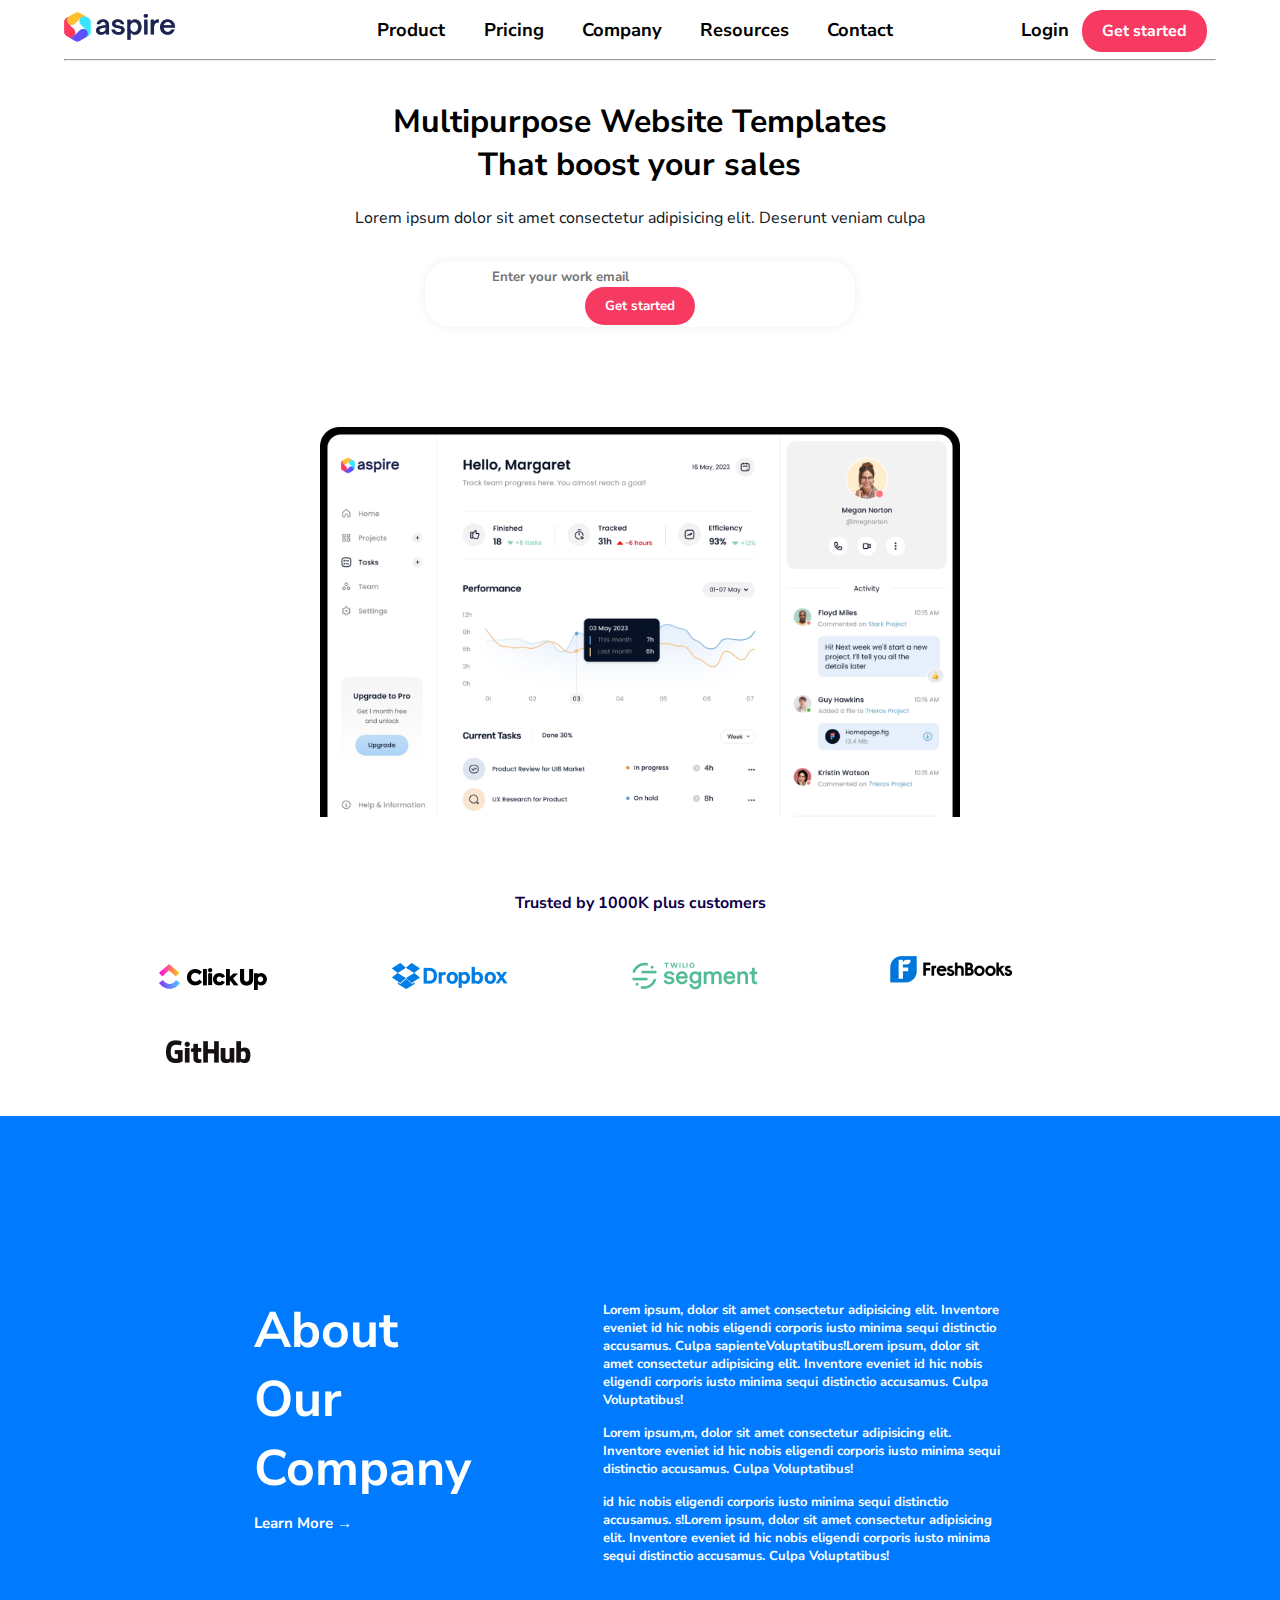
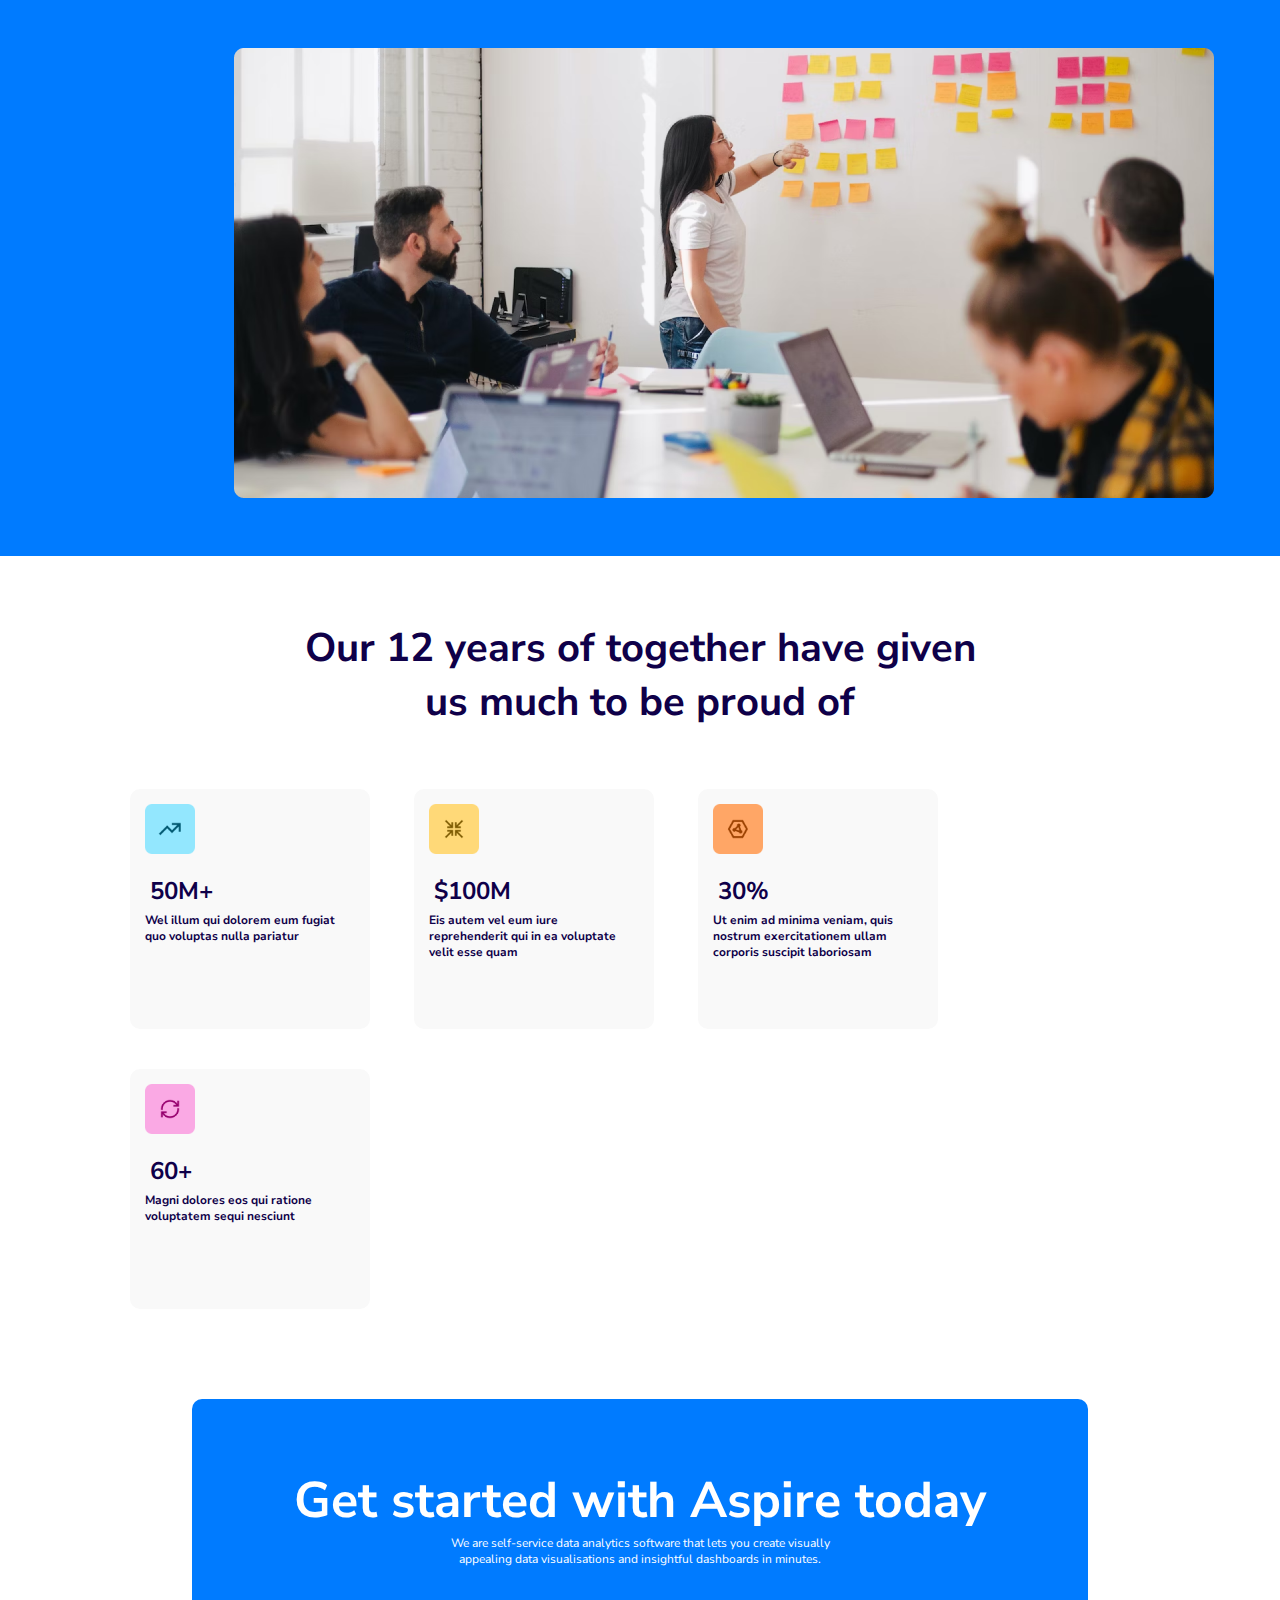
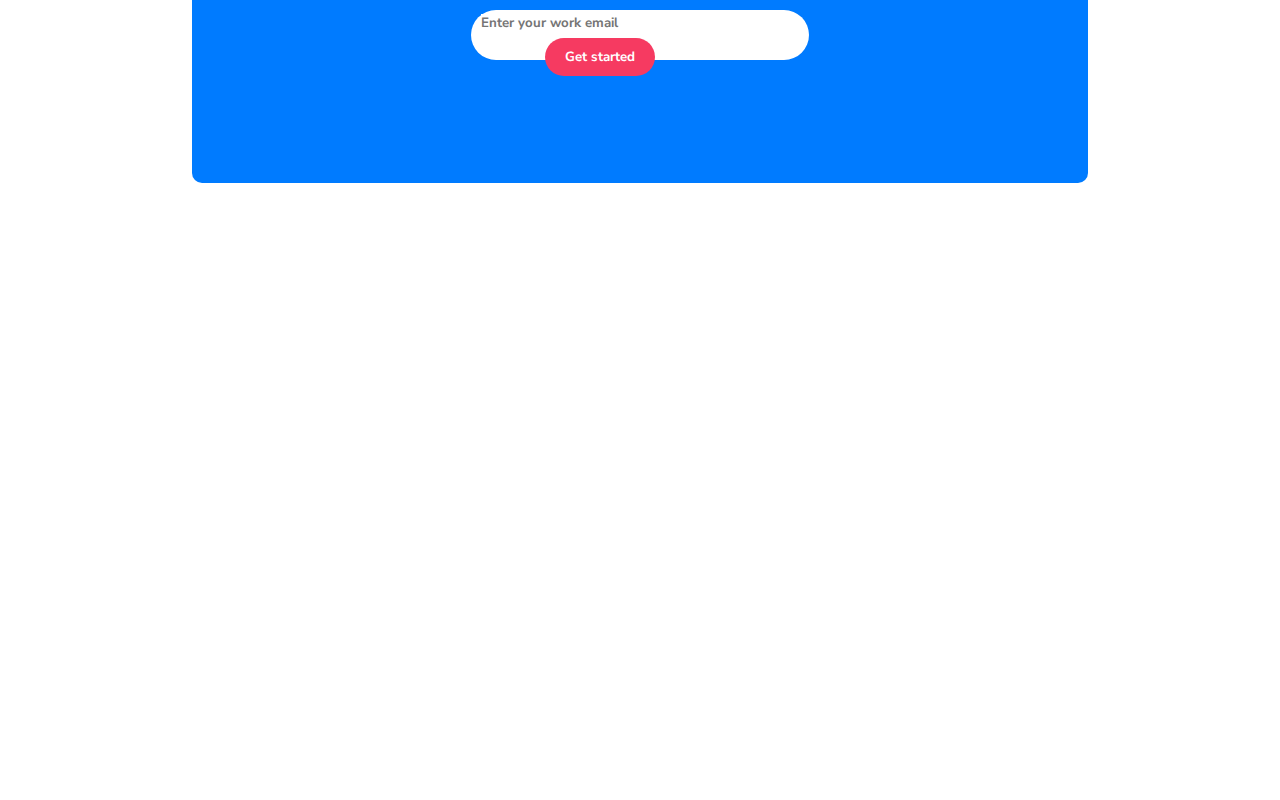
<file: app/index.html>
<!DOCTYPE html>
<html lang="en">
<head>
    <meta charset="UTF-8">
    <meta name="viewport" content="width=device-width, initial-scale=1.0">
    <title>Pro 1</title>
    <link rel="preconnect" href="https://fonts.googleapis.com">
<link rel="preconnect" href="https://fonts.gstatic.com" crossorigin>
<link href="https://fonts.googleapis.com/css2?family=Nunito+Sans:ital,opsz,wght@0,6..12,200..1000;1,6..12,200..1000&display=swap" rel="stylesheet">
    <link rel="stylesheet" href="css/style.css">
</head>
<body>
    <!-- start navbar -->
    <nav class="container">
        <div class="inline-block logo col-25">
            <img src="images/Logo.png">
        </div>
        <ul class="nav-items col-50 text-center">
            <li  class="nav-item px-3 py-3">
                <a href="" class="nav-link text-dark">Product</a>
            </li>

            <li  class="nav-item px-3 py-3">
                <a href="" class="nav-link text-dark">Pricing</a>
            </li>
            <li  class="nav-item px-3 py-3">
                <a href="" class="nav-link text-dark">Company</a>
            </li>
            <li  class="nav-item px-3 py-3">
                <a href="" class="nav-link text-dark">Resources</a>
            </li>
            <li  class="nav-item px-3 py-3">
                <a href="" class="nav-link text-dark">Contact</a>
            </li>

        </ul>
        <div class="inline-block col-25 text-end">
            <a href="#" class="nav-link px-3 text-dark">Login</a>
            <a href="#" class="secondry-bg text-white btn-primary px-3">Get started</a>
        </div>
    <hr>
    </nav>
    <!-- end navbar -->
    <!-- start hero text -->
     <section id="hero-text" class="container px-3 py-3 text-center">
        <h2>Multipurpose Website Templates That boost your sales</h2>
        <p class="text-muted">Lorem ipsum dolor sit amet consectetur adipisicing elit. Deserunt veniam culpa</p>
        <form>
            <div class="inline-block px-3" style="width:75%">
                <input placeholder="Enter your work email" class="no-border container-fluid">
            </div>
            <div class="text-end inline-block">

                <button class="secondry-bg text-white btn-primary px-3 no-border text-end">Get started</button>
            </div>
        </form>
     </section>
    <!--  -->
     <div class="dash-board">
        <img src="images/Product screenshot.png">
     </div>
     <div class="info">
        <p class="main-color text-center">Trusted by 1000K plus customers</p>
        <div class="sites"><img src="images/Group 13.png"></div>
        <div class="sites"><img src="images/Group 14.png"></div>
        <div class="sites"><img src="images/Group 15.png"></div>
        <div class="sites"><img src="images/freshbooks-logo-1 1.png"></div>
        <div class="sites"><img src="images/GitHub_Logo 1.png"></div>
     </div>

     <section class="about-company">
        <div class="container">
            <div class="div1">
                <h1>About Our Company</h1>
                 <a href="#" class="learn-more">Learn More <span>&#8594;</span></a>
            </div>
            <div class="div2"><p>Lorem ipsum, dolor sit amet consectetur adipisicing elit. Inventore eveniet id hic nobis eligendi corporis iusto minima sequi distinctio accusamus. 
                Culpa sapienteVoluptatibus!Lorem ipsum, dolor sit amet consectetur adipisicing elit. Inventore eveniet id hic nobis eligendi corporis iusto minima sequi distinctio accusamus. 
                Culpa  Voluptatibus!</p> <p>Lorem ipsum,m, dolor sit amet consectetur adipisicing elit. Inventore eveniet id hic nobis eligendi corporis iusto minima sequi distinctio accusamus. 
                    Culpa  Voluptatibus!</p> <p>id hic nobis eligendi corporis iusto minima sequi distinctio accusamus. 
                        s!Lorem ipsum, dolor sit amet consectetur adipisicing elit. Inventore eveniet id hic nobis eligendi corporis iusto minima sequi distinctio accusamus. 
                        Culpa  Voluptatibus!</p> </div>     
        </div>
        <div class="image">
            <img src="images/Rectangle 21.png" alt="Meeting" class="team-image">
         </div>
     </section>
     <section class="achievements">
        <div class="container">
            <h2 class="main-color">Our 12 years of together have given<br>us much to be proud of</h2>
            <div class="stats">
                <div class="stat main-color">
                    <img src="images/Icon.png" alt="">
                    <h3>50M+</h3>
                    <p>Wel illum qui dolorem eum fugiat quo voluptas nulla pariatur</p>
                </div>
                <div class="stat main-color">
                    <img src="images/Icon (1).png" alt="">
                    <h3>$100M</h3>
                    <p>Eis autem vel eum iure reprehenderit qui in ea voluptate velit esse quam</p>
                </div>
                <div class="stat main-color">
                    <img src="images/Icon (2).png" alt="">
                    <h3>30%</h3>
                    <p>Ut enim ad minima veniam, quis nostrum exercitationem ullam corporis suscipit laboriosam</p>
                </div>
                <div class="stat main-color">
                    <img src="images/Group 16.png" alt="">
                    <h3>60+</h3>
                    <p>Magni dolores eos qui ratione voluptatem sequi nesciunt</p>
                </div>
            </div>
        </div>
    </section>
    <section class="started">
        <div class="container">
            <div class="description">
                <h2>Get started with Aspire today</h2>
                <p>We are self-service data analytics software that lets you create visually appealing data 
                    visualisations and insightful dashboards in minutes.
                </p>
            </div>
            <div class="form text-center">
                <div class="inline-block px-3">
                    <input placeholder="Enter your work email" class="no-border container-fluid">
                </div>
                <div class="text-end inline-block button">
                    <button class="secondry-bg text-white btn-primary no-border text-end">Get started</button>
                </div>
            </form>


            </div>
            <form>
                
        

            
        </div>

    </section>

</body>
</html>
</file>
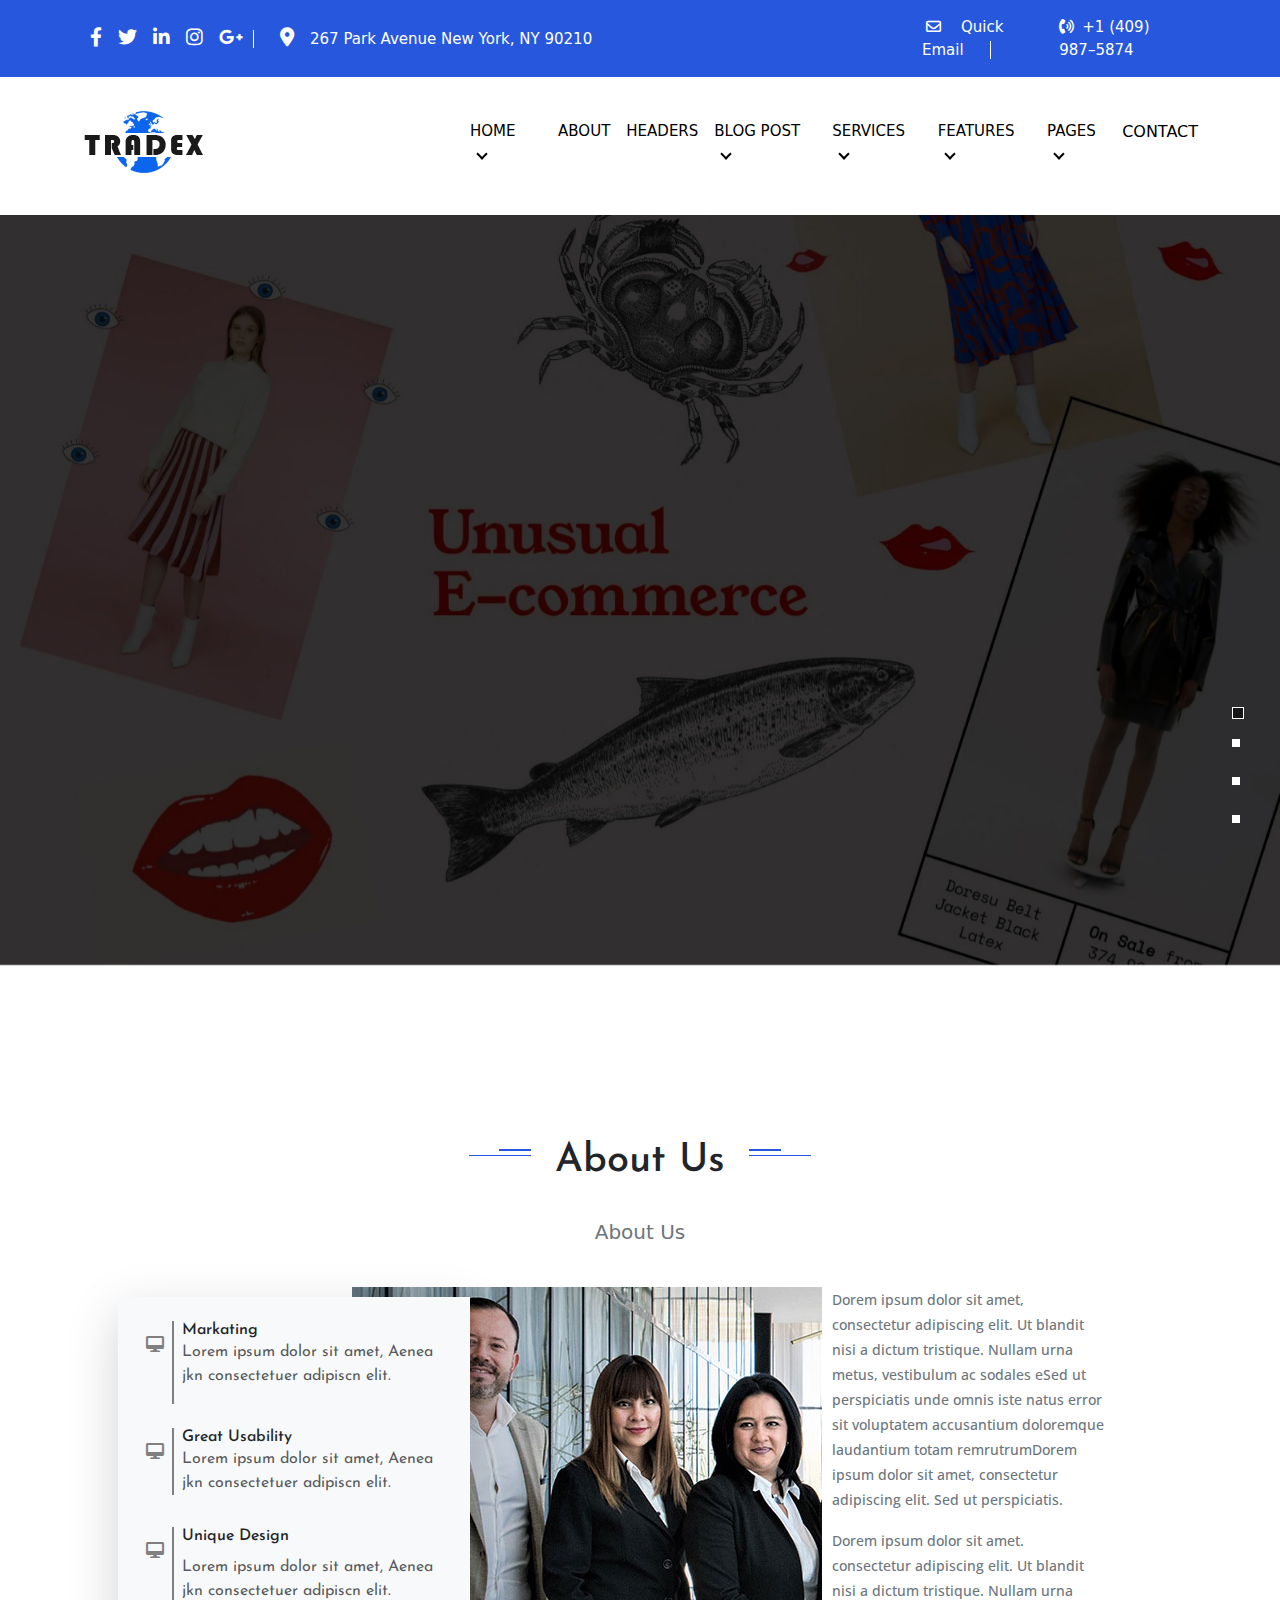
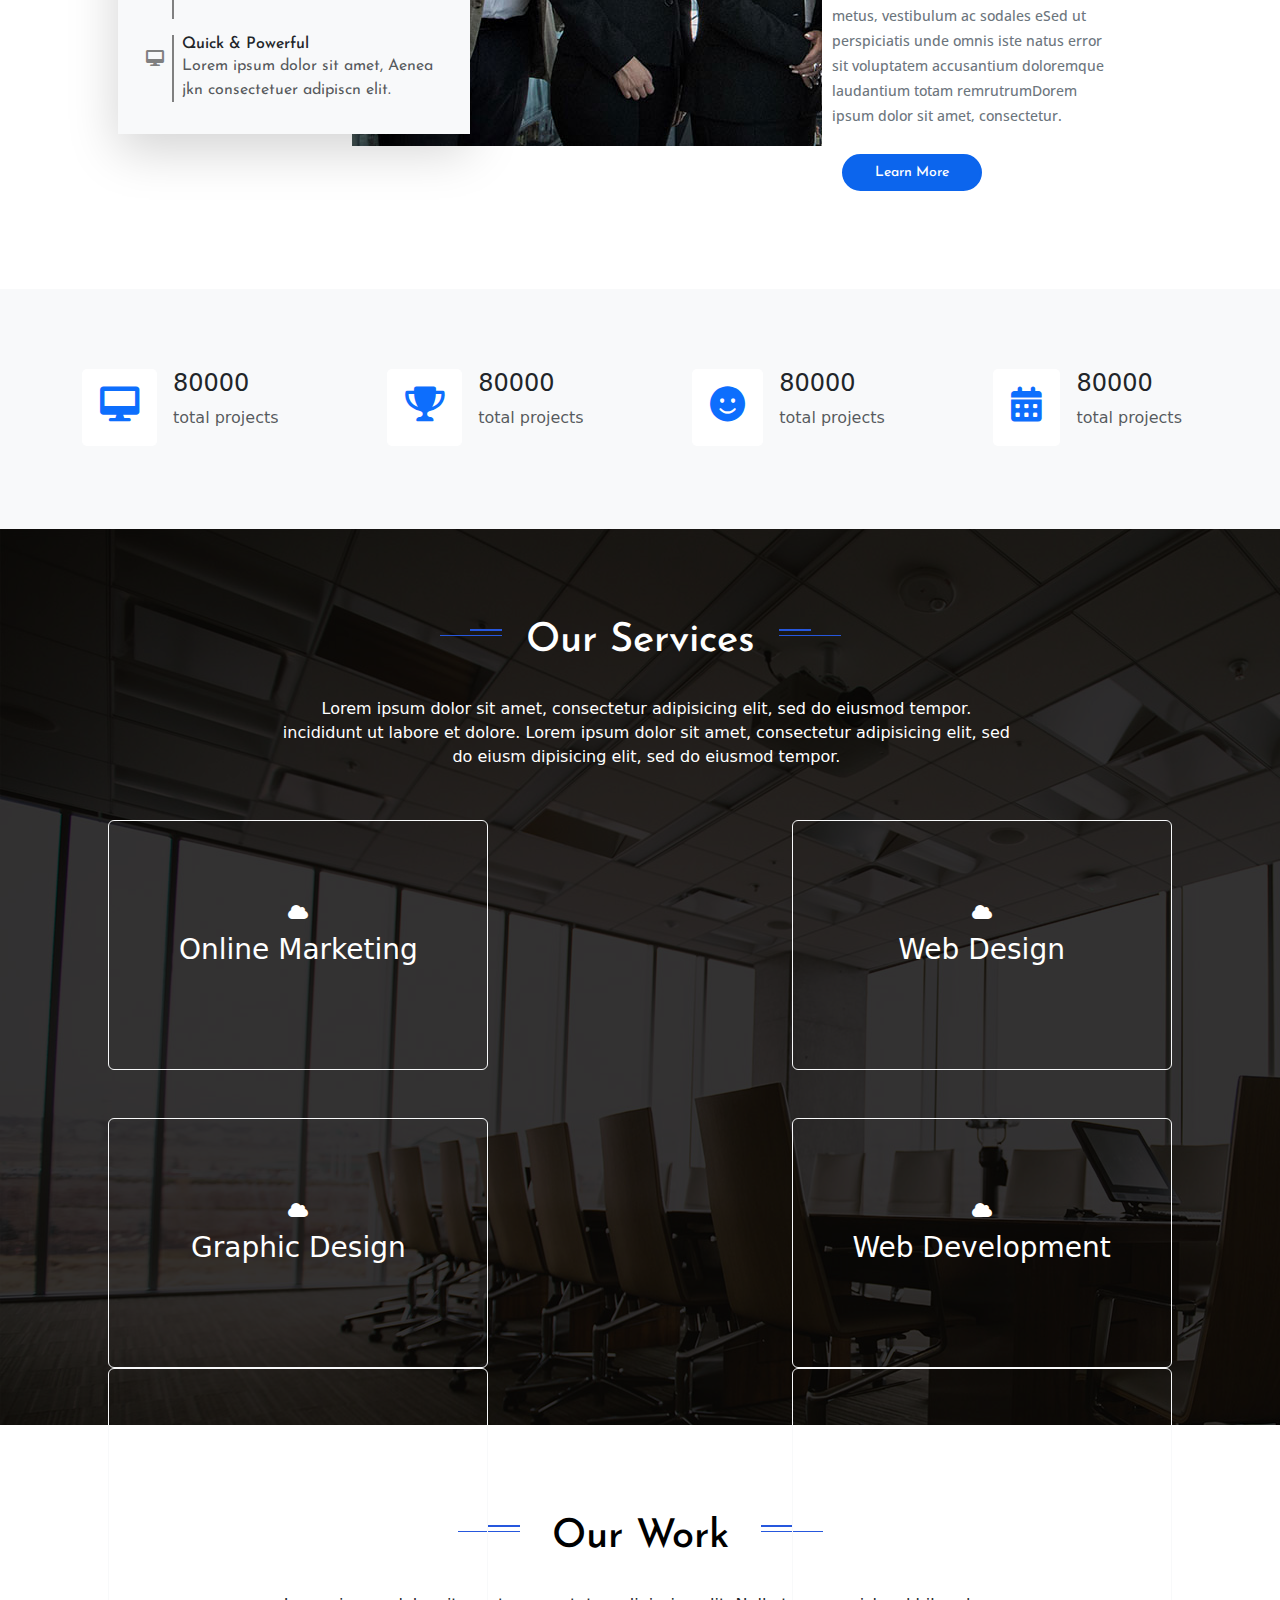
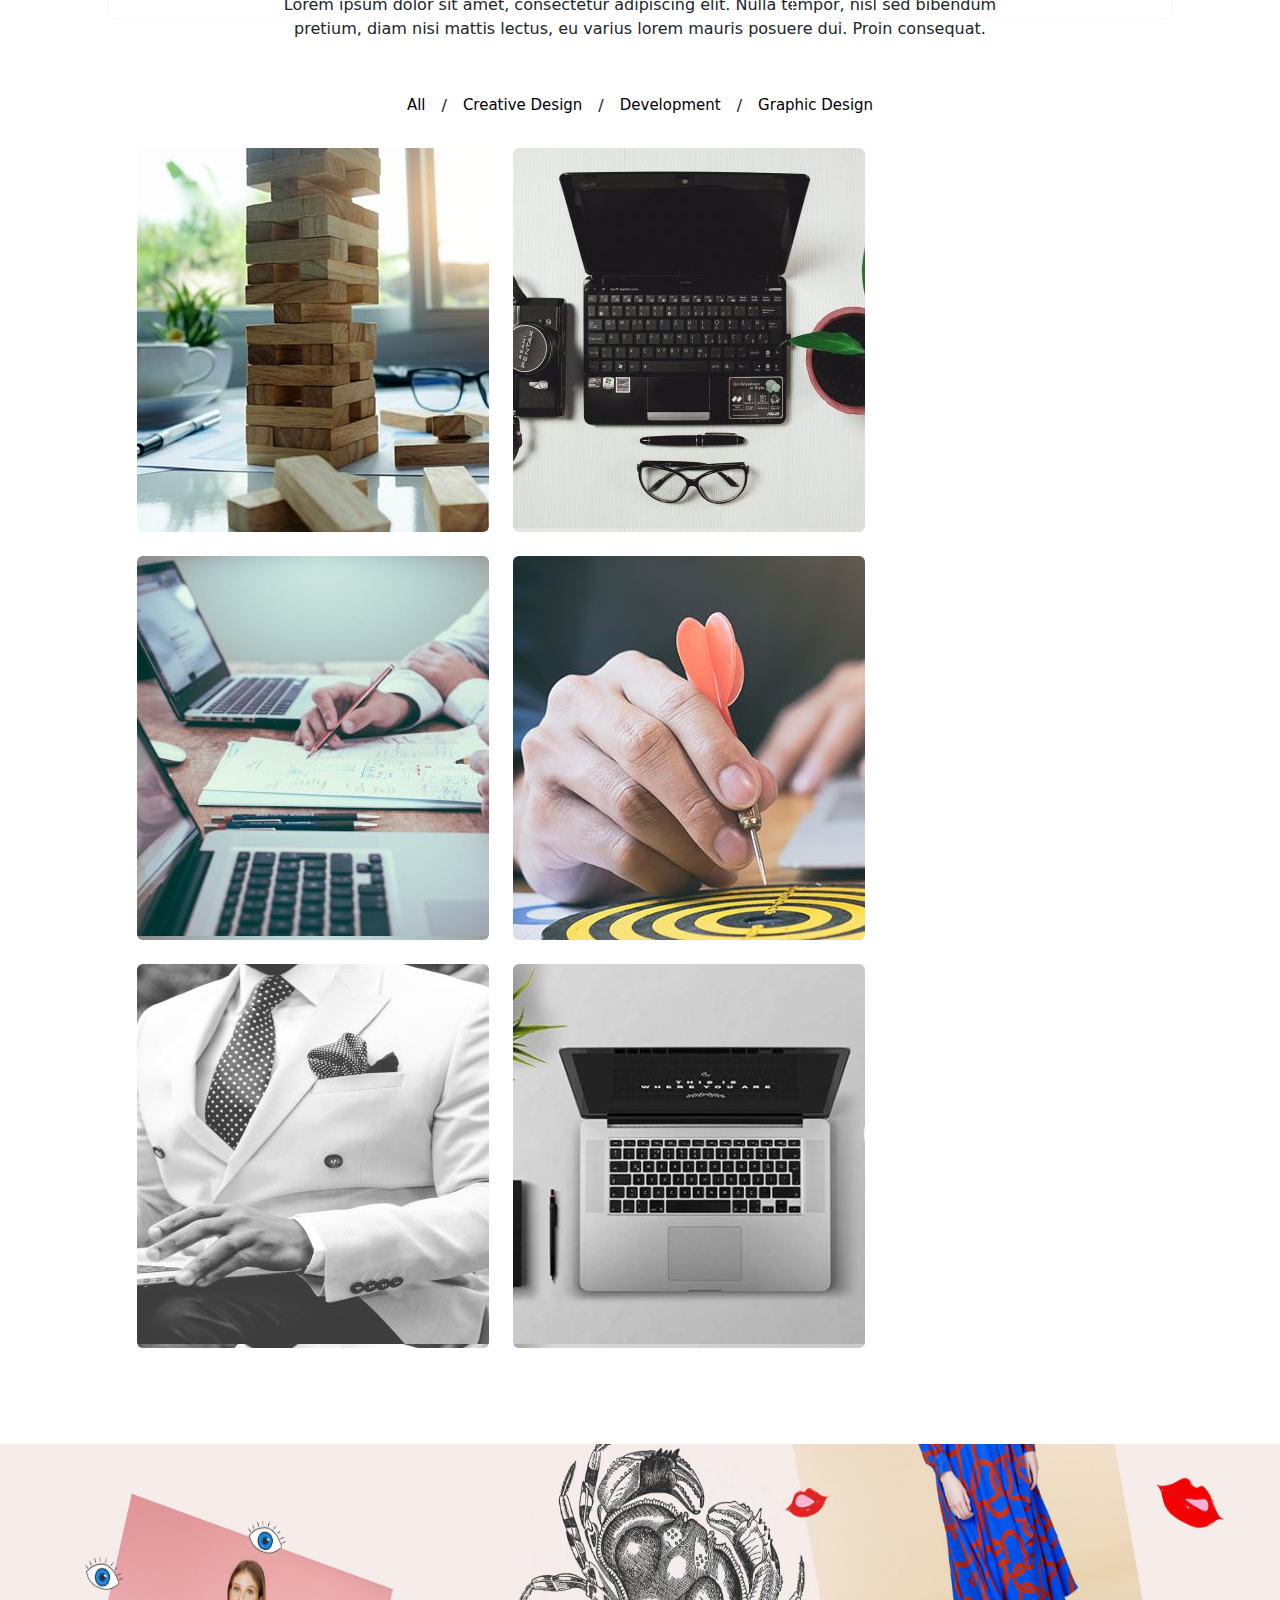
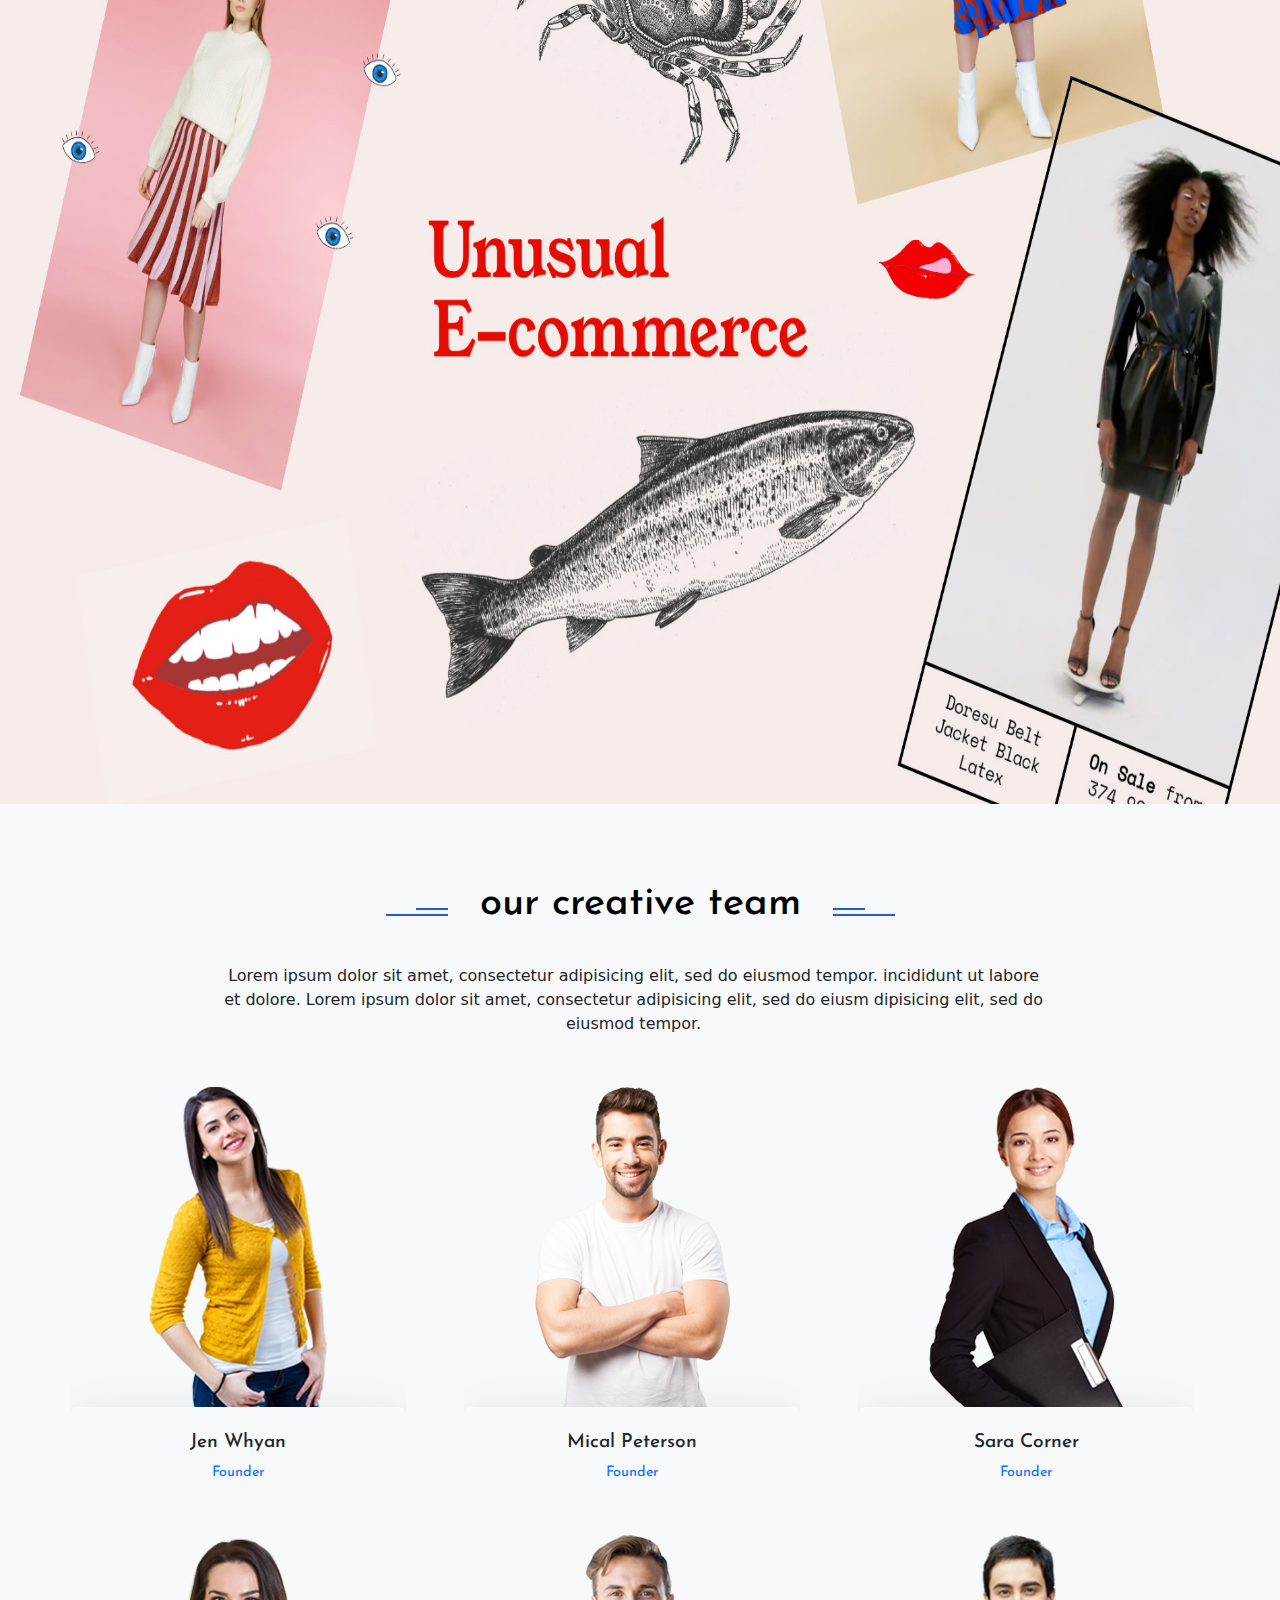
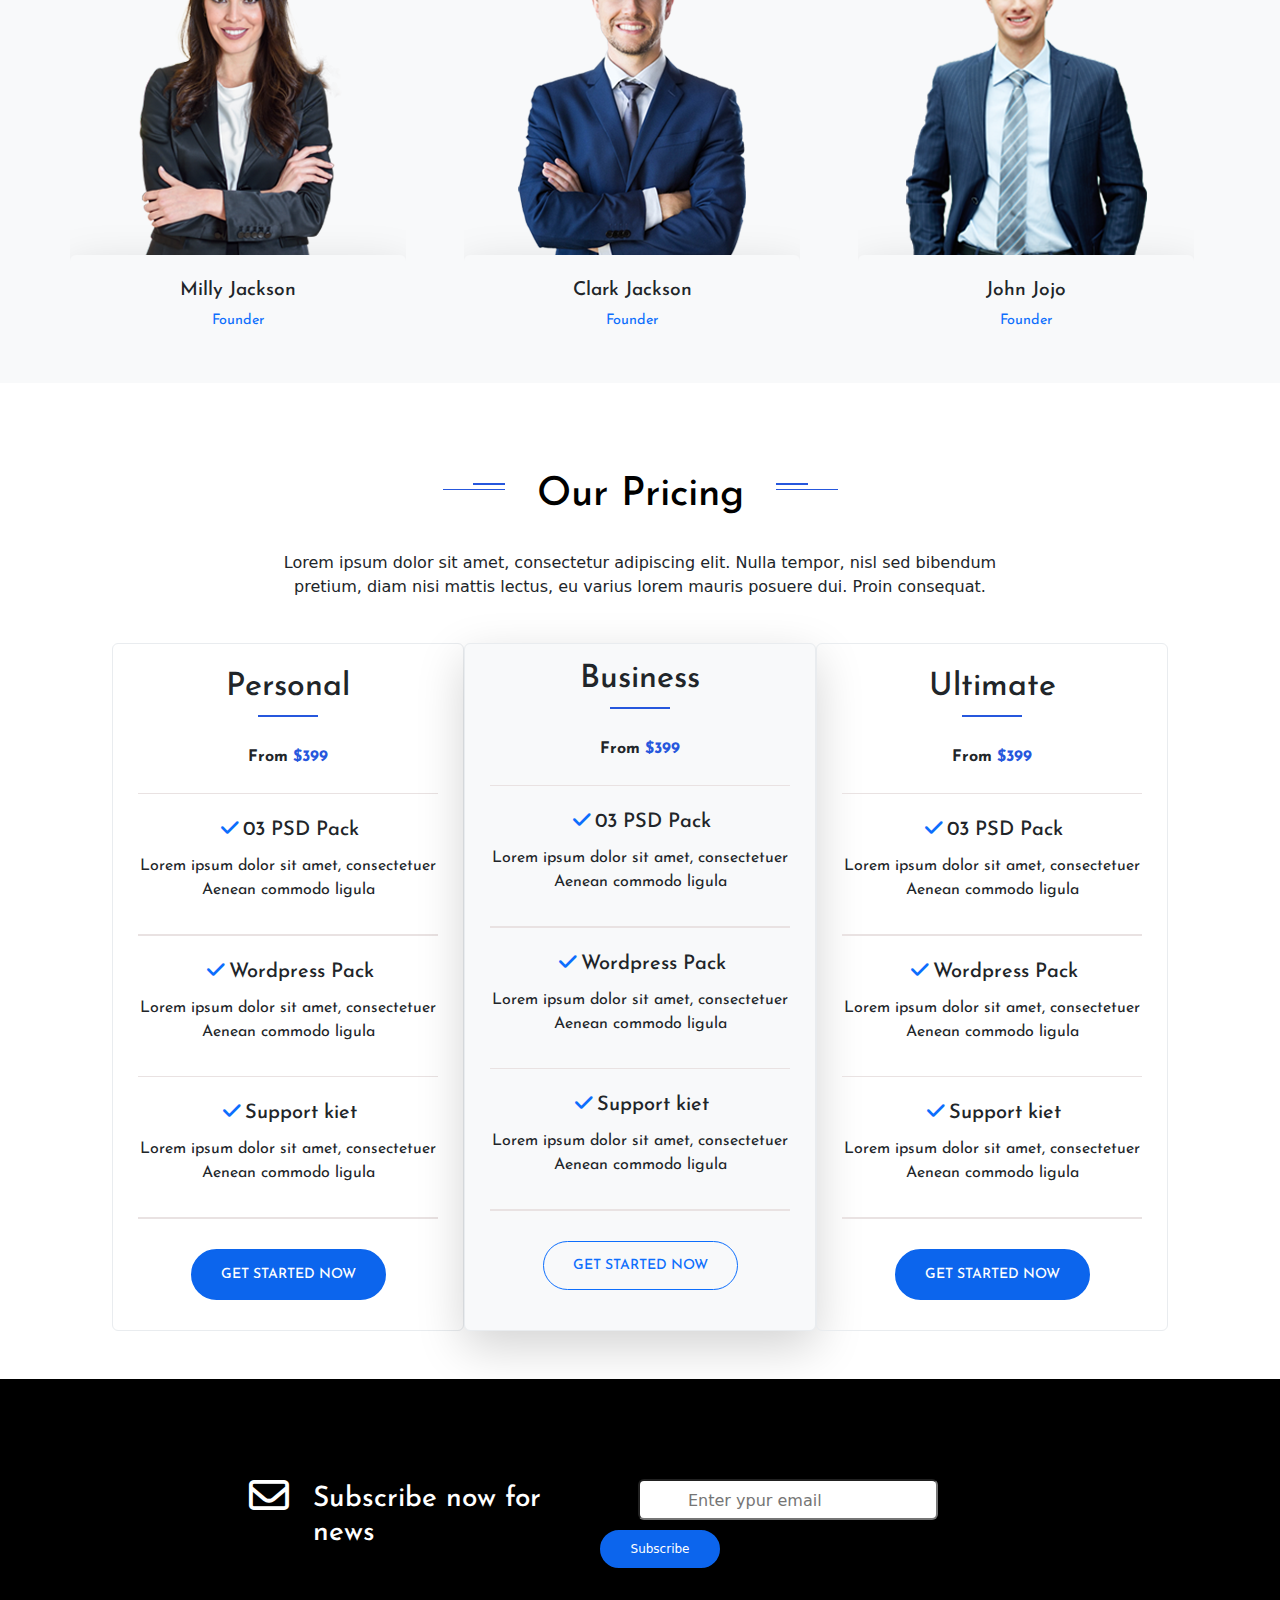
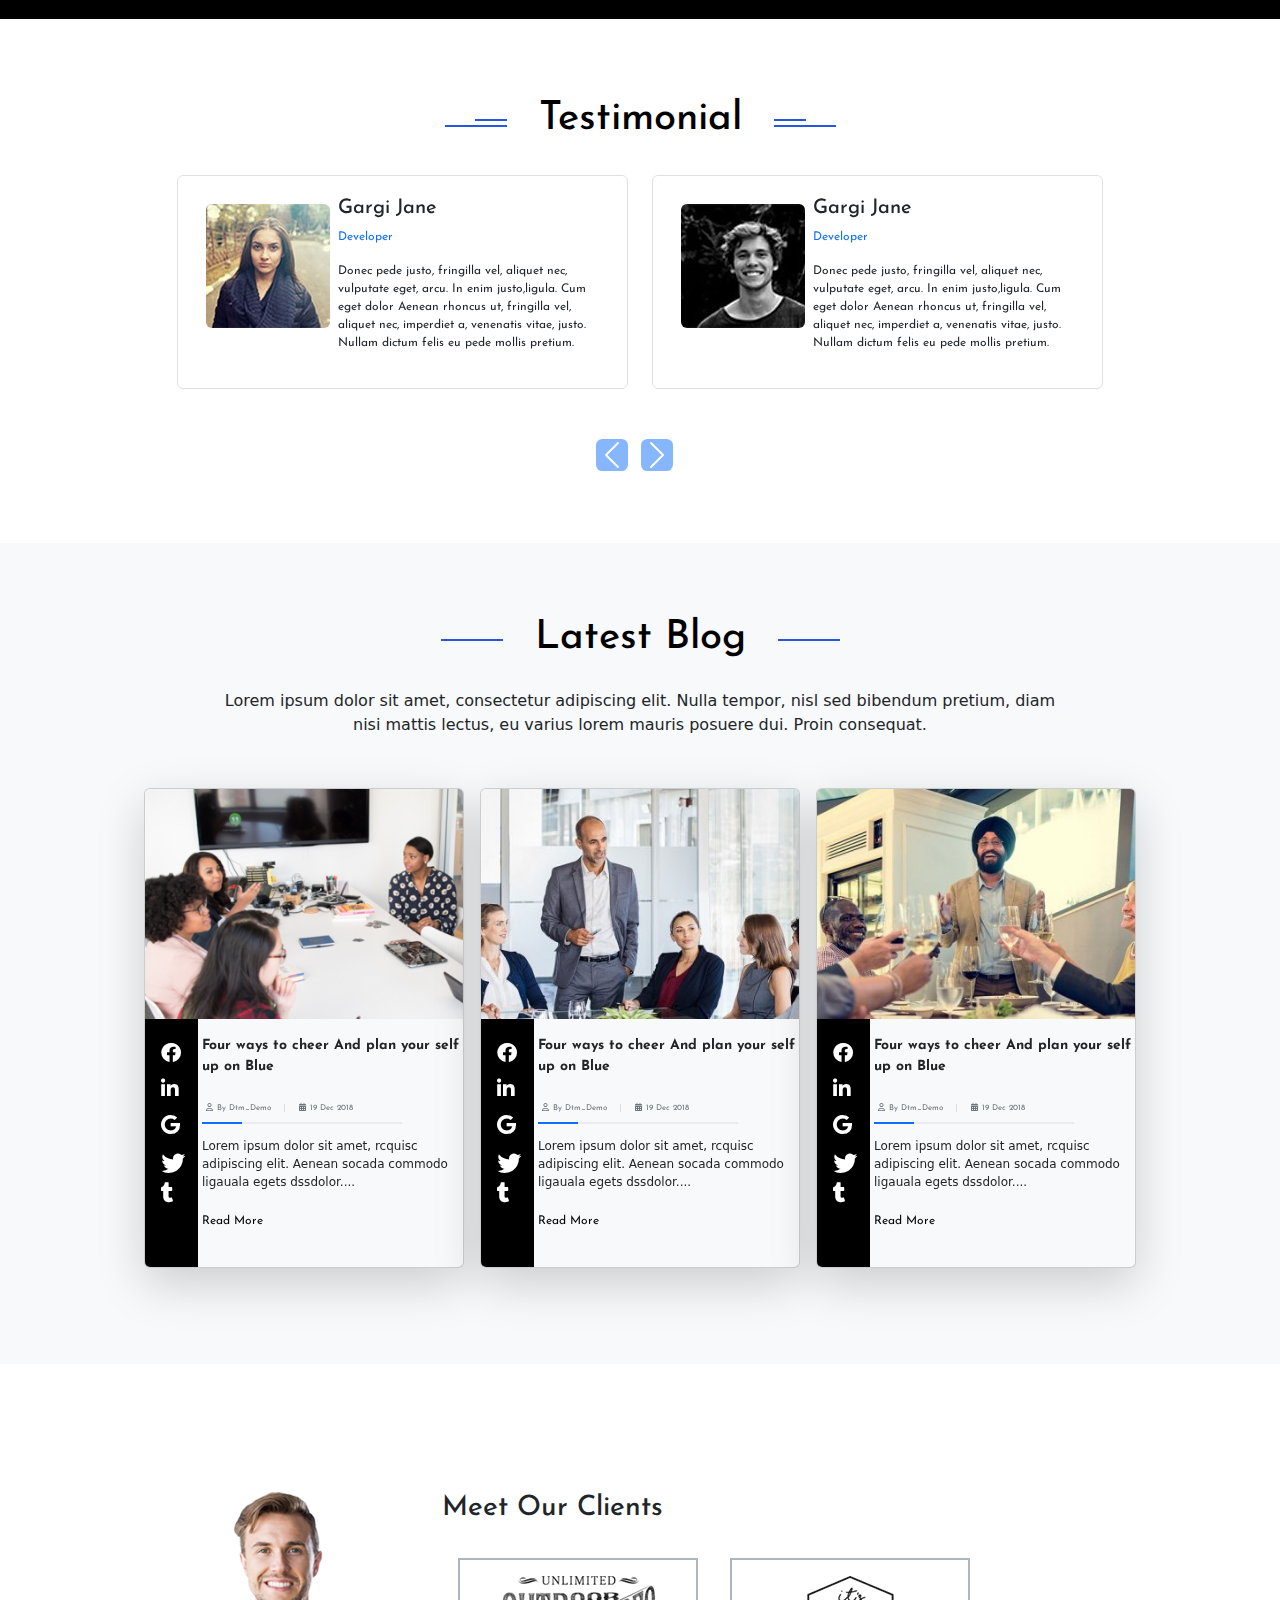
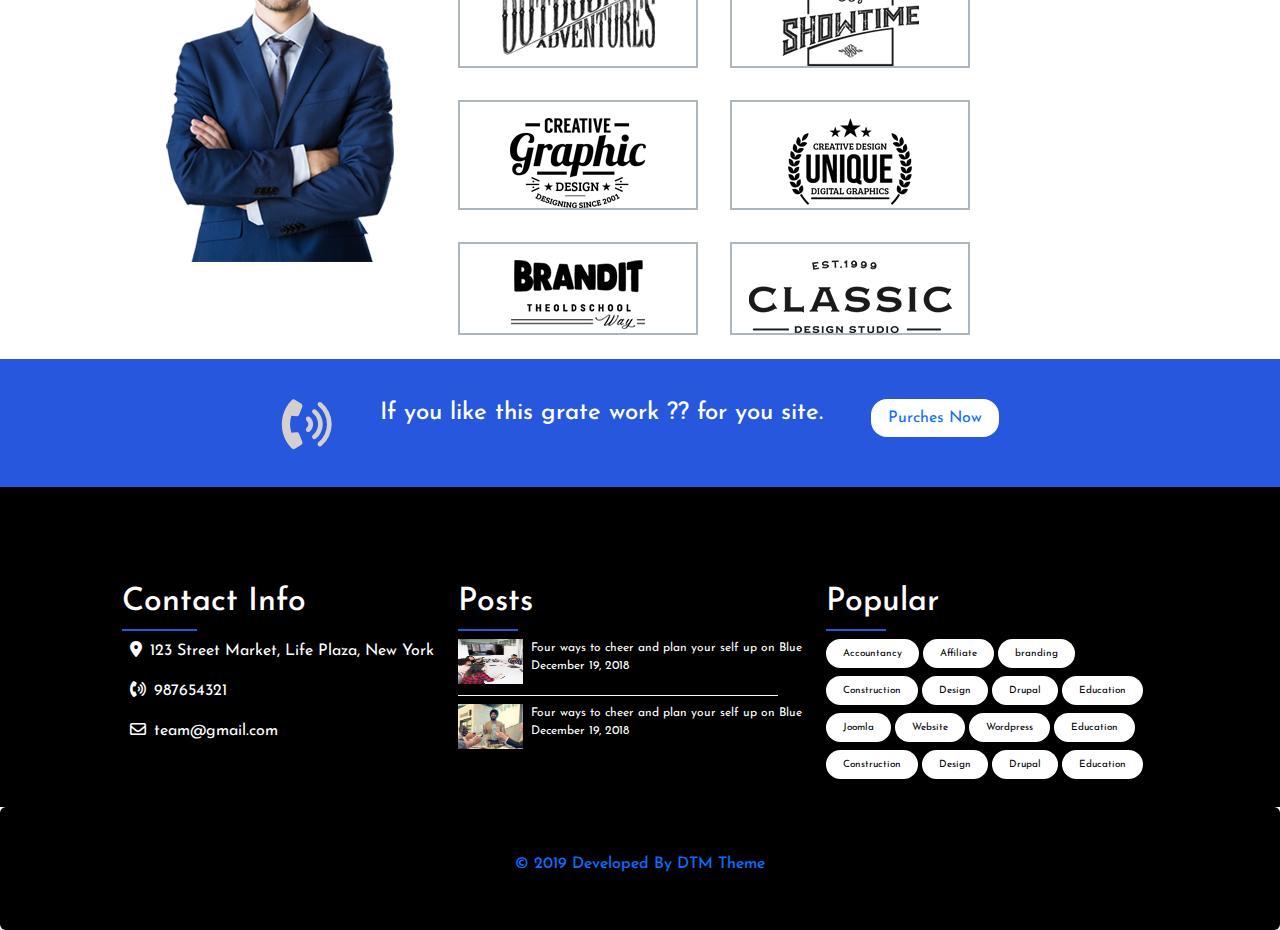
<file: final-project/index.html>
<!DOCTYPE html>
<html lang="en">
<head>
    <meta charset="UTF-8">
    <meta name="viewport" content="width=device-width, initial-scale=1.0">
    <link rel="stylesheet" href="css/bootstrap.min.css">
    <link rel="preconnect" href="https://fonts.googleapis.com">
    <link rel="preconnect" href="https://fonts.gstatic.com" crossorigin>
    <link href="https://fonts.googleapis.com/css2?family=Josefin+Sans:ital,wght@0,100..700;1,100..700&family=Raleway:ital,wght@0,100..900;1,100..900&family=Roboto+Serif:ital,opsz,wght@0,8..144,100..900;1,8..144,100..900&display=swap" rel="stylesheet">
    <link href="https://cdnjs.cloudflare.com/ajax/libs/font-awesome/6.0.0-beta3/css/all.min.css" rel="stylesheet">
    <link rel="stylesheet" href="https://cdnjs.cloudflare.com/ajax/libs/animate.css/4.1.1/animate.min.css"/>
    <link rel="preconnect" href="https://fonts.googleapis.com">
    <link rel="preconnect" href="https://fonts.gstatic.com" crossorigin>
    <link href="https://fonts.googleapis.com/css2?family=Josefin+Sans:ital,wght@0,100..700;1,100..700&family=Open+Sans:ital,wght@0,300..800;1,300..800&family=Raleway:ital,wght@0,100..900;1,100..900&family=Roboto+Serif:ital,opsz,wght@0,8..144,100..900;1,8..144,100..900&display=swap" rel="stylesheet">
    <link rel="stylesheet" href="style.css">
    <title>Document</title>
</head>
<body>
    <nav class="navbar navbar-expand-lg" style=" background-color:  #2657dd !important;">
        <div class="container">
          <div class="collapse navbar-collapse" id="navbarText">
            <ul class="navbar-nav mb-2 mb-lg-0 col-8">
              <li class="nav-item">
                <a class="nav-link px-2" aria-current="page" href="#"><i class="fa-brands fa-facebook-f text-white" style="font-size: 19px;"></i></a>
            </li>
            <li class="nav-item ">
                <a class="nav-link px-2 " aria-current="page" href="#"><i class="fa-brands fa-twitter text-white" style="font-size: 19px;"></i></a>
            </li>
            <li class="nav-item">
                <a class="nav-link px-2" aria-current="page" href="#"><i class="fa-brands fa-linkedin-in text-white" style="font-size: 19px;"></i></a>
            </li>
            <li class="nav-item">
                <a class="nav-link px-2" aria-current="page" href="#"><i class="fa-brands fa-instagram text-white" style="font-size: 19px;"></i></a>
            </li>
            <li class="nav-item">
                <a class="nav-link px-2" aria-current="page" href="#"><i class="fa-brands fa-google-plus-g text-white" style="font-size: 19px;"></i> <span class="divider"></span></a>
            </li>
            <li class="nav-item">
                <a class="nav-link" aria-current="page" href="#">
                <i class="fa-solid fa-location-dot text-white" style="font-size: 19px;"></i><span class="text-white px-3">267 Park Avenue New York, NY 90210</span></a>
            </li>
            </ul>
            <ul class="navbar-nav me-auto" style="margin-left: 5.5rem;">
                <li class="nav-item">
                  <a class="nav-link " aria-current="page" href="#"><i class="fa-regular fa-envelope text-white px-1"></i><span class="text-white px-3">Quick Email</span> </i> <span class="divider"></span></a>
              </li>
              <li class="nav-item">
                  <a class="nav-link" aria-current="page" href="#">
                    <i class="fa-solid fa-phone-volume text-white"></i><span class="text-white px-2">+1 (409) 987–5874</span></a>
              </li>
              </ul>
          </div>
        </div>
      </nav>
    <section class="container d-flex py-3 mb-2">
        <div class="py-3 col-4 justify-content-start">
            <img src="images/Trade-X-Logo.png">
        </div>
        <nav class="navbar navbar-expand-lg col-8 ms-auto justify-content-end">
          <button class="navbar-toggler" type="button" data-bs-toggle="collapse" data-bs-target="#navbarText" aria-controls="navbarText" aria-expanded="false" aria-label="Toggle navigation">
            <span class="navbar-toggler-icon"></span>
          </button>
          <div class="collapse navbar-collapse" id="navbarText">
            <ul class="navbar-nav fw-medium text-black ms-auto">
              <li class="nav-item px-2">
                <a class="nav-link " href="#">HOME<span class="px-2 py-2"><i class="arrow down"></i></span></a>
              </li>
              <li class="nav-item">
                <a class="nav-link px-2" href="#">ABOUT</a>
              </li>
              <li class="nav-item">
                <a class="nav-link px-2" href="#">HEADERS</a>
              </li>
              <li class="nav-item">
                <a class="nav-link px-2" href="#">BLOG POST<span class="px-2 py-2"><i class="arrow down"></i></span></a>
              </li>
              <li class="nav-item">
                <a class="nav-link px-2" href="#">SERVICES<span class="px-2 py-2"><i class="arrow down"></i></span></a>
              </li>
              <li class="nav-item">
                <a class="nav-link px-2" href="#">FEATURES<span class="px-2 py-2"><i class="arrow down"></i></span></a>
              </li>
              <li class="nav-item">
                <a class="nav-link px-2" href="#">PAGES<span class="px-2 py-2"><i class="arrow down"></i></span></a>
              </li>
              <li class="nav-item pt-2">
                <a class="text-black " href="contact.html" target="_self">CONTACT</a>
              </li>
            </ul>
          </div>
        </nav>        
        </div>
      </section>
      <div id="carouselExampleIndicators" class="carousel slide">
        <div class="carousel-indicators">
          <button type="button" data-bs-target="#carouselExampleIndicators" data-bs-slide-to="0" class="active" aria-current="true" aria-label="Slide 1"></button>
          <button type="button" data-bs-target="#carouselExampleIndicators" data-bs-slide-to="1" aria-label="Slide 2"></button>
          <button type="button" data-bs-target="#carouselExampleIndicators" data-bs-slide-to="2" aria-label="Slide 3"></button>
          <button type="button" data-bs-target="#carouselExampleIndicators" data-bs-slide-to="3" aria-label="Slide 4"></button>

        </div>
        <div class="carousel-inner">
          <div class="carousel-item active">
            <img src="images/WhatsApp Image 2024-10-21 at 9.51.30 PM (1).jpeg" class="d-block w-100" alt="...">
          </div>
          <div class="carousel-item" style="background-image: url('images/WhatsApp Image 2024-10-21 at 9.51.30 PM.jpeg');" >
            <div class="container slide-content">
              <div class="s1 text-white text-center" style="margin-top: 15%;">
                <h2 class="animate__animated animate__zoomInLeft fw-bold font-jose">What You Do Today For Peoples3</h2>
                <p class="animate__animated animate__zoomInRight text-center mx-auto font-open py-4">
                  Lorem ipsum dolor sit amet, consectetuer adipiscing elit uiooenean commodo ligula. adipiscing elit uiooenean commodo ligula.
              </p>
              <div class="animate__animated animate__slideInUp">
                <a href="#" class="btn btn-custom font-jose active">get start now </a>
               <a href="#" class="btn btn-custom font-jose"  > contact us </a>
              </div>
             </div>
            </div>
          </div>
          <div class="carousel-item" style="background-image: url('images/WhatsApp Image 2024-10-21 at 9.51.31 PM.jpeg');">
            <div class="container slide-content">
              <div class="s1 text-white text-center" style="margin-top: 15%;">
                <h2 class="animate__animated animate__zoomInRight fw-bold font-jose">What You Do Today For Peoples2</h2>
                <p class="animate__animated animate__zoomInRight text-center mx-auto font-open py-4">
                  Lorem ipsum dolor sit amet, consectetuer adipiscing elit uiooenean commodo ligula. adipiscing elit uiooenean commodo ligula.
              </p>
              <div class="animate__animated animate__slideInUp">
                <a href="#" class="btn btn-custom font-jose active">get start now </a>
               <a href="#" class="btn btn-custom font-jose"  > contact us </a>
              </div>
             </div>
            </div>
          </div>
          <div class="carousel-item" style="background-image: url(images/slider1.jpg);">
            <div class="overlay"></div>
            <div class="container slide-content" style="position: absolute; top: 0; left: 0; right: 0; bottom: 0; display: flex; justify-content: center; align-items: center;">
              <div class="s1 text-white text-center" style="margin-top: 15%;">
                <h2 class="animate__animated animate__zoomInRight fw-bold font-jose">What You Do Today For Peoples1</h2>
                <p class="animate__animated animate__zoomInRight text-center mx-auto font-open py-4">
                  Lorem ipsum dolor sit amet, consectetuer adipiscing elit uiooenean commodo ligula eget dolorenean massa cum.
              </p>
              <div class="animate__animated animate__slideInUp">
                <a href="#" class="btn btn-custom font-jose active">get start now </a>
               <a href="#" class="btn btn-custom font-jose"  > contact us </a>
              </div>
             </div>
            </div>
          </div>
        </div>
      </div>
      </div>
    <section class="container about-us pt-5 position-relative">
      <div class="title d-flex justify-content-center pt-4">
        <div class="py-5">
          <div class="my-1 ms-auto" style="width: 32px; height: 1.9px; background-color: #2657dd; "></div>
          <div style="width: 62px; height: 1.5px; background-color: #2657dd;"></div>
        </div>  
        <div class="px-4 align-self-center pt-3"><h3 class="h1 font-jose py-4">About Us</h3></div>
        <div class="py-5">
          <div class="my-1" style="width: 32px; height: 1.9px; background-color: #2657dd; "></div>
          <div style="width: 62px; height: 1.5px; background-color: #2657dd;"></div>
        </div>  
      </div>
      <p class="fs-5 text-secondary text-center">About Us<p>
      <div class="d-flex justify-content-center py-4">
        <div class="col-5">
          <div class="about-details"></div>
          <div class="ms-5" style="margin-left: 38% !important;"> <img src="images/abt-3.jpg" alt=""></div>
        </div>
        <div class="col-5 abt-p font-open">
          <p class="text-secondary">Dorem ipsum dolor sit amet, consectetur adipiscing elit. Ut blandit nisi a dictum tristique. Nullam urna metus, vestibulum ac sodales eSed ut perspiciatis unde omnis iste natus error sit voluptatem accusantium doloremque laudantium totam remrutrumDorem ipsum dolor sit amet, consectetur adipiscing elit. Sed ut perspiciatis.</p>
          <p class="text-secondary">Dorem ipsum dolor sit amet. consectetur adipiscing elit. Ut blandit nisi a dictum tristique. Nullam urna metus, vestibulum ac sodales eSed ut perspiciatis unde omnis iste natus error sit voluptatem accusantium doloremque laudantium totam remrutrumDorem ipsum dolor sit amet, consectetur.</p>
          <a href="#" class="btn btn-custom  active font-jose" style="padding: 6px 6px;min-width: 140px;  font-size: 14px;" >Learn more</a>
        </div>
      </div>  
      <div class="about-details shadow-lg p-3 mb-5 bg-body-tertiary ">
        <div class="d-flex py-2">
          <div class="icon">
            <i class="fa-solid fa-desktop"></i>
          </div>
          <div class="font-jose ps-2">
            <h6 class="m-0 p-0">Markating</h6>
            <p class="f-7 text-body-secondary">Lorem ipsum dolor sit amet, Aenea jkn consectetuer adipiscn elit.</p>
          </div>
        </div>
        <div class="d-flex py-3">
          <div class="icon">
            <i class="fa-solid fa-desktop"></i>
          </div>
          <div class="font-jose ps-2">
            <h6 class="m-0 p-0">Great Usability</h6>
            <p class="f-7 text-body-secondary m-0 p-0">Lorem ipsum dolor sit amet, Aenea jkn consectetuer adipiscn elit.</p>
          </div>
        </div>
        <div class="d-flex py-3">
          <div class="icon">
            <i class="fa-solid fa-desktop"></i>
          </div>
          <div class="font-jose ps-2">
            <h6>Unique Design</h6>
            <p class="f-6 text-body-secondary">Lorem ipsum dolor sit amet, Aenea jkn consectetuer adipiscn elit.</p>
          </div>
        </div>
        <div class="d-flex">
          <div class="icon">
            <i class="fa-solid fa-desktop"></i>
          </div>
          <div class="font-jose ps-2">
            <h6 class="m-0 p-0">Quick &amp; Powerful</h6>
            <p class="f-7 text-body-secondary m-0 p-0">Lorem ipsum dolor sit amet, Aenea jkn consectetuer adipiscn elit.</p>
          </div>
        </div>
      </div>
    </section>
    <section class="counter bg-body-tertiary">
      <div class="container d-flex justify-content-between">
        <div class="d-flex">
          <div class="counters bg-body">
            <i class="fa-solid fa-desktop text-primary"></i>
          </div>
          <div class="px-3"><h4>80000</h4>
            <p class="text-body-secondary">total projects</p></div>
        </div>
        <div class="d-flex">
          <div class="counters bg-body">
            <i class="fa-solid fa-trophy text-primary"></i>
          </div>
          <div class="px-3"><h4>80000</h4>
            <p class="text-body-secondary">total projects</p></div>
        </div>
        <div class="d-flex">
          <div class="counters bg-body">
            <i class="fa-solid fa-face-smile text-primary"></i>
          </div>
          <div class="px-3"><h4>80000</h4>
            <p class="text-body-secondary">total projects</p></div>
        </div>
        <div class="d-flex">
          <div class="counters bg-body">
            <i class="fa-solid fa-calendar-days text-primary"></i>
          </div>
          <div class="px-3"><h4>80000</h4>
            <p class="text-body-secondary">total projects</p></div>
        </div>
      </div>
    </section>
    <section class="services container-fluide">
      <div class="overlay">
        <div class="title d-flex justify-content-center pt-5 text-white">
          <div class="py-5">
            <div class="my-1 ms-auto" style="width: 32px; height: 1.9px; background-color: #2657dd; "></div>
            <div style="width: 62px; height: 1.5px; background-color: #2657dd;"></div>
          </div>  
          <div class="px-4 align-self-center pt-3"><h3 class="h1 font-jose py-4">Our Services</h3></div>
          <div class="py-5">
            <div class="my-1" style="width: 32px; height: 1.9px; background-color: #2657dd; "></div>
            <div style="width: 62px; height: 1.5px; background-color: #2657dd;"></div>
          </div>  
        </div>
        <div class="text-center text-white" style="width: 57%; margin-left: 22%; margin-bottom: 4%;">
          <p>Lorem ipsum dolor sit amet, consectetur adipisicing elit, sed do eiusmod tempor. incididunt ut labore et dolore. Lorem ipsum dolor sit amet, consectetur adipisicing elit, sed do eiusm dipisicing elit, sed do eiusmod tempor.</p>
        </div>
        <section class="d-flex justify-content-center container justify-content-between flex-wrap" style="padding-left: 3%; padding-right: 3%;">
          <div class="div1 border border-light position-relative rounded mb-5">
            <div class="content-div text-center"style="padding-top: 5rem;">
              <i class="fa-solid fa-cloud text-white"></i>
              <h3 class="text-white py-2">Online Marketing</h3>
            </div>
            <div class="div2 position-absolute bg-body text-black text-center justify-content-center rounded">
              <p class="h5 font-jose py-1">Online Marketing</p>
              <p>Lorem ipsum dolor sit amet, consectetur adipisicing elit, sed do eiusmod tempor. Incididunt ut labore et dolore. Lorem ipsum dolor sit amet.</p>
              <a href="#" class="btn btn-custom active" style="font-size: 16px; padding: 4px 10px;">Read More</a>
            </div>
          </div>
          <div class="div1 border border-light position-relative rounded">
            <div class="content-div text-center "style="padding-top: 5rem;">
              <i class="fa-solid fa-cloud text-white"></i>
              <h3 class="text-white py-2">Web Design</h3>
            </div>
            <div class="div2 position-absolute bg-body text-black text-center justify-content-center rounded">
              <p class="h5 font-jose py-1">Web Design</p>
              <p>Lorem ipsum dolor sit amet, consectetur adipisicing elit, sed do eiusmod tempor. Incididunt ut labore et dolore. Lorem ipsum dolor sit amet.</p>
              <a href="#" class="btn btn-custom active" style="font-size: 16px; padding: 4px 10px;">Read More</a>
            </div>
          </div>
          <div class="div1 border border-light position-relative rounded">
            <div class="content-div text-center"style="padding-top: 5rem;">
              <i class="fa-solid fa-cloud text-white"></i>
              <h3 class="text-white py-2">Graphic Design</h3>
            </div>
            <div class="div2 position-absolute bg-body text-black text-center justify-content-center rounded">
              <p class="h5 font-jose py-1">Graphic Design</p>
              <p>Lorem ipsum dolor sit amet, consectetur adipisicing elit, sed do eiusmod tempor. Incididunt ut labore et dolore. Lorem ipsum dolor sit amet.</p>
              <a href="#" class="btn btn-custom active" style="font-size: 16px; padding: 4px 10px;">Read More</a>
            </div>
          </div>
          <div class="div1 border border-light position-relative rounded">
            <div class="content-div text-center"style="padding-top: 5rem;">
              <i class="fa-solid fa-cloud text-white"></i>
              <h3 class="text-white py-2">Web Development</h3>
            </div>
            <div class="div2 position-absolute bg-body text-black text-center justify-content-center rounded">
              <p class="h5 font-jose py-1">Web Development</p>
              <p>Lorem ipsum dolor sit amet, consectetur adipisicing elit, sed do eiusmod tempor. Incididunt ut labore et dolore. Lorem ipsum dolor sit amet.</p>
              <a href="#" class="btn btn-custom active" style="font-size: 16px; padding: 4px 10px;">Read More</a>
            </div>
          </div>
          <div class="div1 border border-light position-relative rounded">
            <div class="content-div text-center"style="padding-top: 5rem;">
              <i class="fa-solid fa-cloud text-white"></i>
              <h3 class="text-white py-2">Networking</h3>
            </div>
            <div class="div2 position-absolute bg-body text-black text-center justify-content-center rounded">
              <p class="h5 font-jose py-1">Networking</p>
              <p>Lorem ipsum dolor sit amet, consectetur adipisicing elit, sed do eiusmod tempor. Incididunt ut labore et dolore. Lorem ipsum dolor sit amet.</p>
              <a href="#" class="btn btn-custom active" style="font-size: 16px; padding: 4px 10px;">Read More</a>
            </div>
          </div>
          <div class="div1 border border-light position-relative rounded">
            <div class="content-div text-center" style="padding-top: 5rem;">
              <i class="fa-solid fa-cloud text-white"></i>
              <h3 class="text-white py-2">Wordpress Theme</h3>
            </div>
            <div class="div2 position-absolute bg-body text-black text-center justify-content-center rounded">
              <p class="h5 font-jose py-1">Wordpress Theme</p>
              <p>Lorem ipsum dolor sit amet, consectetur adipisicing elit, sed do eiusmod tempor. Incididunt ut labore et dolore. Lorem ipsum dolor sit amet.</p>
              <a href="#" class="btn btn-custom active" style="font-size: 16px; padding: 4px 10px;">Read More</a>
            </div>
          </div>
        </section>
      </div>
    </section>
    <section class="our-work container pb-4" >
      <div class="title d-flex justify-content-center pt-5 text-white">
        <div class="py-5">
          <div class="my-1 ms-auto" style="width: 32px; height: 1.9px; background-color: #2657dd; "></div>
          <div style="width: 62px; height: 1.5px; background-color: #2657dd;"></div>
        </div>  
        <div class="px-4 align-self-center pt-3"><h3 class="h1 font-jose py-4 text-black px-2">Our Work</h3></div>
        <div class="py-5">
          <div class="my-1" style="width: 32px; height: 1.9px; background-color: #2657dd; "></div>
          <div style="width: 62px; height: 1.5px; background-color: #2657dd;"></div>
        </div>  
      </div>
      <div class="text-center" style="width: 66%; margin-left: 17%; margin-bottom: 4%;">
        <p>Lorem ipsum dolor sit amet, consectetur adipiscing elit. Nulla tempor, nisl sed bibendum pretium, diam nisi mattis lectus, eu varius lorem mauris posuere dui. Proin consequat.</p>
      </div>
      <div class="container mt-4">
        <nav class="nav body-nav justify-content-center mb-4">
            <a class="nav-link active" href="#" data-filter="all">All</a>
            <span class="nav-slash pt-2">/</span>
            <a class="nav-link" href="#" data-filter="creative-design">Creative Design</a>
            <span class="nav-slash pt-2">/</span>
            <a class="nav-link" href="#" data-filter="development">Development</a>
            <span class="nav-slash pt-2">/</span>
            <a class="nav-link" href="#" data-filter="graphic-design">Graphic Design</a>
        </nav>
    </div>
    <div class="">
      <div class="row container"style="padding-left: 6%; padding-right: 6%;" >
        <div class="card-item position-relative rounded-2 mb-4 me-4" data-category="development,graphic-design" style="background-image: url(images/port2-370x390.jpg)">
          <div class="overlay-img position-absolute d-flex rounded">
            <div class="overlay-content font-jose p-3 text-white">
              <h4>Developement, Graphic Design</h4>
              <h5>Project Title01</h5>
          </div>
          <i class="fa-solid fa-plus text-end text-white position-absolute" style="right: 20px; top: 25px; "></i>
          </div>
        </div>
        <div class="card-item position-relative rounded-2 mb-4 me-4" data-category="development,graphic-design" style="background-image: url(images/computer-472016_1920-360x380.jpg)">
          <div class="overlay-img position-absolute d-flex rounded">
            <div class="overlay-content font-jose p-3 text-white">
              <h4>Developement, Graphic Design</h4>
              <h5>Project Title01</h5>
          </div>
          <i class="fa-solid fa-plus text-end text-white position-absolute" style="right: 20px; top: 25px; "></i>
          </div>
        </div>
        <div class="card-item position-relative rounded-2 mb-4 me-4" data-category="creative-design,development,graphic-design" style="background-image: url(images/office-1209640_1920-1-360x380.jpg)">
          <div class="overlay-img position-absolute d-flex rounded">
            <div class="overlay-content font-jose p-3 text-white">
              <h4>Developement, Graphic Design</h4>
              <h5>Project Title01</h5>
          </div>
          <i class="fa-solid fa-plus text-end text-white position-absolute" style="right: 20px; top: 25px; "></i>
          </div>
        </div>
        <div class="card-item position-relative rounded-2 mb-4 me-4" data-category="creative-design" style="background-image: url(images/port7-370x390.jpg)">
          <div class="overlay-img position-absolute d-flex rounded">
            <div class="overlay-content font-jose p-3 text-white">
              <h4>Developement, Graphic Design</h4>
              <h5>Project Title01</h5>
          </div>
          <i class="fa-solid fa-plus text-end text-white position-absolute" style="right: 20px; top: 25px; "></i>
          </div>
        </div>
        <div class="card-item position-relative rounded-2 mb-4 me-4" data-category="development" style="background-image: url(images/suit-869380_1920-360x380.jpg)">
          <div class="overlay-img position-absolute d-flex rounded">
            <div class="overlay-content font-jose p-3 text-white">
              <h4>Developement, Graphic Design</h4>
              <h5>Project Title01</h5>
          </div>
          <i class="fa-solid fa-plus text-end text-white position-absolute" style="right: 20px; top: 25px; "></i>
          </div>
        </div>
        <div class="card-item position-relative rounded-2 mb-4" data-category="graphic-design" style="background-image: url(images/port2-5-360x380.jpg)">
          <div class="overlay-img position-absolute d-flex rounded">
            <div class="overlay-content font-jose p-3 text-white">
              <h4>Developement, Graphic Design</h4>
              <h5>Project Title01</h5>
          </div>
          <i class="fa-solid fa-plus text-end text-white position-absolute" style="right: 20px; top: 25px; "></i>
          </div>
        </div>
      </div>
    </div>
    </section>
    <section class="container-fluide mt-5" style="height: 60rem;">
      <img src="images/ecommerce-cover-2.jpg" height="100%" width="100%">
    </section>
    <section class="our-work container-fluide pb-5 bg-body-tertiary " >
      <div class="title d-flex justify-content-center pt-5 text-white">
        <div class="py-5 mt-1">
          <div class="my-1 ms-auto" style="width: 32px; height: 1.9px; background-color: #2657dd; "></div>
          <div style="width: 62px; height: 1.5px; background-color: #2657dd;"></div>
        </div>  
        <div class="px-4 align-self-center "><h3 class="h1 font-jose text-black px-2">our creative team</h3></div>
        <div class="py-5 mt-1">
          <div class="my-1" style="width: 32px; height: 1.9px; background-color: #2657dd; "></div>
          <div style="width: 62px; height: 1.5px; background-color: #2657dd;"></div>
        </div>  
      </div>
      <div class="text-center" style="width: 65%; margin-left: 17%; margin-bottom: 4%;">
        <p>Lorem ipsum dolor sit amet, consectetur adipisicing elit, sed do eiusmod tempor. incididunt ut labore et dolore. Lorem ipsum dolor sit amet, consectetur adipisicing elit, sed do eiusm dipisicing elit, sed do eiusmod tempor.</p>
      </div>
      <div class="container">
        <div class="row justify-content-between">
          <div class="team-member position-relative overflow-hidden text-center me-3">
            <img src="images/team1.png" alt="Team Member">
            <div class="team-info position-absolute bg-white text-center shadow-lg p-4 mb-5 bg-body-tertiary rounded">
                <h5 class="font-jose">Jen Whyan</h5>
                <p class="text-primary font-jose">Founder</p>
                <p>Nam pretium turpis et arcu. Duis arcu tortor, suscipit eget, imperdiet nec, imperdiet iaculis, ipsum. Sed aliquam ultrices mauris....</p>
                <div class="social-icons bg-primary rounded" style="width: 80%; margin-left: 2rem;">
                  <a href="#" class="text-white" ><i class="fa-brands fa-facebook"></i></a>
                  <a href="#" class="text-white "><i class="fa-brands fa-linkedin-in"></i></a>
                  <a href="#" class="text-white "><i class="fa-brands fa-google"></i></a>
                  <a href="#" class="text-white "><i class="fa-brands fa-twitter"></i></a>
                  <a href="#" class="text-white "><i class="fa-brands fa-tumblr"></i></a>
              </div>
            </div>
        </div>
        <div class="team-member position-relative overflow-hidden text-center me-3 mb-5">
          <img src="images/team2.png" alt="Team Member">
          <div class="team-info position-absolute bg-white text-center shadow-lg p-4 mb-5 bg-body-tertiary rounded">
              <h5 class="font-jose">Mical Peterson</h5>
              <p class="text-primary font-jose">Founder</p>
              <p>Nam pretium turpis et arcu. Duis arcu tortor, suscipit eget, imperdiet nec, imperdiet iaculis, ipsum. Sed aliquam ultrices mauris....</p>
              <div class="social-icons bg-primary rounded" style="width: 80%; margin-left: 2rem;">
                <a href="#" class="text-white" ><i class="fa-brands fa-facebook"></i></a>
                <a href="#" class="text-white "><i class="fa-brands fa-linkedin-in"></i></a>
                <a href="#" class="text-white "><i class="fa-brands fa-google"></i></a>
                <a href="#" class="text-white "><i class="fa-brands fa-twitter"></i></a>
                <a href="#" class="text-white "><i class="fa-brands fa-tumblr"></i></a>
            </div>
          </div>
      </div>
      <div class="team-member position-relative overflow-hidden text-center me-3">
        <img src="images/team3.png" alt="Team Member">
        <div class="team-info position-absolute bg-white text-center shadow-lg p-4 mb-5 bg-body-tertiary rounded">
            <h5 class="font-jose">Sara Corner</h5>
            <p class="text-primary font-jose">Founder</p>
            <p>Nam pretium turpis et arcu. Duis arcu tortor, suscipit eget, imperdiet nec, imperdiet iaculis, ipsum. Sed aliquam ultrices mauris....</p>
            <div class="social-icons bg-primary rounded" style="width: 80%; margin-left: 2rem;">
              <a href="#" class="text-white" ><i class="fa-brands fa-facebook"></i></a>
              <a href="#" class="text-white "><i class="fa-brands fa-linkedin-in"></i></a>
              <a href="#" class="text-white "><i class="fa-brands fa-google"></i></a>
              <a href="#" class="text-white "><i class="fa-brands fa-twitter"></i></a>
              <a href="#" class="text-white "><i class="fa-brands fa-tumblr"></i></a>
          </div>
        </div>
    </div>
    <div class="team-member position-relative overflow-hidden text-center me-3">
      <img src="images/team4.png" alt="Team Member">
      <div class="team-info position-absolute bg-white text-center shadow-lg p-4 mb-5 bg-body-tertiary rounded">
          <h5 class="font-jose">Milly Jackson</h5>
          <p class="text-primary font-jose">Founder</p>
          <p>Nam pretium turpis et arcu. Duis arcu tortor, suscipit eget, imperdiet nec, imperdiet iaculis, ipsum. Sed aliquam ultrices mauris....</p>
          <div class="social-icons bg-primary rounded" style="width: 80%; margin-left: 2rem;">
            <a href="#" class="text-white" ><i class="fa-brands fa-facebook"></i></a>
            <a href="#" class="text-white "><i class="fa-brands fa-linkedin-in"></i></a>
            <a href="#" class="text-white "><i class="fa-brands fa-google"></i></a>
            <a href="#" class="text-white "><i class="fa-brands fa-twitter"></i></a>
            <a href="#" class="text-white "><i class="fa-brands fa-tumblr"></i></a>
        </div>
      </div>
  </div>
  <div class="team-member position-relative overflow-hidden text-center me-3">
    <img src="images/team5.png" alt="Team Member">
    <div class="team-info position-absolute bg-white text-center shadow-lg p-4 mb-5 bg-body-tertiary rounded">
        <h5 class="font-jose">Clark Jackson</h5>
        <p class="text-primary font-jose">Founder</p>
        <p>Nam pretium turpis et arcu. Duis arcu tortor, suscipit eget, imperdiet nec, imperdiet iaculis, ipsum. Sed aliquam ultrices mauris....</p>
        <div class="social-icons bg-primary rounded" style="width: 80%; margin-left: 2rem;">
          <a href="#" class="text-white" ><i class="fa-brands fa-facebook"></i></a>
          <a href="#" class="text-white "><i class="fa-brands fa-linkedin-in"></i></a>
          <a href="#" class="text-white "><i class="fa-brands fa-google"></i></a>
          <a href="#" class="text-white "><i class="fa-brands fa-twitter"></i></a>
          <a href="#" class="text-white "><i class="fa-brands fa-tumblr"></i></a>
      </div>
    </div>
</div>
<div class="team-member position-relative overflow-hidden text-center me-3">
  <img src="images/team6.png" alt="Team Member">
  <div class="team-info position-absolute bg-white text-center shadow-lg p-4 mb-5 bg-body-tertiary rounded">
      <h5 class="font-jose">John Jojo</h5>
      <p class="text-primary font-jose">Founder</p>
      <p>Nam pretium turpis et arcu. Duis arcu tortor, suscipit eget, imperdiet nec, imperdiet iaculis, ipsum. Sed aliquam ultrices mauris....</p>
      <div class="social-icons bg-primary rounded" style="width: 80%; margin-left: 2rem;">
        <a href="#" class="text-white" ><i class="fa-brands fa-facebook"></i></a>
        <a href="#" class="text-white "><i class="fa-brands fa-linkedin-in"></i></a>
        <a href="#" class="text-white "><i class="fa-brands fa-google"></i></a>
        <a href="#" class="text-white "><i class="fa-brands fa-twitter"></i></a>
        <a href="#" class="text-white "><i class="fa-brands fa-tumblr"></i></a>
    </div>
  </div>
</div>      
        </div>
      </div>
    </section>
    <section class=" pricing container">
      <div class="title d-flex justify-content-center pt-5 text-white">
        <div class="py-5">
          <div class="my-1 ms-auto" style="width: 32px; height: 1.9px; background-color: #2657dd; "></div>
          <div style="width: 62px; height: 1.5px; background-color: #2657dd;"></div>
        </div>  
        <div class="px-4 align-self-center pt-3"><h3 class="h1 font-jose py-4 text-black px-2">Our Pricing</h3></div>
        <div class="py-5">
          <div class="my-1" style="width: 32px; height: 1.9px; background-color: #2657dd; "></div>
          <div style="width: 62px; height: 1.5px; background-color: #2657dd;"></div>
        </div>  
      </div>
      <div class="text-center" style="width: 66%; margin-left: 17%; margin-bottom: 4%;">
        <p>Lorem ipsum dolor sit amet, consectetur adipiscing elit. Nulla tempor, nisl sed bibendum pretium, diam nisi mattis lectus, eu varius lorem mauris posuere dui. Proin consequat.</p>
      </div>
      <div class="d-flex justify-content-center">
        <div class="p-card border border-light-subtle text-center align-items-center font-jose rounded">
          <div><h2>Personal</h2></div>
          <div style="width: 60px; height: 2px; background-color: #2657dd; margin: 0 auto 20px;"></div>
          <p class="fw-bold py-2">From <span style="color:#2657dd;">$399</span></p>
          <div style="width: 300px; height: 1.5px; margin: 0 auto 20px; background-color: rgb(233, 226, 226);"></div>
          <div class="d-flex justify-content-center p-1"></i><h5><i class="fa-solid fa-check  text-primary px-1"></i>03 PSD Pack</h5> </div>
          <div class="pb-3"> <p>Lorem ipsum dolor sit amet, consectetuer Aenean commodo ligula</p></div>
          <div class="" style="width: 300px; height: 1.5px; margin: 0 auto 20px; background-color: rgb(233, 226, 226);"></div>
          <div class="d-flex justify-content-center p-1"></i><h5><i class="fa-solid fa-check  text-primary px-1"></i>Wordpress Pack</h5> </div>
          <div class="pb-3"> <p>Lorem ipsum dolor sit amet, consectetuer Aenean commodo ligula</p></div>
          <div class="" style="width: 300px; height: 1.5px; margin: 0 auto 20px; background-color: rgb(233, 226, 226);"></div>
          <div class="d-flex justify-content-center p-1"></i><h5><i class="fa-solid fa-check  text-primary px-1"></i>Support kiet</h5> </div>
          <div class="pb-3"> <p>Lorem ipsum dolor sit amet, consectetuer Aenean commodo ligula</p></div>
          <div class="" style="width: 300px; height: 1.5px; margin: 0 auto 20px; background-color: rgb(233, 226, 226);"></div>
          <button class="btn btn-custom active" style="padding: 5; font-size: 14px;">GET STARTED NOW</button>
        </div>
        <div class="p-card border border-light-subtle text-center align-items-center font-jose shadow-lg p-3 mb-5 bg-body-tertiary rounded">
          <div><h2>Business</h2></div>
          <div style="width: 60px; height: 2px; background-color: #2657dd; margin: 0 auto 20px;"></div>
          <p class="fw-bold py-2">From <span style="color:#2657dd;">$399</span></p>
          <div style="width: 300px; height: 1.5px; margin: 0 auto 20px; background-color: rgb(233, 226, 226);"></div>
          <div class="d-flex justify-content-center p-1"></i><h5><i class="fa-solid fa-check  text-primary px-1"></i>03 PSD Pack</h5> </div>
          <div class="pb-3"> <p>Lorem ipsum dolor sit amet, consectetuer Aenean commodo ligula</p></div>
          <div class="" style="width: 300px; height: 1.5px; margin: 0 auto 20px; background-color: rgb(233, 226, 226);"></div>
          <div class="d-flex justify-content-center p-1"></i><h5><i class="fa-solid fa-check  text-primary px-1"></i>Wordpress Pack</h5> </div>
          <div class="pb-3"> <p>Lorem ipsum dolor sit amet, consectetuer Aenean commodo ligula</p></div>
          <div class="" style="width: 300px; height: 1.5px; margin: 0 auto 20px; background-color: rgb(233, 226, 226);"></div>
          <div class="d-flex justify-content-center p-1"></i><h5><i class="fa-solid fa-check  text-primary px-1"></i>Support kiet</h5> </div>
          <div class="pb-3"> <p>Lorem ipsum dolor sit amet, consectetuer Aenean commodo ligula</p></div>
          <div class="" style="width: 300px; height: 1.5px; margin: 0 auto 20px; background-color: rgb(233, 226, 226);"></div>
          <button class="btn btn-custom text-primary border border-primary" style="padding: 5; font-size: 14px;">GET STARTED NOW</button>
        </div>
        <div class="p-card border border-light-subtle text-center align-items-center font-jose rounded">
          <div><h2>Ultimate</h2></div>
          <div style="width: 60px; height: 2px; background-color: #2657dd; margin: 0 auto 20px;"></div>
          <p class="fw-bold py-2">From <span style="color:#2657dd;">$399</span></p>
          <div style="width: 300px; height: 1.5px; margin: 0 auto 20px; background-color: rgb(233, 226, 226);"></div>
          <div class="d-flex justify-content-center p-1"></i><h5><i class="fa-solid fa-check  text-primary px-1"></i>03 PSD Pack</h5> </div>
          <div class="pb-3"> <p>Lorem ipsum dolor sit amet, consectetuer Aenean commodo ligula</p></div>
          <div class="" style="width: 300px; height: 1.5px; margin: 0 auto 20px; background-color: rgb(233, 226, 226);"></div>
          <div class="d-flex justify-content-center p-1"></i><h5><i class="fa-solid fa-check  text-primary px-1"></i>Wordpress Pack</h5> </div>
          <div class="pb-3"> <p>Lorem ipsum dolor sit amet, consectetuer Aenean commodo ligula</p></div>
          <div class="" style="width: 300px; height: 1.5px; margin: 0 auto 20px; background-color: rgb(233, 226, 226);"></div>
          <div class="d-flex justify-content-center p-1"></i><h5><i class="fa-solid fa-check  text-primary px-1"></i>Support kiet</h5> </div>
          <div class="pb-3"> <p>Lorem ipsum dolor sit amet, consectetuer Aenean commodo ligula</p></div>
          <div class="" style="width: 300px; height: 1.5px; margin: 0 auto 20px; background-color: rgb(233, 226, 226);"></div>
          <button class="btn btn-custom active" style="padding: 5; font-size: 14px;">GET STARTED NOW</button>
        </div>
      </div>
    </section>
    <div class="subscribe container-fluide bg-black  justify-content-center pt-5">
      <div class="container d-flex  pt-5 col-8">
        <div class="text-white d-flex font-jose"><i class="fa-regular fa-envelope fs-1 px-4" ></i> <h3 class="pt-2">Subscribe now for news</h3></div>
      <div class="pt-1 ">
        <input class="bg-body rounded pt-2 ms-5 " placeholder="Enter ypur email" style="padding: 5px 3rem;">
        <button class="btn btn-custom active" style="padding: 8px; font-size: 12px; width: 1rem; min-width: 120px; ">Subscribe</button>
      </div>
    </div>
      </div>
    <section class="container">
      <div class="title d-flex justify-content-center pt-5 text-white">
        <div class="py-5">
          <div class="my-1 ms-auto" style="width: 32px; height: 1.9px; background-color: #2657dd; "></div>
          <div style="width: 62px; height: 1.5px; background-color: #2657dd;"></div>
        </div>  
        <div class="px-4 align-self-center pt-1"><h3 class="h1 font-jose py-4 text-black px-2">Testimonial</h3></div>
        <div class="py-5">
          <div class="my-1" style="width: 32px; height: 1.9px; background-color: #2657dd; "></div>
          <div style="width: 62px; height: 1.5px; background-color: #2657dd;"></div>
        </div>  
      </div>
      <div id="testimonialCarousel" class="carousel slide" data-bs-ride="carousel" style="height: 23rem !important;">
        <div class="carousel-inner" style="height: 35rem !important;">
          <div class="carousel-item active">
            <div class="row justify-content-center">
              <div class="col-md-5">
                <div class="testimonial-card d-flex font-jose rounded">
                  <div class="p-2"><img src="images/testi-avtar-5.jpg" class="rounded mb-3" alt="Gargi Jane"></div>
                  <div><h5>Gargi Jane</h5>
                    <p class="text-primary" style="font-size: 12px;">Developer</p>
                    <p style="font-size: 12px;" >Donec pede justo, fringilla vel, aliquet nec, vulputate eget, arcu. In enim justo,ligula. Cum eget dolor Aenean rhoncus ut, fringilla vel, aliquet nec, imperdiet a, venenatis vitae, justo. Nullam dictum felis eu pede mollis pretium.</p>
                  </div>
                </div>
              </div>
              <div class="col-md-5">
                <div class="testimonial-card d-flex font-jose rounded">
                  <div class="p-2"><img src="images/testi-avtar-4.jpg" class="rounded mb-3" alt="Gargi Jane"></div>
                  <div><h5>Gargi Jane</h5>
                    <p class="text-primary" style="font-size: 12px;">Developer</p>
                    <p style="font-size: 12px;" >Donec pede justo, fringilla vel, aliquet nec, vulputate eget, arcu. In enim justo,ligula. Cum eget dolor Aenean rhoncus ut, fringilla vel, aliquet nec, imperdiet a, venenatis vitae, justo. Nullam dictum felis eu pede mollis pretium.</p>
                  </div>
                </div>
              </div>
           </div>
          </div>
          <div class="carousel-item">
            <div class="row justify-content-center">
              <div class="col-md-5">
                <div class="testimonial-card d-flex font-jose rounded">
                  <div class="p-2"><img src="images/testi-avtar-3.jpg" class="rounded mb-3" alt="Gargi Jane"></div>
                  <div><h5>Gargi Jane</h5>
                    <p class="text-primary" style="font-size: 12px;">Developer</p>
                    <p style="font-size: 12px;" >Donec pede justo, fringilla vel, aliquet nec, vulputate eget, arcu. In enim justo,ligula. Cum eget dolor Aenean rhoncus ut, fringilla vel, aliquet nec, imperdiet a, venenatis vitae, justo. Nullam dictum felis eu pede mollis pretium.</p>
                  </div>
                </div>
              </div>
              <div class="col-md-5">
                <div class="testimonial-card d-flex font-jose rounded">
                  <div class="p-2"><img src="images/testi-avtar-2.jpg" class="rounded mb-3" alt="Gargi Jane"></div>
                  <div><h5>Gargi Jane</h5>
                    <p class="text-primary" style="font-size: 12px;">Developer</p>
                    <p style="font-size: 12px;" >Donec pede justo, fringilla vel, aliquet nec, vulputate eget, arcu. In enim justo,ligula. Cum eget dolor Aenean rhoncus ut, fringilla vel, aliquet nec, imperdiet a, venenatis vitae, justo. Nullam dictum felis eu pede mollis pretium.</p>
                  </div>
                </div>
              </div>
           </div>
          </div>
          <div class="carousel-item">
            <div class="row justify-content-center">
              <div class="col-md-5">
                <div class="testimonial-card d-flex font-jose rounded">
                  <div class="p-2"><img src="images/testi-avtar-5.jpg" class="rounded mb-3" alt="Gargi Jane"></div>
                  <div><h5>Gargi Jane</h5>
                    <p class="text-primary" style="font-size: 12px;">Developer</p>
                    <p style="font-size: 12px;" >Donec pede justo, fringilla vel, aliquet nec, vulputate eget, arcu. In enim justo,ligula. Cum eget dolor Aenean rhoncus ut, fringilla vel, aliquet nec, imperdiet a, venenatis vitae, justo. Nullam dictum felis eu pede mollis pretium.</p>
                  </div>
                </div>
              </div>
              <div class="col-md-5">
                <div class="testimonial-card d-flex font-jose rounded">
                  <div class="p-2"><img src="images/testi-avtar-1.jpg" class="rounded mb-3" alt="Gargi Jane"></div>
                  <div><h5>Gargi Jane</h5>
                    <p class="text-primary" style="font-size: 12px;">Developer</p>
                    <p style="font-size: 12px;" >Donec pede justo, fringilla vel, aliquet nec, vulputate eget, arcu. In enim justo,ligula. Cum eget dolor Aenean rhoncus ut, fringilla vel, aliquet nec, imperdiet a, venenatis vitae, justo. Nullam dictum felis eu pede mollis pretium.</p>
                  </div>
                </div>
              </div>
           </div>
          </div>
        <div class="" ><a class="carousel-control-prev " href="#testimonialCarousel" role="button" data-bs-slide="prev" style="margin-left: 40% !important;">
          <span class="carousel-control-prev-icon bg-primary" aria-hidden="true" ></span>
        </a>
        <a class="carousel-control-next " href="#testimonialCarousel" role="button" data-bs-slide="next" style="margin-right: 41% !important;">
          <span class="carousel-control-next-icon bg-primary" aria-hidden="true"></span>
        </a></div>
      </div>
    </section>  
    <section class="latest-blog container-fluide bg-body-tertiary pb-5">
      <div class="title d-flex justify-content-center pt-5 text-white">
        <div class="py-5">
          <div style="width: 62px; height: 1.5px; background-color: #2657dd;"></div>
        </div>  
        <div class="px-4 align-self-center pt-1"><h3 class="h1 font-jose  text-black px-2">Latest Blog</h3></div>
        <div class="py-5">
          <div style="width: 62px; height: 1.5px; background-color: #2657dd;"></div>
        </div>  
      </div>
      <div class="text-center" style="width: 66%; margin-left: 17%; margin-bottom: 4%;">
        <p>Lorem ipsum dolor sit amet, consectetur adipiscing elit. Nulla tempor, nisl sed bibendum pretium, diam nisi mattis lectus, eu varius lorem mauris posuere dui. Proin consequat.</p>
      </div>
      <div class="d-flex justify-content-center pb-5">
        <div class="card bg-body shadow-lg  bg-body-tertiary rounded">
          <div><img src="images/gallery2-1-360x260.png" style="width: 100%;"></div>
          <div class="d-flex ">
            <div class="social col-2 bg-black text-white p-3 me-1" style="height: 15.6rem;">
              <a href="#" class="text-white" ><i class="fa-brands fa-facebook fs-5 py-2"></i></a>
              <a href="#" class="text-white "><i class="fa-brands fa-linkedin-in fs-5 py-2"></i></a>
              <a href="#" class="text-white "><i class="fa-brands fa-google fs-5 py-2"></i></a>
              <a href="#" class="text-white "><i class="fa-brands fa-twitter fs-4 py-2"></i></a>
              <a href="#" class="text-white "><i class="fa-brands fa-tumblr fs-5"></i></a>
            </div>
            <div>
              <p class="fw-bold font-jose pt-3  " style="font-size: 14px;">Four ways to cheer And plan your self up on Blue</p>
              <div class="">
                <a href="#" class="text-secondary font-jose" style="font-size: 8px !important; text-decoration: none;"><i class="fa-regular fa-user px-1"></i>By Dtm_Demo <span class="divider" style="border-left: 1.5px solid #e1dcdc"></span></a>
                <a href="#" class="text-secondary font-jose" style="font-size: 8px !important; text-decoration: none;"><i class="fa-solid fa-calendar-days px-1"></i>19 Dec 2018</a>
               </div>
               <div class="con position-relative ms-0 " >
                <div class="bottom-div bg-body-secondary position-relative">
               </div>
              <div class="top-div position-absolute bg-primary">
              </div>
               </div>
               <p class="pt-2" style="font-size: 12px;" >Lorem ipsum dolor sit amet, rcquisc adipiscing elit. Aenean socada commodo ligauala egets dssdolor....</p>
               <a href="#" class="text-black font-jose" style="font-size: 12px;">Read More </a>
            </div>
            
          </div>
        </div>
        <div class="card bg-body shadow-lg  bg-body-tertiary rounded mx-3">
          <div><img src="images/bg3-360x260.jpg" style="width: 100%;"></div>
          <div class="d-flex ">
            <div class="social col-2 bg-black text-white p-3 me-1" style="height: 15.6rem;">
              <a href="#" class="text-white" ><i class="fa-brands fa-facebook fs-5 py-2"></i></a>
              <a href="#" class="text-white "><i class="fa-brands fa-linkedin-in fs-5 py-2"></i></a>
              <a href="#" class="text-white "><i class="fa-brands fa-google fs-5 py-2"></i></a>
              <a href="#" class="text-white "><i class="fa-brands fa-twitter fs-4 py-2"></i></a>
              <a href="#" class="text-white "><i class="fa-brands fa-tumblr fs-5"></i></a>
            </div>
            <div>
              <p class="fw-bold font-jose pt-3  " style="font-size: 14px;">Four ways to cheer And plan your self up on Blue</p>
              <div class="">
                <a href="#" class="text-secondary font-jose" style="font-size: 8px !important; text-decoration: none;"><i class="fa-regular fa-user px-1"></i>By Dtm_Demo <span class="divider" style="border-left: 1.5px solid #e1dcdc"></span></a>
                <a href="#" class="text-secondary font-jose" style="font-size: 8px !important; text-decoration: none;"><i class="fa-solid fa-calendar-days px-1"></i>19 Dec 2018</a>
               </div>
               <div class="con position-relative ms-0 " >
                <div class="bottom-div bg-body-secondary position-relative">
               </div>
              <div class="top-div position-absolute bg-primary">
              </div>
               </div>
               <p class="pt-2" style="font-size: 12px;" >Lorem ipsum dolor sit amet, rcquisc adipiscing elit. Aenean socada commodo ligauala egets dssdolor....</p>
               <a href="#" class="text-black font-jose" style="font-size: 12px;">Read More </a>
            </div>
            
          </div>
        </div>
        <div class="card bg-body shadow-lg  bg-body-tertiary rounded">
          <div><img src="images/bg1-360x260.jpg" style="width: 100%;"></div>
          <div class="d-flex ">
            <div class="social col-2 bg-black text-white p-3 me-1" style="height: 15.6rem;">
              <a href="#" class="text-white" ><i class="fa-brands fa-facebook fs-5 py-2"></i></a>
              <a href="#" class="text-white "><i class="fa-brands fa-linkedin-in fs-5 py-2"></i></a>
              <a href="#" class="text-white "><i class="fa-brands fa-google fs-5 py-2"></i></a>
              <a href="#" class="text-white "><i class="fa-brands fa-twitter fs-4 py-2"></i></a>
              <a href="#" class="text-white "><i class="fa-brands fa-tumblr fs-5"></i></a>
            </div>
            <div>
              <p class="fw-bold font-jose pt-3  " style="font-size: 14px;">Four ways to cheer And plan your self up on Blue</p>
              <div class="">
                <a href="#" class="text-secondary font-jose" style="font-size: 8px !important; text-decoration: none;"><i class="fa-regular fa-user px-1"></i>By Dtm_Demo <span class="divider" style="border-left: 1.5px solid #e1dcdc"></span></a>
                <a href="#" class="text-secondary font-jose" style="font-size: 8px !important; text-decoration: none;"><i class="fa-solid fa-calendar-days px-1"></i>19 Dec 2018</a>
               </div>
               <div class="con position-relative ms-0 " >
                <div class="bottom-div bg-body-secondary position-relative">
               </div>
              <div class="top-div position-absolute bg-primary">
              </div>
               </div>
               <p class="pt-2" style="font-size: 12px;" >Lorem ipsum dolor sit amet, rcquisc adipiscing elit. Aenean socada commodo ligauala egets dssdolor....</p>
               <a href="#" class="text-black font-jose" style="font-size: 12px;">Read More </a>
            </div>
            
          </div>
        </div>
      </div>
    </section>
    <section class="clients container d-flex justify-content-center px-5" style="padding-top: 8rem;">
      <div class="px-5  ">
        <img src="images/team5.png">
      </div>
      <div class="font-jose"><h3>Meet Our Clients</h3>
        <div class="d-flex flex-wrap py-2">
          <div class="c-img border border-2 border-dark-subtle text-center pt-3 mx-3 my-3" ><img src="images/partner-g1.png"></div>
          <div class="c-img border border-2 border-dark-subtle text-center pt-3 mx-3 my-3"><img src="images/partner-g2.png"></div>
          <div class="c-img border border-2 border-dark-subtle text-center pt-3  mx-3 my-3"><img src="images/partner-g3.png"></div>
          <div class="c-img border border-2 border-dark-subtle text-center pt-3 mx-3 my-3"><img src="images/partner-g4.png"></div>
          <div class="c-img border border-2 border-dark-subtle text-center pt-3 mx-3 my-3"><img src="images/partner-g5.png"></div>
          <div class="c-img border border-2 border-dark-subtle text-center pt-3 mx-3 my-3"><img src="images/partner2.png"></div>
        </div>
      </div>
    </section>
    <section class="talk-us container-fluide font-jose">
     <div class="d-flex justify-content-center container" style="padding-top: 2.5rem;">
        <div class="px-5"><i class="fa-solid fa-phone-volume"  style="color: rgb(212, 208, 208); font-size: 50px;"></i></div>
        <div class="text-white"><h4>If you like this grate work ?? for you site.</h4></div>
        <div class="px-5"><button type="button" class="btn text-primary bg-body rounded-4 px-3">Purches Now</button></div>
     </div>
    </section>
    <section class="footer container-fluide bg-black pt-5">
      <div class="container d-flex justify-content-center pt-5">
      <div class="text-white font-jose me-4">
        <h2>Contact Info</h2>
        <div style="width: 75px; height: 1.5px; background-color: #2657dd;"></div>
        <p class="pt-2"><i class="fa-solid fa-location-dot px-2"></i>123 Street Market, Life Plaza, New York</p>
        <p><i class="fa-solid fa-phone-volume px-2"></i>987654321</p>
        <p><i class="fa-regular fa-envelope px-2"></i>team@gmail.com</p>
      </div>
      <div class="text-white font-jose">
        <h2>Posts</h2>
        <div style="width: 60px; height: 1.5px; background-color: #2657dd;"></div>
        <div class="d-flex pt-2">
          <div style="width: 65px; height: 45px;"><img src="images/gallery2-1.png" height="100%" width="100%"></div>
          <div class="px-2 pb-1" style="font-size: 12px;"><p class="m-0 p-0">Four ways to cheer and plan your self up on Blue</p>
            <p >December 19, 2018</p>
          </div>
        </div>
        <div style="width: 20rem;height: 1px;" class="bg-body-tertiary"></div>
        <div class="d-flex pt-2">
          <div style="width: 65px; height: 45px;"><img src="images/bg1-360x260.jpg" height="100%" width="100%"></div>
          <div class="px-2 pb-1" style="font-size: 12px;"><p class="m-0 p-0">Four ways to cheer and plan your self up on Blue</p>
            <p >December 19, 2018</p>
          </div>
        </div>
      </div>
      <div class="text-white font-jose px-3">
        <h2>Popular</h2>
        <div style="width: 60px; height: 1.5px; background-color: #2657dd;"></div>
        <div class="d-flex pt-2">
          <button type="button" class="btn text-black bg-body rounded-4 px-3 me-1"  style="font-size: 10px;">Accountancy</button>
          <button type="button" class="btn text-black bg-body rounded-4 px-3 me-1"  style="font-size: 10px;">Affiliate</button>
          <button type="button" class="btn text-black bg-body rounded-4 px-3"  style="font-size: 10px;">branding</button>
        </div>
        <div class="d-flex pt-2">
          <button type="button" class="btn text-black bg-body rounded-4 px-3 me-1"  style="font-size: 10px;">Construction</button>
          <button type="button" class="btn text-black bg-body rounded-4 px-3 me-1"  style="font-size: 10px;">Design</button>
          <button type="button" class="btn text-black bg-body rounded-4 px-3 me-1"  style="font-size: 10px;">Drupal</button>
          <button type="button" class="btn text-black bg-body rounded-4 px-3"  style="font-size: 10px;">Education</button>
        </div>
        <div class="d-flex pt-2">
          <button type="button" class="btn text-black bg-body rounded-4 px-3 me-1"  style="font-size: 10px;">Joomla</button>
          <button type="button" class="btn text-black bg-body rounded-4 px-3 me-1"  style="font-size: 10px;">Website</button>
          <button type="button" class="btn text-black bg-body rounded-4 px-3 me-1"  style="font-size: 10px;">Wordpress</button>
          <button type="button" class="btn text-black bg-body rounded-4 px-3"  style="font-size: 10px;">Education</button>

        </div>
        <div class="d-flex pt-2">
          <button type="button" class="btn text-black bg-body rounded-4 px-3 me-1"  style="font-size: 10px;">Construction</button>
          <button type="button" class="btn text-black bg-body rounded-4 px-3 me-1"  style="font-size: 10px;">Design</button>
          <button type="button" class="btn text-black bg-body rounded-4 px-3 me-1"  style="font-size: 10px;">Drupal</button>
          <button type="button" class="btn text-black bg-body rounded-4 px-3"  style="font-size: 10px;">Education</button>
        </div>
      </div>
      </div>
    </section>
    <section class="container-fluide bg-black rounded text-primary text-center py-5 font-jose shadow-lg"><h6>© 2019 Developed By DTM Theme</h6> </section>
    <script src="js/bootstrap.min.js"></script>
    <script src="custom.js"></script>
    <script src="https://code.jquery.com/jquery-3.6.0.min.js"></script>
</body>
</html>
</file>
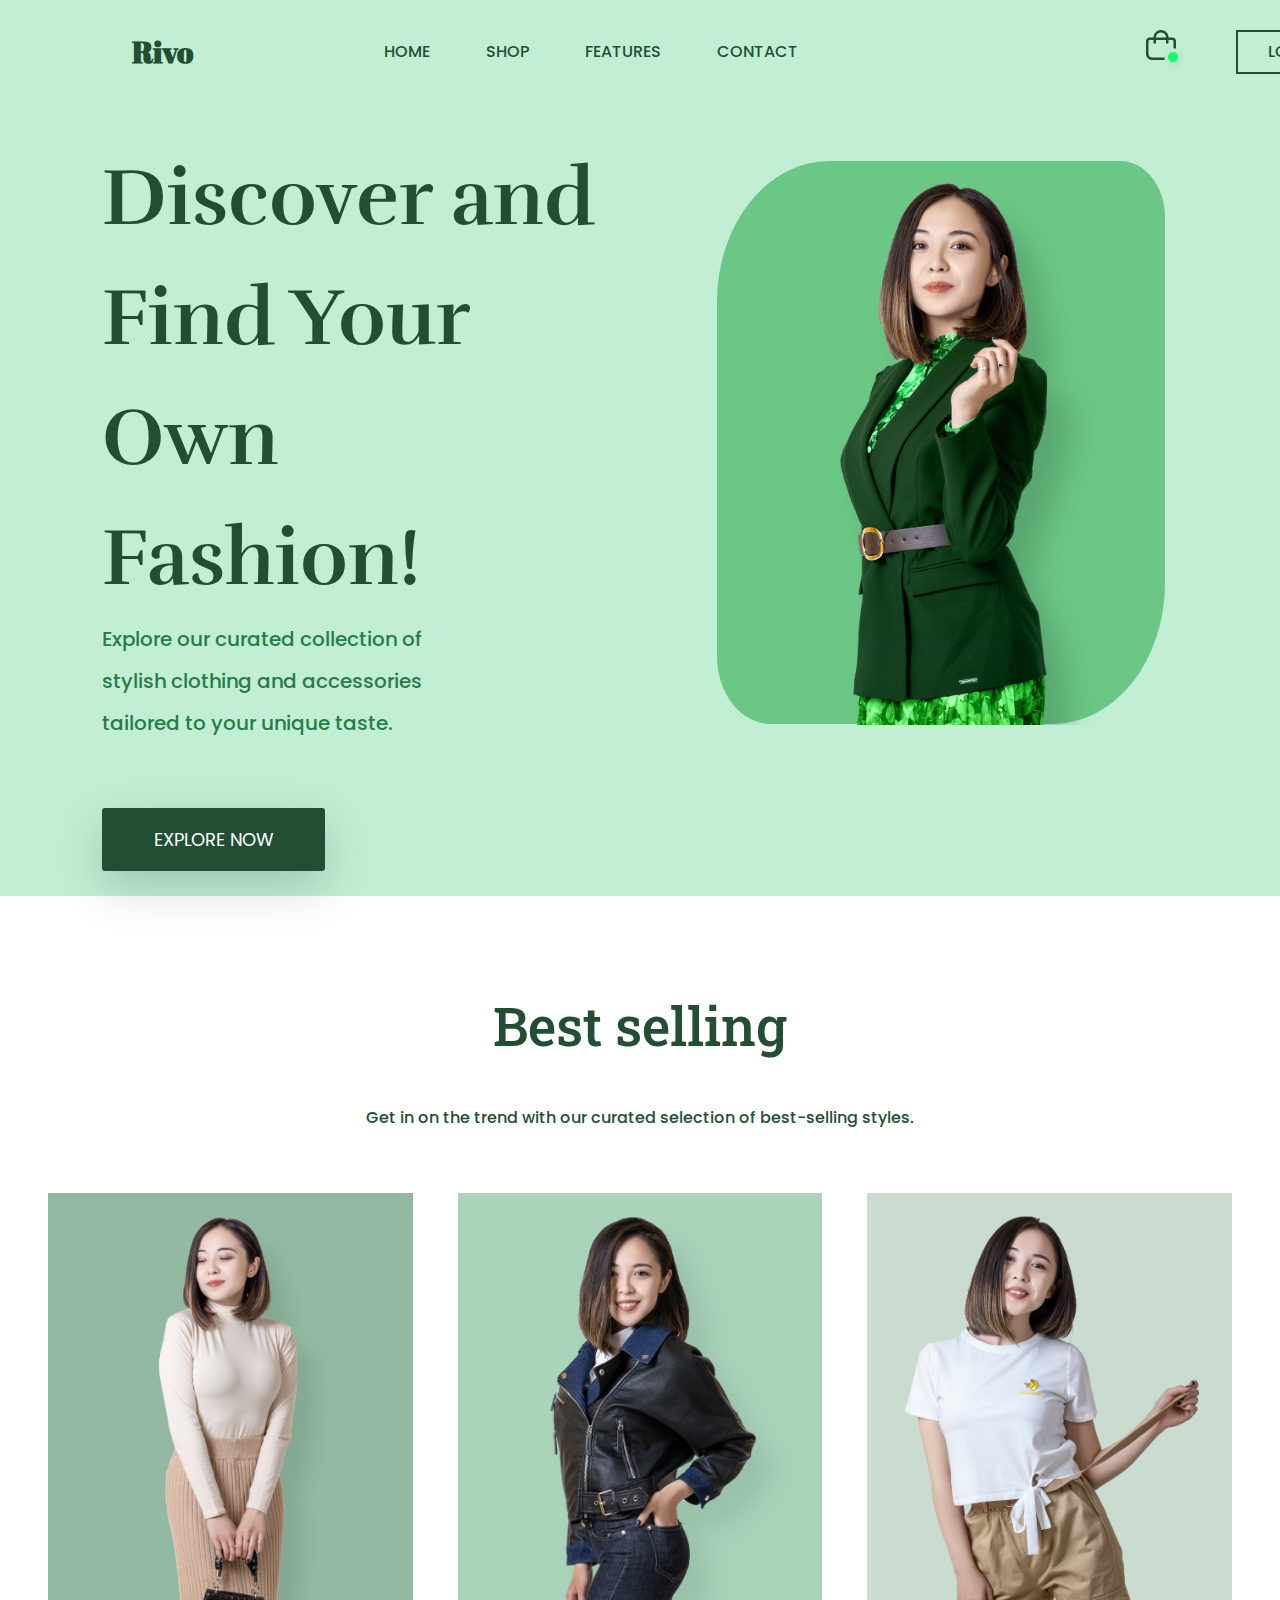
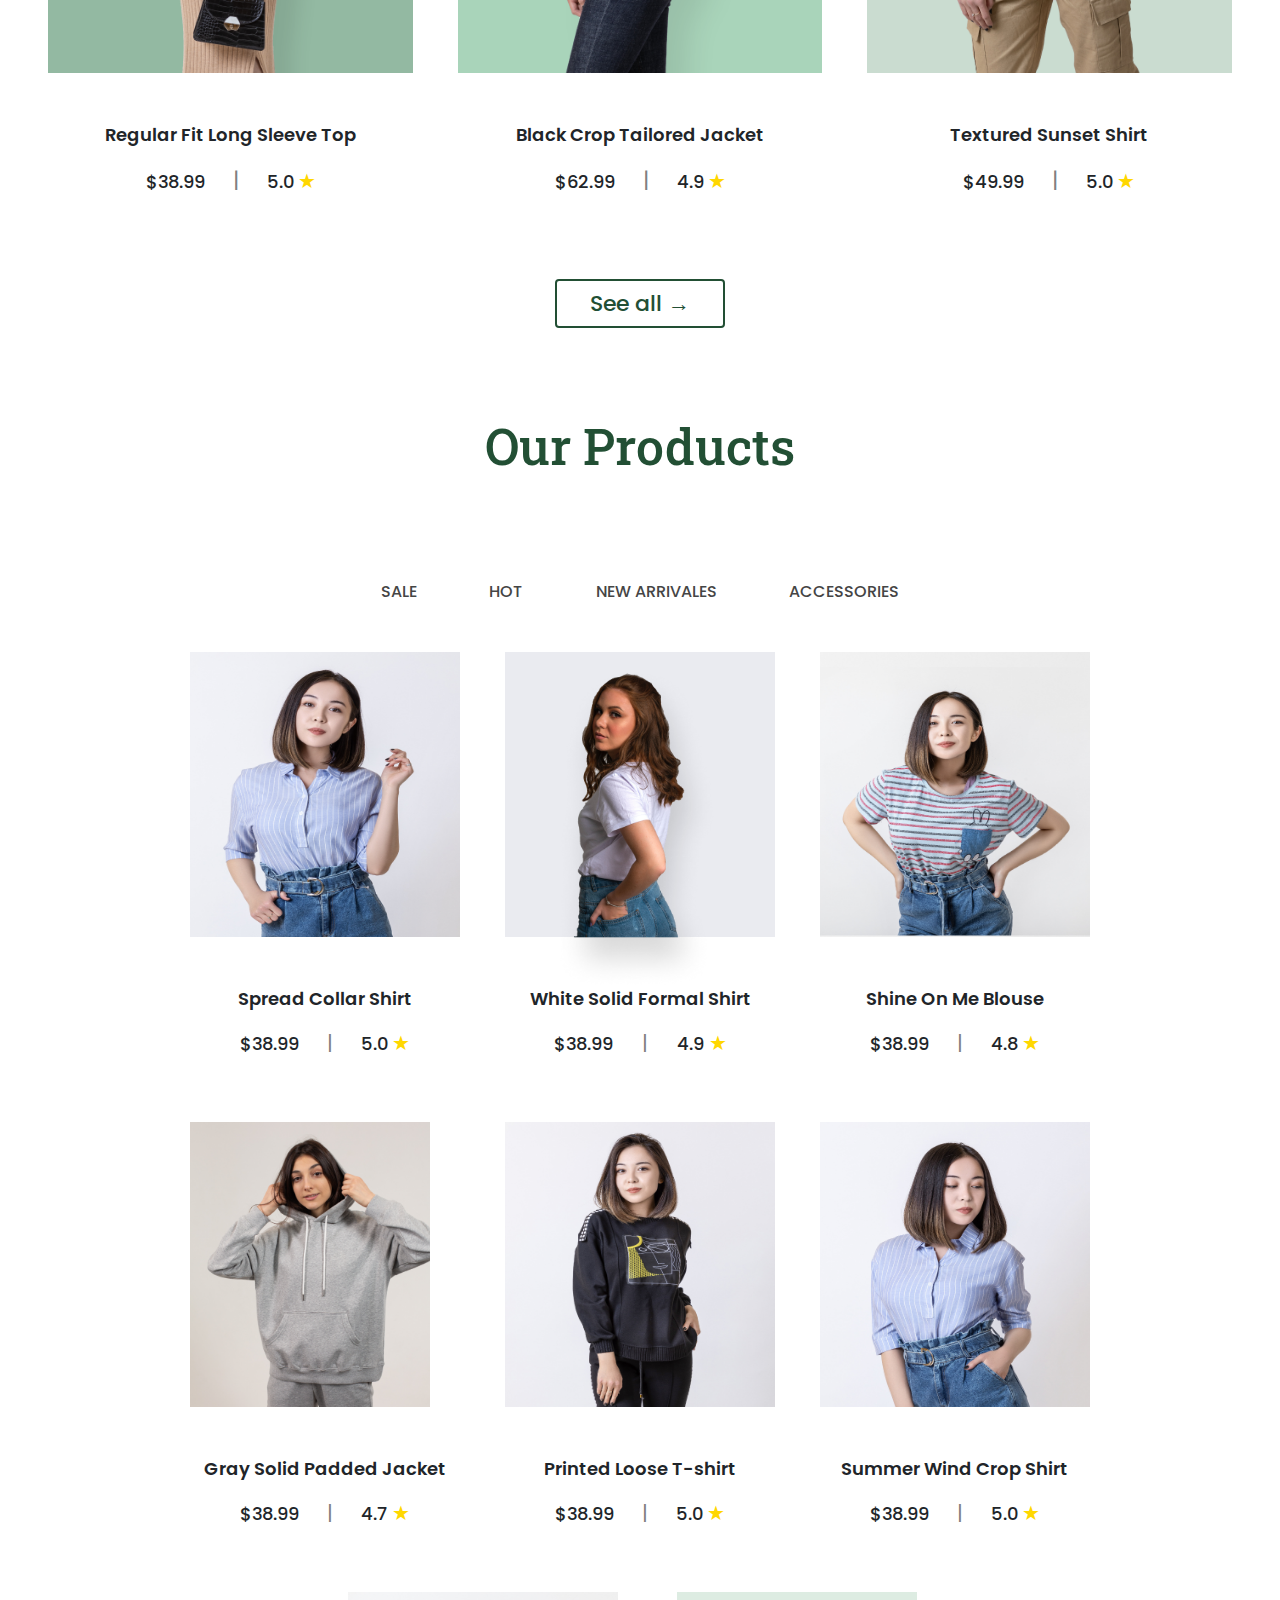
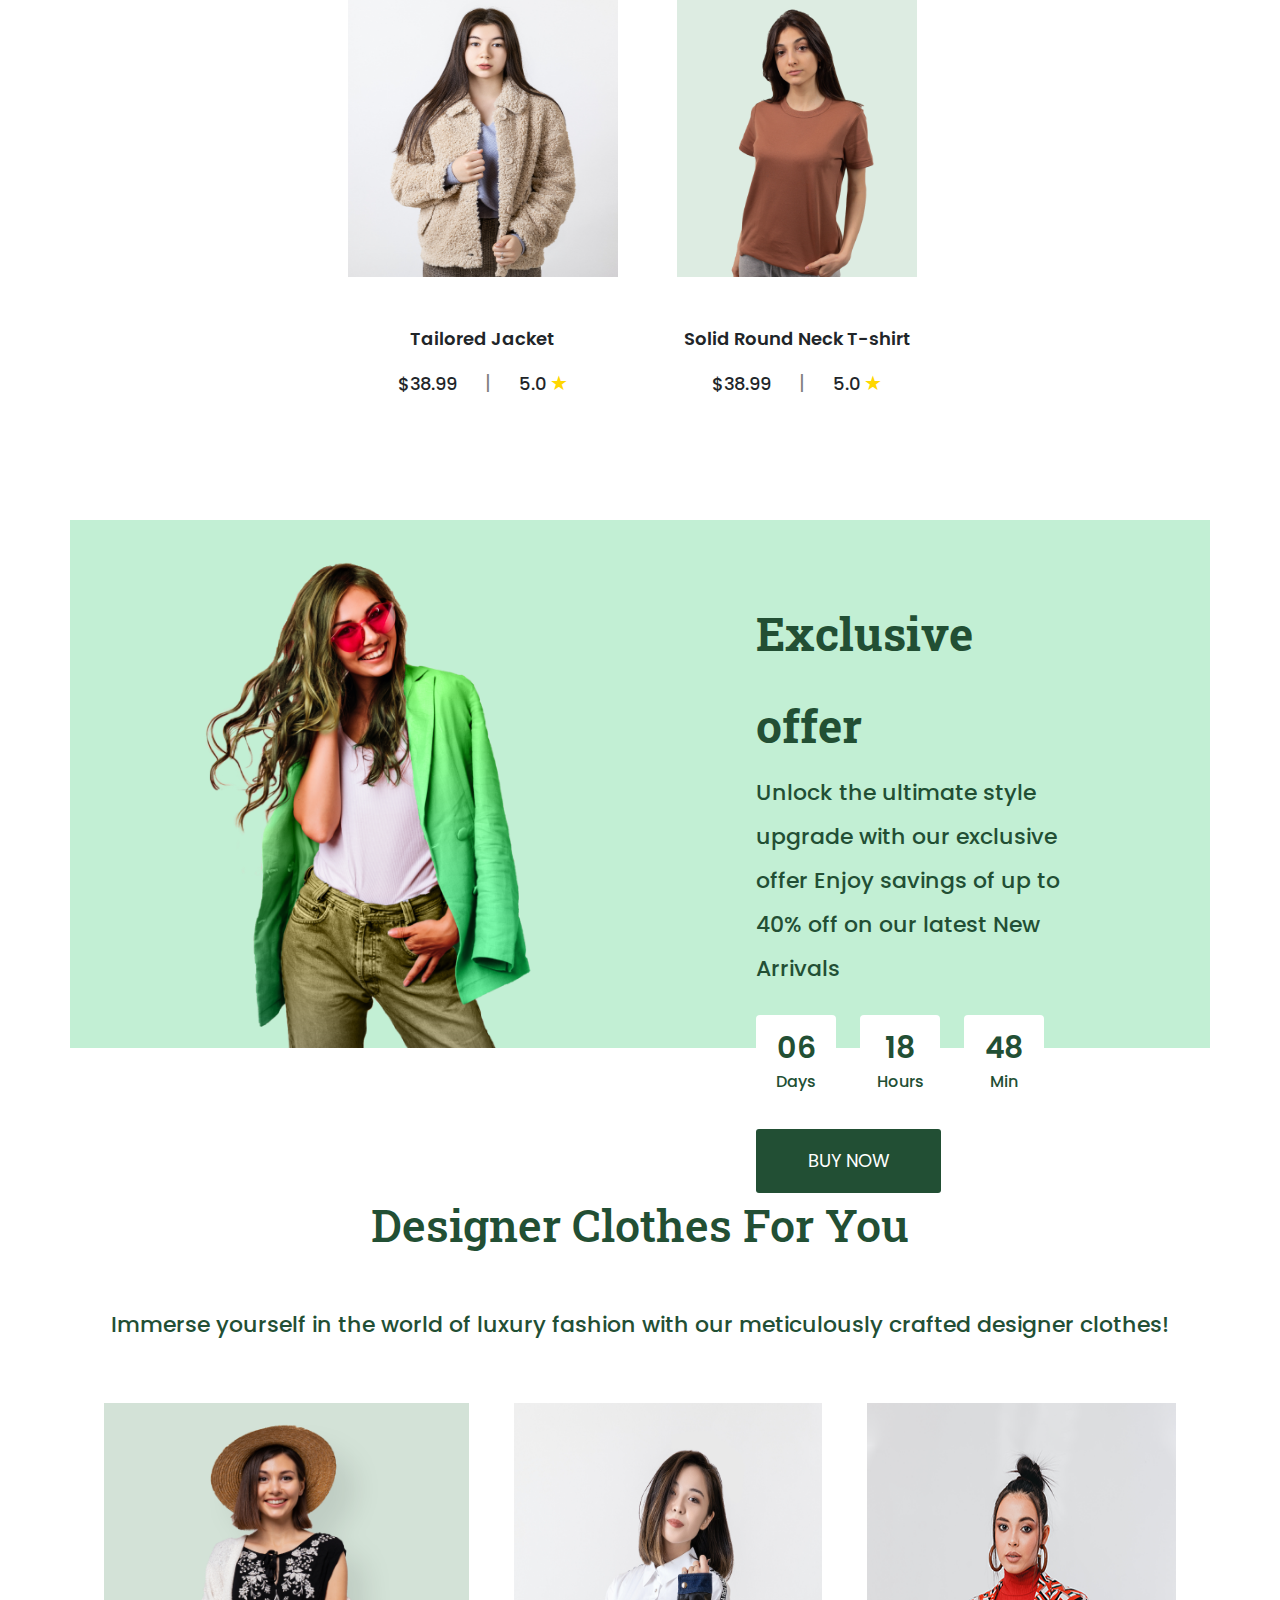
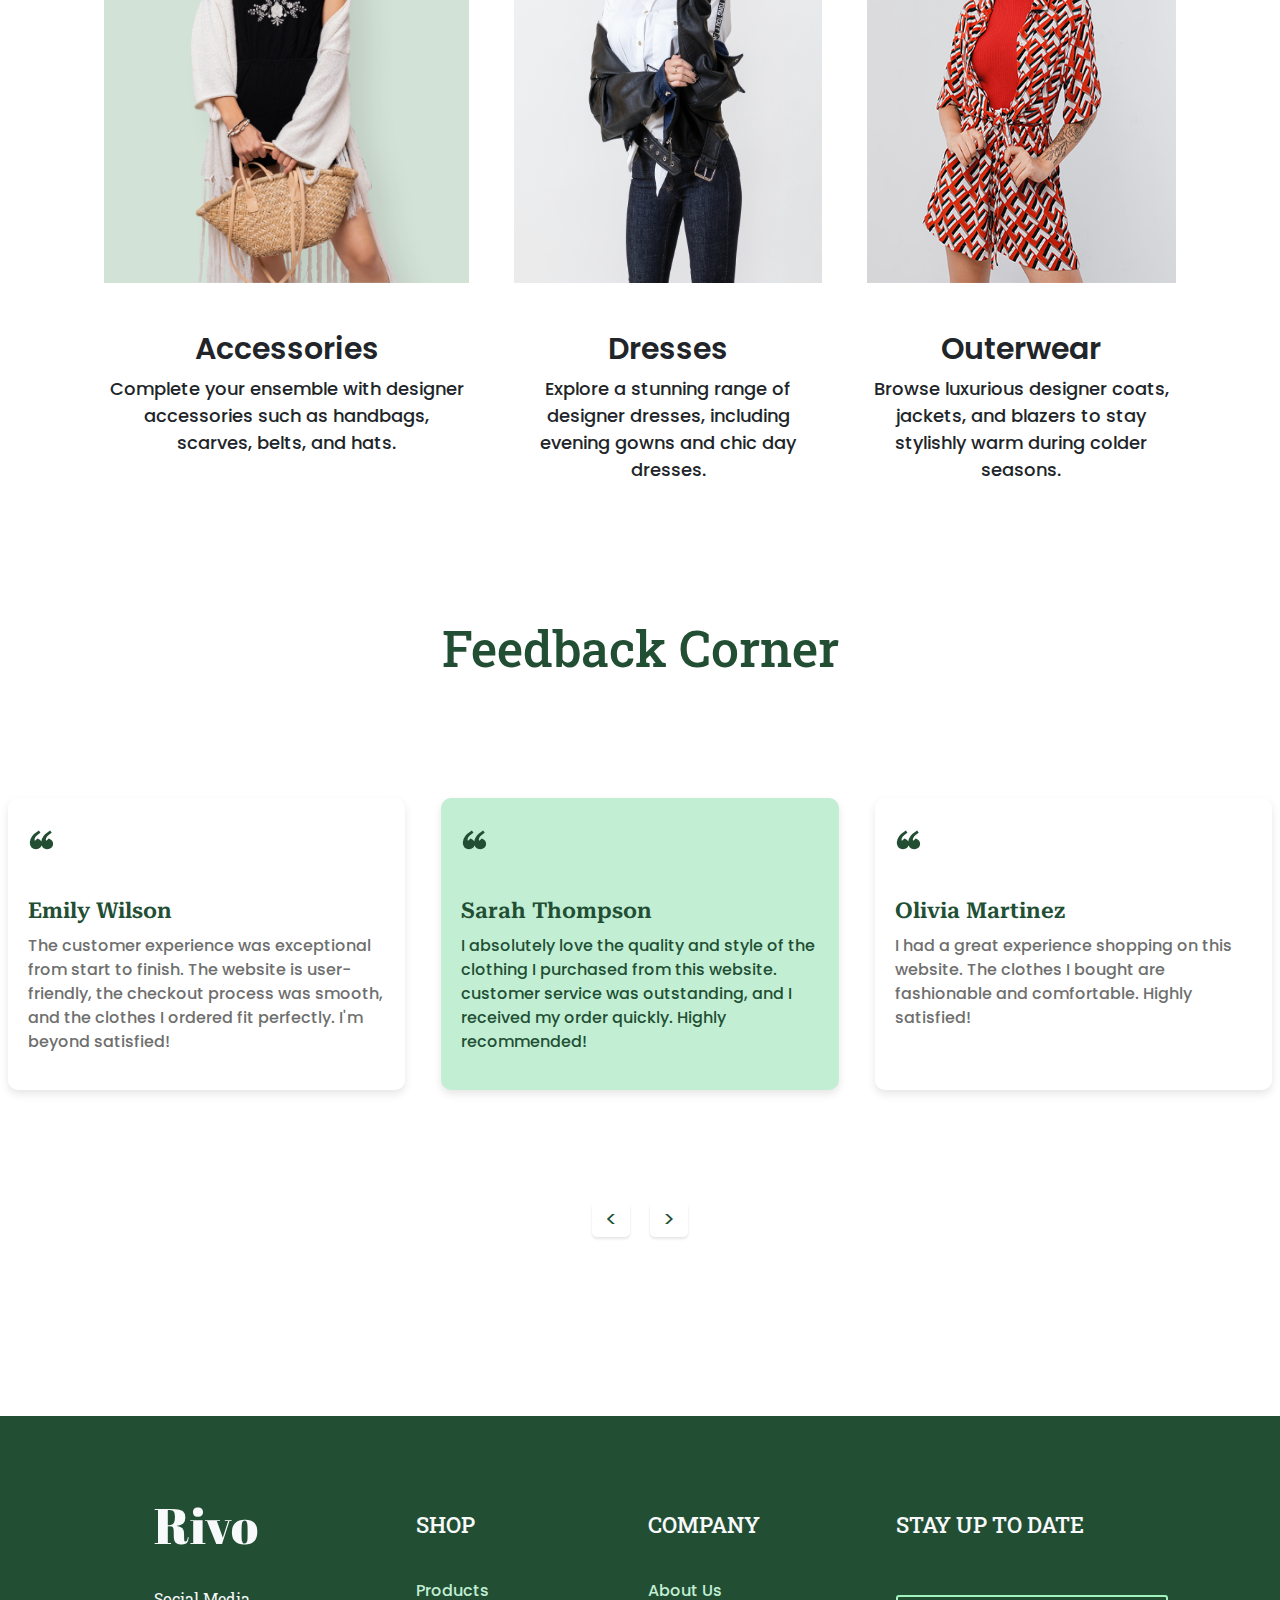
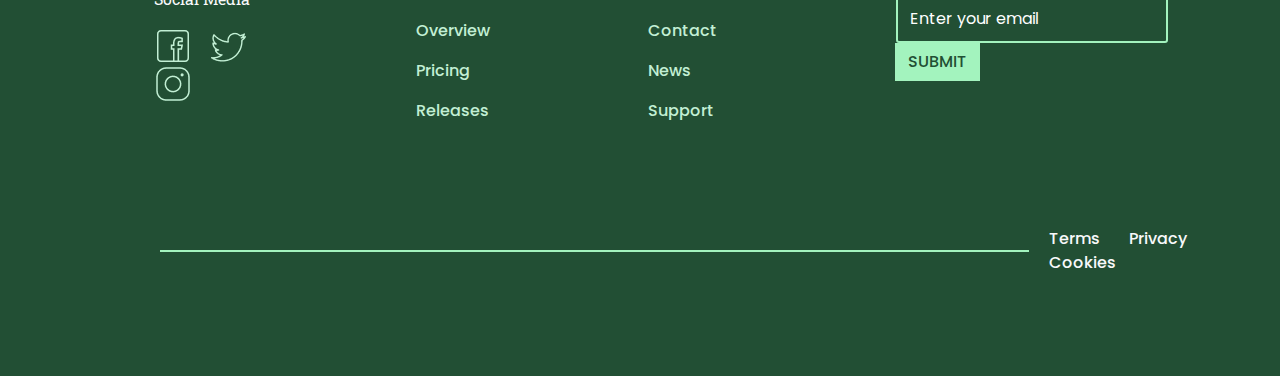
<file: Rivo-site/index.html>
<!DOCTYPE html>
<html lang="en">
<head>
    <meta charset="UTF-8">
    <meta name="viewport" content="width=device-width, initial-scale=1.0">
    <link rel="stylesheet" href="css/bootstrap.min.css">
    <link rel="stylesheet" href="style.css">
    <link rel="preconnect" href="https://fonts.googleapis.com">
    <link rel="preconnect" href="https://fonts.googleapis.com">
    <link rel="preconnect" href="https://fonts.gstatic.com" crossorigin>
    <link href="https://fonts.googleapis.com/css2?family=Abril+Fatface&display=swap" rel="stylesheet">
    <link rel="preconnect" href="https://fonts.googleapis.com">
    <link rel="preconnect" href="https://fonts.gstatic.com" crossorigin>
    <link href="https://fonts.googleapis.com/css2?family=Abril+Fatface&family=Poppins:ital,wght@0,100;0,200;0,300;0,400;0,500;0,600;0,700;0,800;0,900;1,100;1,200;1,300;1,400;1,500;1,600;1,700;1,800;1,900&display=swap" rel="stylesheet">
    <link rel="preconnect" href="https://fonts.googleapis.com">
    <link rel="preconnect" href="https://fonts.gstatic.com" crossorigin>
    <link href="https://fonts.googleapis.com/css2?family=Rufina:wght@400;700&display=swap" rel="stylesheet">
    <link rel="preconnect" href="https://fonts.googleapis.com">
    <link rel="preconnect" href="https://fonts.gstatic.com" crossorigin>
    <link href="https://fonts.googleapis.com/css2?family=Poppins:ital,wght@0,100;0,200;0,300;0,400;0,500;0,600;0,700;0,800;0,900;1,100;1,200;1,300;1,400;1,500;1,600;1,700;1,800;1,900&family=Rufina:wght@400;700&display=swap" rel="stylesheet">
    <link rel="preconnect" href="https://fonts.googleapis.com">
    <link rel="preconnect" href="https://fonts.gstatic.com" crossorigin>
    <link href="https://fonts.googleapis.com/css2?family=Roboto+Slab:wght@100..900&display=swap" rel="stylesheet">
    <link rel="preconnect" href="https://fonts.googleapis.com">
    <link rel="preconnect" href="https://fonts.gstatic.com" crossorigin>
    <link href="https://fonts.googleapis.com/css2?family=Roboto+Serif:ital,opsz,wght@0,8..144,100..900;1,8..144,100..900&display=swap" rel="stylesheet">
    

    <title>Document</title>
</head>
<body>
    <section class="home">
        <nav class="navbar navbar-expand-lg nav-justified pt-4  ">
            <div class="container px-5" style="margin-left: 0 !important; ">
              <a class="navbar-brand main-color" href="#">Rivo</a>
              <button class="navbar-toggler" type="button" data-bs-toggle="collapse" data-bs-target="#navbarNavAltMarkup" aria-controls="navbarNavAltMarkup" aria-expanded="false" aria-label="Toggle navigation">
                <span class="navbar-toggler-icon"></span>
              </button>
              <div class="collapse navbar-collapse px-1" id="navbarNavAltMarkup" >
                <div class="navbar-nav poppins-font main-color" style="padding-left: 16% !important;">
                    <a class="nav-link active " aria-current="page" href="#">HOME</a>
                    <a class="nav-link px-5" href="#">SHOP</a>
                    <a class="nav-link " href="#">FEATURES</a>
                    <a class="nav-link px-5 " href="#">CONTACT</a>
                    <div class="c1 d-flex" style="padding-left: 15% !important;"><a class="nav-link px-5" href="#">
                        <img src="images/Group 1.png">
                      </a>
                      <a class="login" href="#">LOGIN
                      </a></div>
                </div>
              </div>
            </div>
          </nav>
    <div>
    </div>
    <section class="hero main-color">
        <div>
            Discover and Find Your Own Fashion!
        </div>
        <div class="p1 poppins-font secondary-color">
            <p>Explore our curated collection of stylish clothing and accessories tailored to your unique taste.</p>
        </div>
        <a class="_a shadow-lg poppins-font"  href="#">EXPLORE NOW</a>
        <div class="img">
            <img src="images/pexels-dima-valkov-6402847 2.png" alt="Fashion model" class="img-fluid">
        </div>
    </section>
    </section>
    <section class="container text-center">
      <div class="selling main-color">
        <p>Best selling</p>
      </div>
      <div class="main-color poppins-font py-4" style="font-weight: 500;"><p>Get in on the trend with our curated selection of best-selling styles.</p>
      </div>

      <section class=" d-flex justify-content-center pb-4">
        <div class="card1">
          <div class="card-img" style="background-color:#93B9A2;">
            <img src="images/pexels-dima-valkov-6211621 1.png">
          </div>
          <div class="description poppins-font pt-5 pb-3">
            Regular Fit Long Sleeve Top
          </div>
          <div class="poppins-font">
          <span class="info price">$38.99</span>
          <span class="sparator px-4" style="font-size: 22px; color: grey;">|</span>
          <span class="info rate">5.0</span>
          <span class="info star">★</span>
          </div>
        </div>
        <div class="card1">
          <div class="card-img" style="background-color:#A9D4BA;">
            <img src="images/pexels-dima-valkov-6211616 (1) 2.png">
          </div>
          <div class="description poppins-font pt-5 pb-3">
            Black Crop Tailored Jacket
          </div>
          <div class="poppins-font">
          <span class="info price">$62.99</span>
          <span class="sparator px-4" style="font-size: 22px; color: grey;">|</span>
          <span class="info rate">4.9</span>
          <span class="info star">★</span>
          </div>
        </div>
        <div class="card1">
          <div class="card-img " style="background-color:#CADCD0;">
            <img src="images/pexels-dima-valkov-6503007 3.png">
          </div>
          <div class="description poppins-font pt-5 pb-3">
            Textured Sunset Shirt
          </div>
          <div class="poppins-font">
          <span class="info price">$49.99</span>
          <span class="sparator px-4" style="font-size: 22px; color: grey;">|</span>
          <span class="info rate">5.0</span>
          <span class="info star">★</span>
          </div>
        </div>
        <div>
      </section>
      <div class="button pt-5"><a href="#" class="main-color poppins-font" >See all &#8594;</a></div>
    </section>
    <section class="container text-center">
      <div class="selling main-color pb-5" style="font-size: 50px;">Our Products</div>
      <div class="second-nav main-color py-5">
        <a href="#">SALE</a>
        <a href="#">HOT</a>
        <a href="#">NEW ARRIVALES</a>
        <a href="#">ACCESSORIES</a>
      </div>
      <section class="products d-flex flex-wrap justify-content-center">
        <div class="card2">
          <div class="card-img">
            <img src="images/pexels-dima-valkov-6402848 1.png" style="width: 100%;">
          </div>
          <div class="description poppins-font pt-5 pb-3"style="font-size: 18px;" >
            Spread Collar Shirt
          </div>
          <div class="poppins-font">
          <span class="info price">$38.99</span>
          <span class="sparator px-4" style="font-size: 20px; color: grey;">|</span>
          <span class="info rate">5.0</span>
          <span class="info star">★</span>
          </div>
        </div>
        <div class="card2">
          <div class="card-img" style="background-color: #EAEBF0;">
            <img src="images/pexels-heitor-verdi-7665789 2.png" style="height: fit-content; width: 100%;">
          </div>
          <div class="description poppins-font pt-5 pb-3" style="font-size: 18px;">
            White Solid Formal Shirt
          </div>
          <div class="poppins-font " style="font-size: 18px;">
          <span class="info price">$38.99</span>
          <span class="sparator px-4" style="font-size: 20px; color: grey;">|</span>
          <span class="info rate">4.9</span>
          <span class="info star">★</span>
          </div>
        </div>
        <div class="card2">
          <div class="card-img">
            <img src="images/Frame 4.png"style="width: 100%;" >
          </div>
          <div class="description poppins-font pt-5 pb-3"style="font-size: 18px;">
            Shine On Me Blouse
          </div>
          <div class="poppins-font">
          <span class="info price">$38.99</span>
          <span class="sparator px-4" style="font-size: 20px; color: grey;">|</span>
          <span class="info rate">4.8</span>
          <span class="info star">★</span>
          </div>
        </div>
        <div class="card2">
          <div class="card-img" style="width: fit-content;">
            <img src="images/pexels-monstera-6311613 (1) 1.png">
          </div>
          <div class="description poppins-font pt-5 pb-3"style="font-size: 18px;">
            Gray Solid Padded Jacket
          </div>
          <div class="poppins-font">
          <span class="info price">$38.99</span>
          <span class="sparator px-4" style="font-size: 20px; color: grey;">|</span>
          <span class="info rate">4.7</span>
          <span class="info star">★</span>
          </div>
        </div>
        <div class="card2">
          <div class="card-img">
            <img src="images\pexels-dima-valkov-6211614 1.png" style="width: 100%;">
          </div>
          <div class="description poppins-font pt-5 pb-3"style="font-size: 18px;" >
            Printed Loose T-shirt
          </div>
          <div class="poppins-font">
          <span class="info price">$38.99</span>
          <span class="sparator px-4" style="font-size: 20px; color: grey;">|</span>
          <span class="info rate">5.0</span>
          <span class="info star">★</span>
          </div>
        </div>
        <div class="card2">
          <div class="card-img">
            <img src="images/pexels-dima-valkov-6402846 1.png" style="width: 100%;">
          </div>
          <div class="description poppins-font pt-5 pb-3"style="font-size: 18px;" >
            Summer Wind Crop Shirt
          </div>
          <div class="poppins-font">
          <span class="info price">$38.99</span>
          <span class="sparator px-4" style="font-size: 20px; color: grey;">|</span>
          <span class="info rate">5.0</span>
          <span class="info star">★</span>
          </div>
        </div>
        <div class="card2">
          <div class="card-img">
            <img src="images\pexels-dima-valkov-6211601 1.png" style="width: 100%;">
          </div>
          <div class="description poppins-font pt-5 pb-3"style="font-size: 18px;" >
            Tailored Jacket
          </div>
          <div class="poppins-font">
          <span class="info price">$38.99</span>
          <span class="sparator px-4" style="font-size: 20px; color: grey;">|</span>
          <span class="info rate">5.0</span>
          <span class="info star">★</span>
          </div>
        </div>
        <div class="card2">
          <div class="card-img">
            <img src="images\pexels-monstera-6311612 3.png" style="background-color: #DDECE2;">
          </div>
          <div class="description poppins-font pt-5 pb-3"style="font-size: 18px;" >
            Solid Round Neck T-shirt
          </div>
          <div class="poppins-font">
          <span class="info price">$38.99</span>
          <span class="sparator px-4" style="font-size: 20px; color: grey;">|</span>
          <span class="info rate">5.0</span>
          <span class="info star">★</span>
          </div>
        </div>
      </section>
    </section>
    <section class="offer container d-flex">
      <div>
        <img src="images/excited-white-girl-bright-stylish-glasses-posing-pink-dreamy-curly-woman-playing-with-her-ginger-hair-laughing 1.png">
      </div>
      <div class="offer-des">
        <div class="main-color d1">
          Exclusive offer
        </div>
        <p class="poppins-font p2 main-color">Unlock the ultimate style upgrade with our exclusive offer Enjoy savings of up to 40% off on our latest New Arrivals</p>
        <div class="d-flex my-4">
          <div class="date main-color text-center poppins-font">
            <h4>06</h4>
            <p>Days</p>
          </div>
          <div class="date mx-4 main-color text-center poppins-font">
            <h4>18</h4>
            <p>Hours</p>
          </div>
          <div class="date main-color text-center poppins-font">
            <h4>48</h4>
            <p>Min</p>
          </div>
        </div>
        <a href="#" class="_a my-5 poppins-font">BUY NOW</a>
      </div>
    </section>
    <section class="container text-center pt-5">
      <div class="designers main-color">
        <h3 class="pb-4">Designer Clothes For You</h3>
        <p class="poppins-font pt-4 p2">Immerse yourself in the world of luxury fashion with our meticulously crafted designer clothes!</p>
      </div>
      <section class="d-flex justify-content-center pt-4 designer ">
        <div class="card1">
          <div class="card-img" style="background-color:#D3E2D7;">
            <img src="images/elegant-woman-straw-hat-isolated 2.png">
          </div>
          <div class="description poppins-font pt-5 pb-3">
            <h4>Accessories</h4>
            <p class="designer-p"> Complete your ensemble with designer accessories such as handbags, scarves, belts, and hats.</p>
          </div>
        
        </div>
        <div class="card1">
          <div class="card-img">
            <img src="images\pexels-dima-valkov-6211617 1.png" style="width:100%;">
          </div>
          <div class="description poppins-font pt-5 pb-3">
            <h4>Dresses</h4>
            <p class="designer-p">Explore a stunning range of designer dresses, including evening gowns and chic day dresses.</p>
          </div>
        
        </div>
        <div class="card1">
          <div class="card-img ">
            <img src="images\vknivfu sdkvbjieurg kjvn 1.png"style="width:100%;">
          </div>
          <div class="description poppins-font pt-5 pb-3">
            <h4>Outerwear</h4>
            <p class="designer-p">Browse luxurious designer coats, jackets, and blazers to stay stylishly warm during colder seasons.</p>
          </div>
        </div>
        <div>
      </section>
    </section>
    <section class="feed-backs text-center">
      <div class="main-color pb-5 mb-5"><h3>Feedback Corner</h3></div>
      <div class="feed-backs-container d-flex justify-content-center pt-3">
     <div class="feedback-card mx-2 ">
      <h4 class="main-color quote">“</h4>
     <h3 class="main-color">Emily Wilson</h3>
     <p class="poppins-font">The customer experience was exceptional from start to finish. The website is user-friendly, the checkout process was smooth, and the clothes I ordered fit perfectly. I'm beyond satisfied!</p>
     </div>
     <div class="feedback-card active mx-2">
      <h4 class="main-color quote">“</h4>
     <h3 class="main-color">Sarah Thompson</h3>
     <p class="poppins-font">I absolutely love the quality and style of the clothing I purchased from this website. customer service was outstanding, and I received my order quickly. Highly recommended!</p>
     </div>
    <div class="feedback-card mx-2">
     <h4 class="main-color quote">“</h4>
     <h3 class="main-color">Olivia Martinez</h3>
    <p class="poppins-font">I had a great experience shopping on this website. The clothes I bought are fashionable and comfortable. Highly satisfied!</p>
   </div>
      </div>
      <div class="feedback-navigation text-center poppins-font">
        <button>&lt;</button>
        <button>&gt;</button>
    </div>
    </section>
    <footer class="container-fluid">
      <section class="d-flex">
        <div class="brand">
          <h4 class="text-light pb-4">Rivo</h4>
          <p class="text-light Roboto-Slab-font">Social Media</p>
          <div class="">
            <a href="#">
              <img src="images/Facebook.png">
            </a>
            <a href="#" class="px-3">
              <img src="images/Twitter.png">
            </a>
            <a href="#">
              <img src="images/Instagram.png">
            </a>
          </div>
        </div>
        <div class="shop">
          <h3 class="text-light pb-4 Roboto-Slab-font category-size">SHOP</h3>
          <div class="poppins-font a-size">
          <div><a href="#">Products</a></div>
          <div><a href="#">Overview</a></div>
          <div><a href="#">Pricing</a></div>
          <div><a href="#">Releases</a></div>
          </div>
        </div>
        <div class="shop">
          <h3 class="text-light pb-4 Roboto-Slab-font category-size">COMPANY</h3>
          <div class="poppins-font a-size">
          <div><a href="#">About Us</a></div>
          <div><a href="#">Contact</a></div>
          <div><a href="#">News</a></div>
          <div><a href="#">Support</a></div>
          </div>
        </div>
        <div class="input">
          <h3 class="Roboto-Slab-font category-size text-light">STAY UP TO DATE</h3>
          <div class="input-group poppins-font a-size py-5">
            <input type="text" class="form-control " placeholder="Enter your email">
            <button class="btn" type="button">SUBMIT</button>
        </div>
        </div>
      </section>
      <div class="footer-line d-flex">
        <div class="line align-self-center"></div>
        <div class="about ">
          <a href="#" class="text-light poppins-font a-size">Terms</a>
          <a href="#" class="px-4 text-light  poppins-font a-size">Privacy</a>
          <a href="#" class="text-light  poppins-font a-size">Cookies</a>

        </div>
      </div>
    </footer>
    <script src="js/bootstrap.min.js"></script>
</body>
</html>
</file>
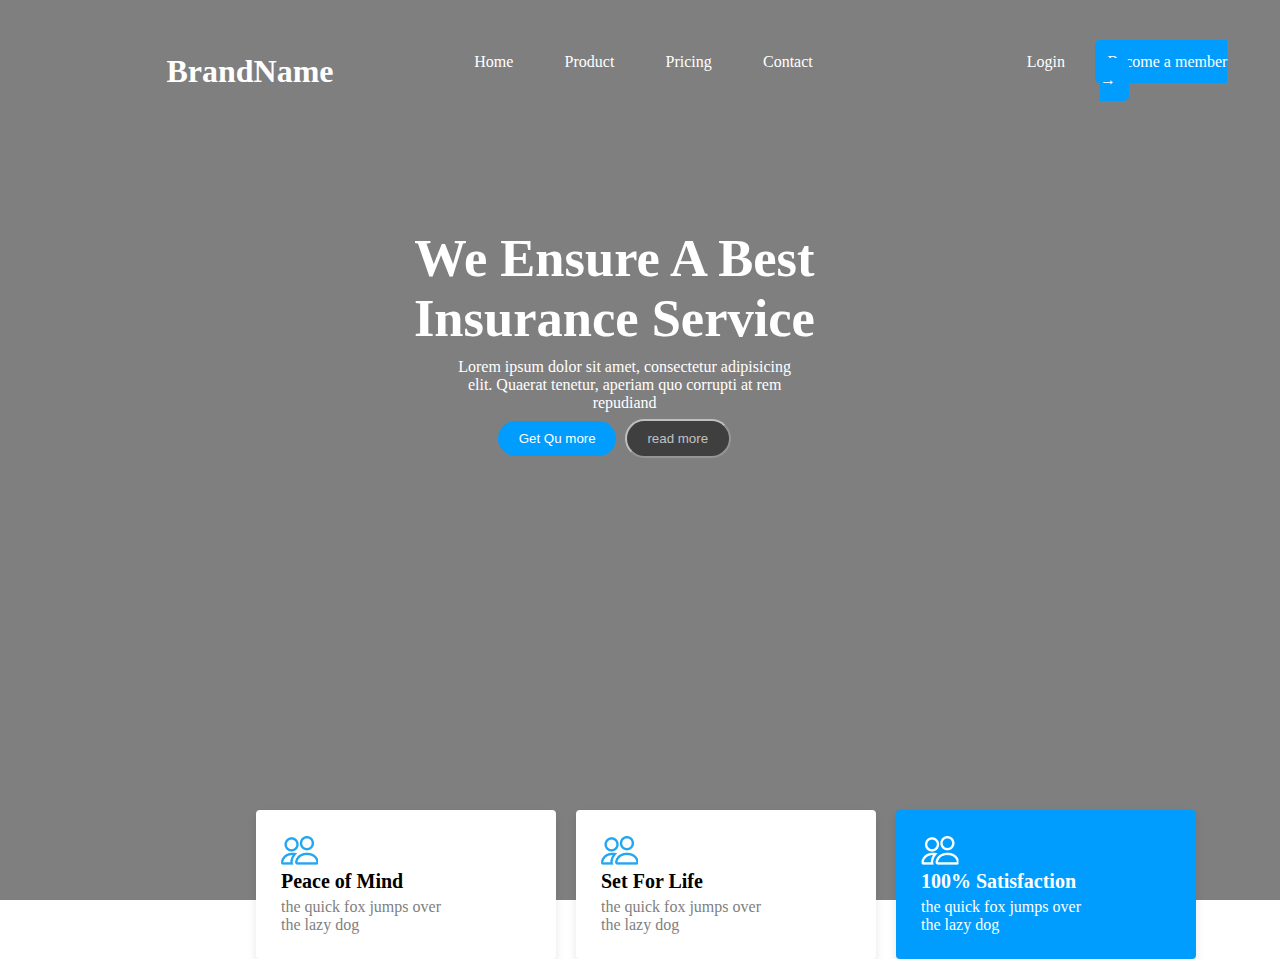
<file: task4/index.html>
<!DOCTYPE html>
<html lang="en">
<head>
    <meta charset="UTF-8">
    <meta name="viewport" content="width=device-width, initial-scale=1.0">
    <link rel="stylesheet" href="style.css">
    <title>Document</title>
</head>
<body>
    <div class="home">
       <div class="color"></div>
       <div class="container">
        <nav class="container">
            <div class="logo" >
                <h1>BrandName</h1>
            </div>
            <ul class="items">
                <li class="item">Home</li>
                <li class="item">Product</li>
                <li class="item">Pricing</li>
                <li class="item">Contact</li>
            </ul>
            <div class="buttons">
            <a href="#" class="item2">Login</a>
            <a  class="nav-buttons" href="#" class="">Become a member <span>&#8594;</span></a>
            </div>
           </nav>
           <div class="text">
            <h2 >We Ensure A Best Insurance Service </h2>
            <p>Lorem ipsum dolor sit amet, consectetur adipisicing elit. Quaerat tenetur, aperiam quo corrupti at rem repudiand</p>
            <button class="B1">Get Qu more </button>
            <button class="B2">read more</button>
           </div>

            
        </div>
       </div>
       <div class="boxs">
        <div class="card">
            <div class="icon">
                <img src="icn resize icn-md (1).png">
            </div>
            <h3>Peace of Mind</h3>
            <p>the quick fox jumps over the lazy dog</p>
        </div>
        <div class="card">
            <div class="icon">
                <img src="icn resize icn-md (1).png">
            </div>
            <h3>Set For Life</h3>
            <p>the quick fox jumps over the 
                lazy dog</p>
        </div>
        <div class="card3">
            <div class="icon">
                <img src="icn resize icn-md.png">
            </div>
            <h3>100% Satisfaction</h3>
            <p>the quick fox jumps over the 
                lazy dog</p>
        </div>


       </div>

    </div>
</body>
</html>
</file>
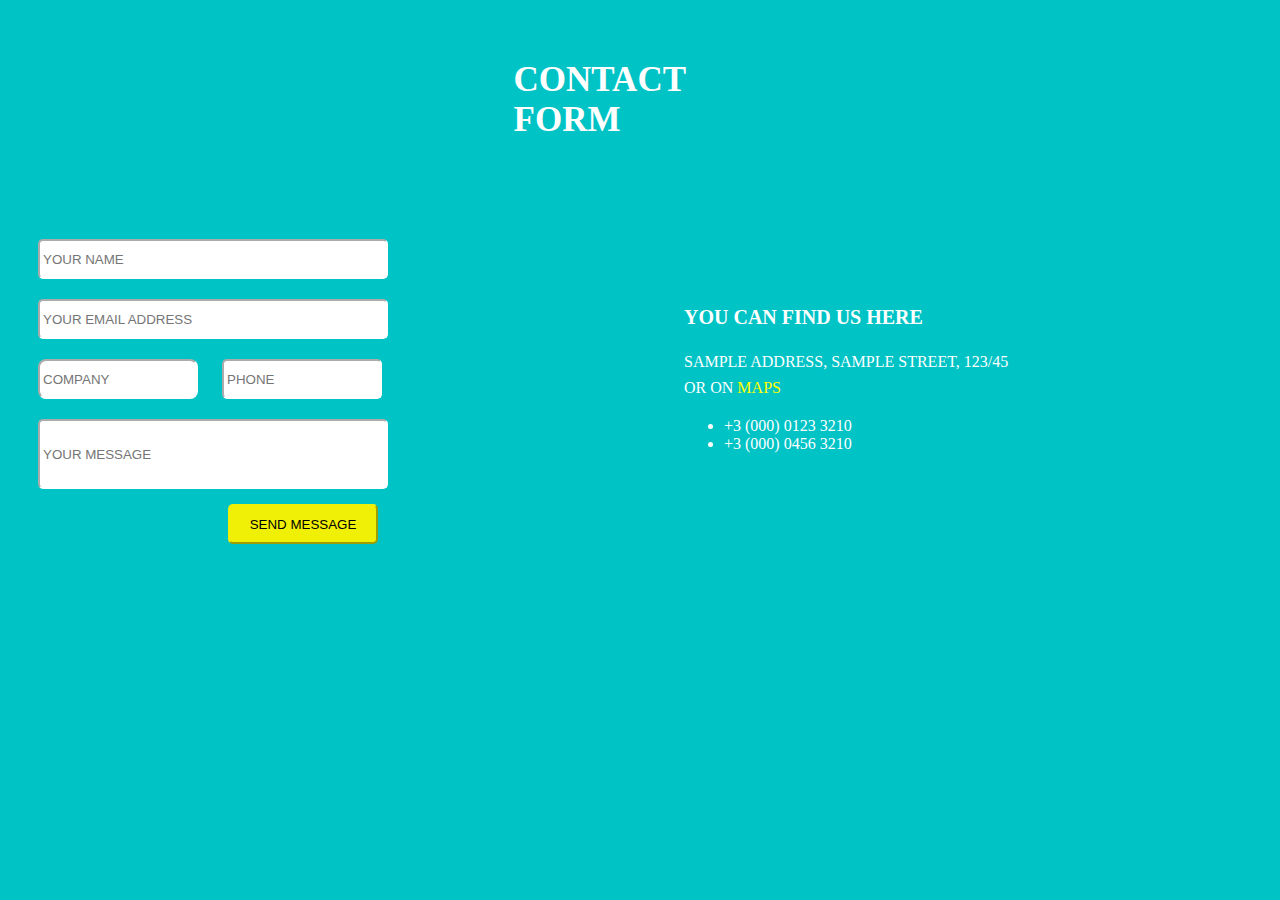
<file: contact_form.html>
<!DOCTYPE html>
<html lang="en">
<head>
    <meta charset="UTF-8">
    <meta name="viewport" content="width=device-width, initial-scale=1.0">
    <title>Contact Form</title>
    <link rel="stylesheet" href="style.css">
</head>
<body>
    <h2>
        CONTACT FORM
    </h2>
    <div class="contact-form">
        <input type="text" name="name" placeholder="YOUR NAME" required><br>
        <input type="email" name="email" placeholder="YOUR EMAIL ADDRESS" required><br>
        <input type="text" name="company" placeholder="COMPANY" id="company">
        <input type="text" name="phone" placeholder="PHONE" id="phone"><br>
        <input type="text" name="message" placeholder="YOUR MESSAGE" required id="message"><br>
        <button>SEND MESSAGE</button>

    </div>
    <div class="info">
        <h3>YOU CAN FIND US HERE</h3>
            <p>SAMPLE ADDRESS, SAMPLE STREET, 123/45<br>OR ON <span style="color: yellow;">MAPS</span></p>
            <ul>
                <li>+3 (000) 0123 3210</li>
                <li>+3 (000) 0456 3210</li>
            </ul>
    </div>


</body>
</html>
</file>
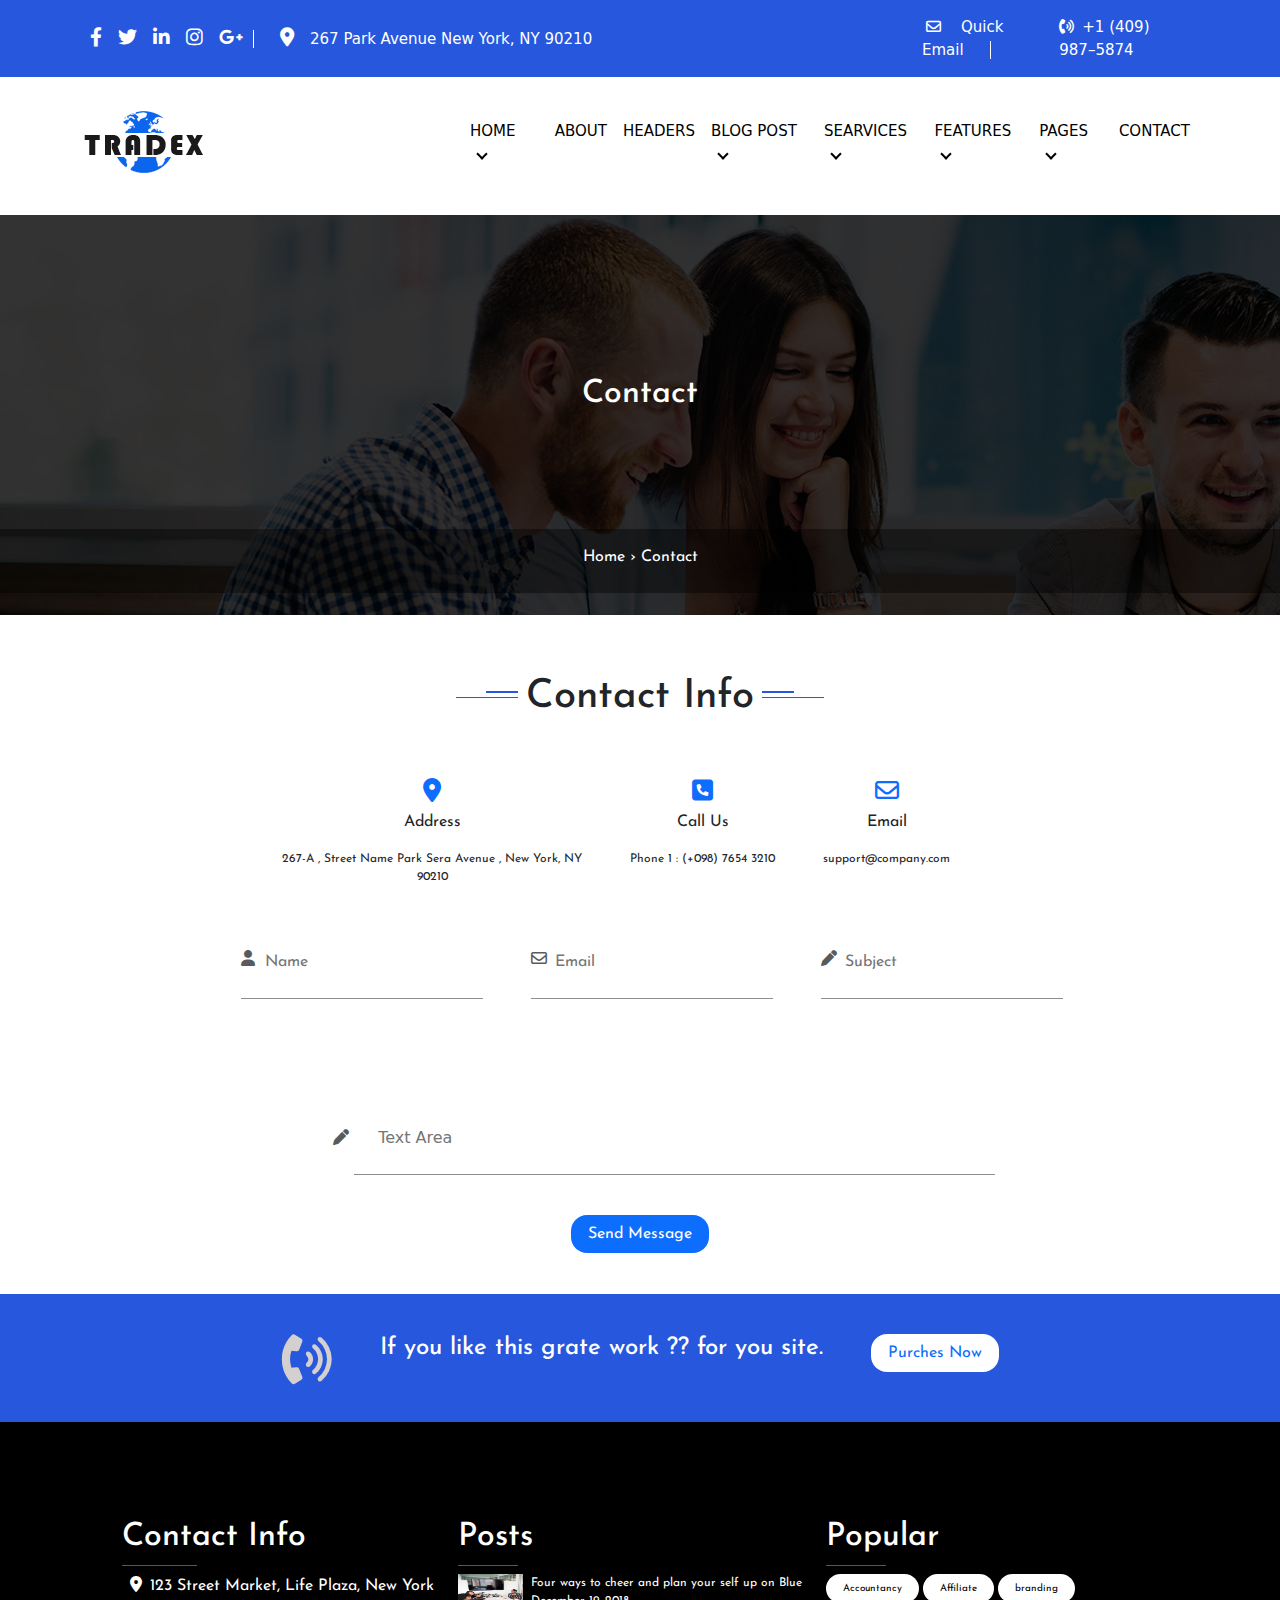
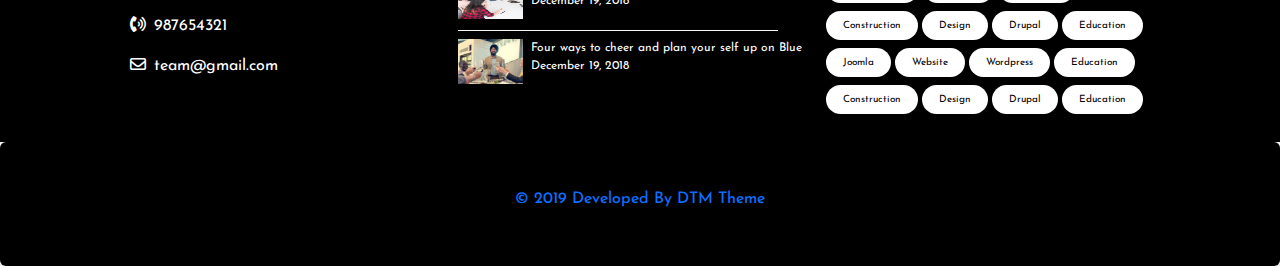
<file: final-project/contact.html>
<!DOCTYPE html>
<html lang="en">
<head>
    <meta charset="UTF-8">
    <meta name="viewport" content="width=device-width, initial-scale=1.0">
    <link rel="stylesheet" href="css/bootstrap.min.css">
    <link rel="preconnect" href="https://fonts.googleapis.com">
    <link rel="preconnect" href="https://fonts.gstatic.com" crossorigin>
    <link href="https://fonts.googleapis.com/css2?family=Josefin+Sans:ital,wght@0,100..700;1,100..700&family=Raleway:ital,wght@0,100..900;1,100..900&family=Roboto+Serif:ital,opsz,wght@0,8..144,100..900;1,8..144,100..900&display=swap" rel="stylesheet">
    <link href="https://cdnjs.cloudflare.com/ajax/libs/font-awesome/6.0.0-beta3/css/all.min.css" rel="stylesheet">
    <link rel="stylesheet" href="https://cdnjs.cloudflare.com/ajax/libs/animate.css/4.1.1/animate.min.css"/>
    <link rel="preconnect" href="https://fonts.googleapis.com">
    <link rel="preconnect" href="https://fonts.gstatic.com" crossorigin>
    <link href="https://fonts.googleapis.com/css2?family=Josefin+Sans:ital,wght@0,100..700;1,100..700&family=Open+Sans:ital,wght@0,300..800;1,300..800&family=Raleway:ital,wght@0,100..900;1,100..900&family=Roboto+Serif:ital,opsz,wght@0,8..144,100..900;1,8..144,100..900&display=swap" rel="stylesheet">
    <link rel="stylesheet" href="style.css">
    <title>Document</title>
</head>
<body>
    <nav class="navbar navbar-expand-lg" style=" background-color:  #2657dd !important;">
        <div class="container">
          <div class="collapse navbar-collapse" id="navbarText">
            <ul class="navbar-nav mb-2 mb-lg-0 col-8">
              <li class="nav-item">
                <a class="nav-link px-2" aria-current="page" href="#"><i class="fa-brands fa-facebook-f text-white" style="font-size: 19px;"></i></a>
            </li>
            <li class="nav-item ">
                <a class="nav-link px-2 " aria-current="page" href="#"><i class="fa-brands fa-twitter text-white" style="font-size: 19px;"></i></a>
            </li>
            <li class="nav-item">
                <a class="nav-link px-2" aria-current="page" href="#"><i class="fa-brands fa-linkedin-in text-white" style="font-size: 19px;"></i></a>
            </li>
            <li class="nav-item">
                <a class="nav-link px-2" aria-current="page" href="#"><i class="fa-brands fa-instagram text-white" style="font-size: 19px;"></i></a>
            </li>
            <li class="nav-item">
                <a class="nav-link px-2" aria-current="page" href="#"><i class="fa-brands fa-google-plus-g text-white" style="font-size: 19px;"></i> <span class="divider"></span></a>
            </li>
            <li class="nav-item">
                <a class="nav-link" aria-current="page" href="#">
                <i class="fa-solid fa-location-dot text-white" style="font-size: 19px;"></i><span class="text-white px-3">267 Park Avenue New York, NY 90210</span></a>
            </li>
            </ul>
            <ul class="navbar-nav me-auto" style="margin-left: 5.5rem;">
                <li class="nav-item">
                  <a class="nav-link " aria-current="page" href="#"><i class="fa-regular fa-envelope text-white px-1"></i><span class="text-white px-3">Quick Email</span> </i> <span class="divider"></span></a>
              </li>
              <li class="nav-item">
                  <a class="nav-link" aria-current="page" href="#">
                    <i class="fa-solid fa-phone-volume text-white"></i><span class="text-white px-2">+1 (409) 987–5874</span></a>
              </li>
              </ul>
          </div>
        </div>
      </nav>
    <section class="container d-flex py-3 mb-2">
        <div class="py-3 col-4 justify-content-start">
            <img src="images/Trade-X-Logo.png">
        </div>
        <nav class="navbar navbar-expand-lg col-8 ms-auto justify-content-end">
            <div class="">
              <div class="me-0" id="navbarText">
                <ul class="navbar-nav fw-medium text-black ms-auto">
                  <li class="nav-item px-2">
                    <a class="nav-link" aria-current="page" href="index.html">HOME<span class="px-2 py-2"><i class="arrow down"></i></span></a>
                </li>
                <li class="nav-item">
                    <a class="nav-link px-2" aria-current="page" href="#">ABOUT</a>
                </li>
                <li class="nav-item">
                    <a class="nav-link px-2" aria-current="page" href="#">HEADERS</a>
                </li>
                <li class="nav-item">
                    <a class="nav-link px-2" aria-current="page" href="#">BLOG POST<span class="px-2 py-2"><i class="arrow down"></i></span></a>
                </li>
                <li class="nav-item">
                    <a class="nav-link px-2" aria-current="page" href="#">SEARVICES<span class="px-2 py-2"><i class="arrow down"></i></span></a>
                </li>
                <li class="nav-item">
                    <a class="nav-link px-2" aria-current="page" href="#">FEATURES<span class="px-2 py-2"><i class="arrow down"></i></span></a>
                </li>
                <li class="nav-item">
                    <a class="nav-link px-2" aria-current="page" href="#">PAGES<span class="px-2 py-2"><i class="arrow down"></i></span></a>
                </li>
                <li class="nav-item">
                    <a class="nav-link" aria-current="page" href="contact.html">CONTACT</a>
                </li>
              </div>
            </div>
          </nav>
        </div>
      </section>
      <section class="container-fluide" style="background-image: url(images/slider1.jpg); height: 25rem;">
        <div class="overlay">
            <div class="text-white text-center font-jose" style="padding-top: 10rem;">
                <h2>Contact</h2>
                <div class="second-overlay pt-3" style="  background-color: rgba(0, 0, 0, 0.4); margin-top:9%; height: 4rem;">
                    <a class="nav-item text-white" href="#">Home</a> 
                    <a href="#" class="next round text-white">&#8250;</a>
                    <a class="nav-item text-white" href="#">Contact</a> 
                </div>
            </div>
        </div>
      </section>
      <section class="contect-info">
        <div class="title d-flex justify-content-center pt-4 pb-4">
            <div class="py-5">
              <div class="my-1 ms-auto" style="width: 32px; height: 1.9px; background-color: #2657dd; "></div>
              <div style="width: 62px; height: 1.5px; background-color: #2657dd;"></div>
            </div>  
            <div class="px-2 align-self-center pt-3"><h4 class="h1 font-jose py-3">Contact Info</h4></div>
            <div class="py-5">
              <div class="my-1" style="width: 32px; height: 1.9px; background-color: #2657dd; "></div>
              <div style="width: 62px; height: 1.5px; background-color: #2657dd;"></div>
            </div>  
          </div>
          <div class="d-flex justify-content-center font-jose pb-4">
            <div class="text-center me-5">
                <i class="fa-solid fa-location-dot text-primary fs-4 py-2"></i>
                <p>Address</p>
                <p style="font-size: 12px;">267-A , Street Name Park Sera Avenue , New York, NY <br>90210</p>
            </div>
            <div class="text-center me-5">
                <i class="fa-solid fa-square-phone text-primary fs-4 py-2"></i>
                <p>Call Us</p>
                <p style="font-size: 12px;">Phone 1 : (+098) 7654 3210</p>
            </div>
            <div class="text-center me-5">
                <i class="fa-regular fa-envelope text-primary fs-4 py-2"></i>
                <p>Email</p>
                <p style="font-size: 12px;">support@company.com</p>
            </div>
          </div>
      </section>
      <section class="touch pb-5">
        <div class="container position-relative" style="height: 7rem; margin-bottom: 3rem;">
            <div class="position-absolute input-icons font-jose d-flex justify-content-center">
                <div><i class="fa-solid fa-user text-body-secondary"></i>
                 <input class="input-field text-body-secondary py-4 px-4" type="text" placeholder="Name"></div>
                <div class="ms-5"><i class="fa-regular fa-envelope text-body-secondary"></i>
                <input class="input-field text-body-secondary py-4 px-4" type="text" placeholder="Email"></div>
                <div class="ms-5"><i class="fa-solid fa-pen text-body-secondary"></i>
                <input class="input-field text-body-secondary py-4 px-4" type="text" placeholder="Subject"></div>
            </div>
        </div>
        <div class="container text-center position-relative" style="height: 10rem;">
        <div class="ms-5"><i class="fa-solid fa-pen text-body-secondary"></i>
        <input class="input-field text-body-secondary py-4 px-4 my-3" type="text" placeholder="Text Area" style="width: 60%;"></div>
        <div class="px-5 py-4 pt-4"><button type="button" class="btn text-white bg-primary rounded-4 px-3 font-jose">Send Message</button></div>
        </div>
      </section>
      <section class="talk-us container-fluide font-jose">
        <div class="d-flex justify-content-center container" style="padding-top: 2.5rem;">
           <div class="px-5"><i class="fa-solid fa-phone-volume"  style="color: rgb(212, 208, 208); font-size: 50px;"></i></div>
           <div class="text-white"><h4>If you like this grate work ?? for you site.</h4></div>
           <div class="px-5"><button type="button" class="btn text-primary bg-body rounded-4 px-3">Purches Now</button></div>
        </div>
       </section>
       <section class="footer container-fluide bg-black pt-5">
         <div class="container d-flex justify-content-center pt-5">
         <div class="text-white font-jose me-4">
           <h2>Contact Info</h2>
           <div style="width: 75px; height: 1.5px; background-color: #2657dd;"></div>
           <p class="pt-2"><i class="fa-solid fa-location-dot px-2"></i>123 Street Market, Life Plaza, New York</p>
           <p><i class="fa-solid fa-phone-volume px-2"></i>987654321</p>
           <p><i class="fa-regular fa-envelope px-2"></i>team@gmail.com</p>
         </div>
         <div class="text-white font-jose">
           <h2>Posts</h2>
           <div style="width: 60px; height: 1.5px; background-color: #2657dd;"></div>
           <div class="d-flex pt-2">
             <div style="width: 65px; height: 45px;"><img src="images/gallery2-1.png" height="100%" width="100%"></div>
             <div class="px-2 pb-1" style="font-size: 12px;"><p class="m-0 p-0">Four ways to cheer and plan your self up on Blue</p>
               <p >December 19, 2018</p>
             </div>
           </div>
           <div style="width: 20rem;height: 1px;" class="bg-body-tertiary"></div>
           <div class="d-flex pt-2">
             <div style="width: 65px; height: 45px;"><img src="images/bg1-360x260.jpg" height="100%" width="100%"></div>
             <div class="px-2 pb-1" style="font-size: 12px;"><p class="m-0 p-0">Four ways to cheer and plan your self up on Blue</p>
               <p >December 19, 2018</p>
             </div>
           </div>
         </div>
         <div class="text-white font-jose px-3">
           <h2>Popular</h2>
           <div style="width: 60px; height: 1.5px; background-color: #2657dd;"></div>
           <div class="d-flex pt-2">
             <button type="button" class="btn text-black bg-body rounded-4 px-3 me-1"  style="font-size: 10px;">Accountancy</button>
             <button type="button" class="btn text-black bg-body rounded-4 px-3 me-1"  style="font-size: 10px;">Affiliate</button>
             <button type="button" class="btn text-black bg-body rounded-4 px-3"  style="font-size: 10px;">branding</button>
           </div>
           <div class="d-flex pt-2">
             <button type="button" class="btn text-black bg-body rounded-4 px-3 me-1"  style="font-size: 10px;">Construction</button>
             <button type="button" class="btn text-black bg-body rounded-4 px-3 me-1"  style="font-size: 10px;">Design</button>
             <button type="button" class="btn text-black bg-body rounded-4 px-3 me-1"  style="font-size: 10px;">Drupal</button>
             <button type="button" class="btn text-black bg-body rounded-4 px-3"  style="font-size: 10px;">Education</button>
           </div>
           <div class="d-flex pt-2">
             <button type="button" class="btn text-black bg-body rounded-4 px-3 me-1"  style="font-size: 10px;">Joomla</button>
             <button type="button" class="btn text-black bg-body rounded-4 px-3 me-1"  style="font-size: 10px;">Website</button>
             <button type="button" class="btn text-black bg-body rounded-4 px-3 me-1"  style="font-size: 10px;">Wordpress</button>
             <button type="button" class="btn text-black bg-body rounded-4 px-3"  style="font-size: 10px;">Education</button>
   
           </div>
           <div class="d-flex pt-2">
             <button type="button" class="btn text-black bg-body rounded-4 px-3 me-1"  style="font-size: 10px;">Construction</button>
             <button type="button" class="btn text-black bg-body rounded-4 px-3 me-1"  style="font-size: 10px;">Design</button>
             <button type="button" class="btn text-black bg-body rounded-4 px-3 me-1"  style="font-size: 10px;">Drupal</button>
             <button type="button" class="btn text-black bg-body rounded-4 px-3"  style="font-size: 10px;">Education</button>
           </div>
         </div>
         </div>
       </section>
       <section class="container-fluide bg-black rounded text-primary text-center py-5 font-jose shadow-lg"><h6>© 2019 Developed By DTM Theme</h6> </section>
      <script src="https://cdn.jsdelivr.net/npm/bootstrap@5.3.0-alpha3/dist/js/bootstrap.bundle.min.js"></script>

</body>
</html>
</file>
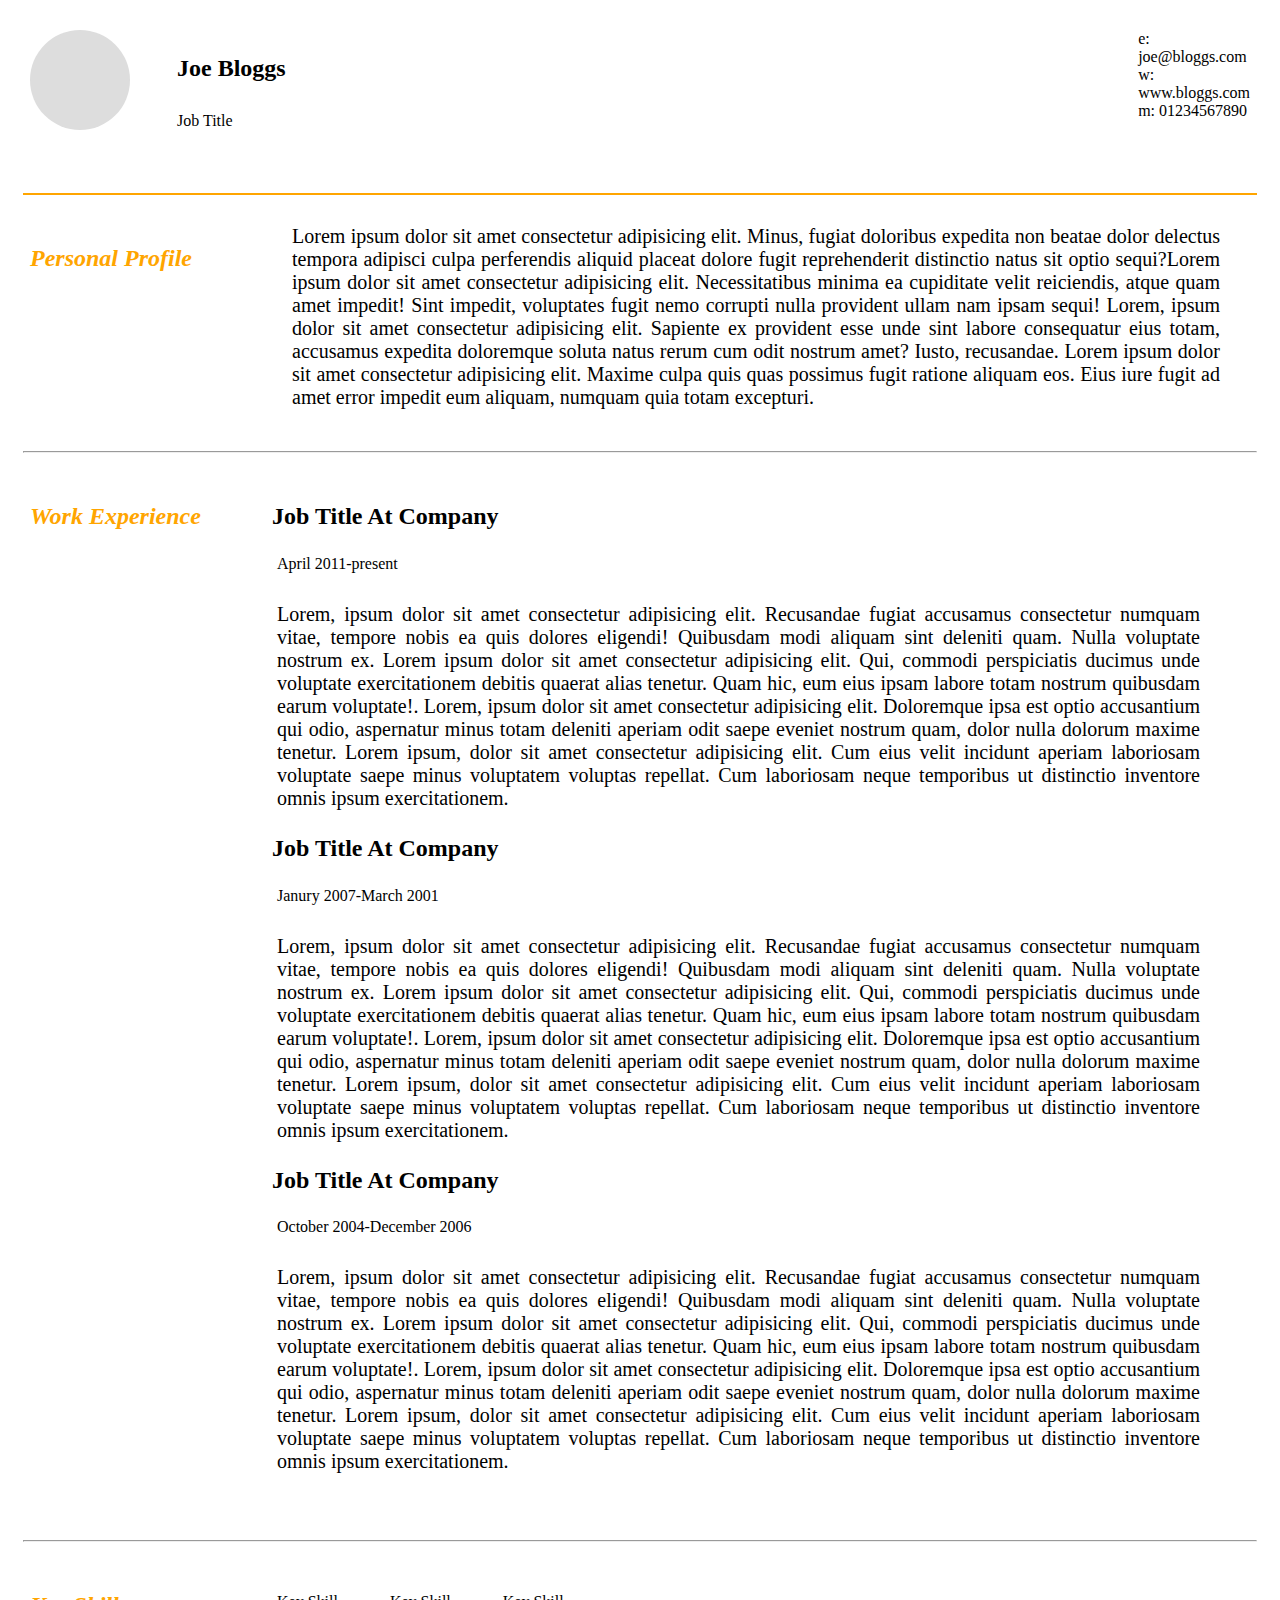
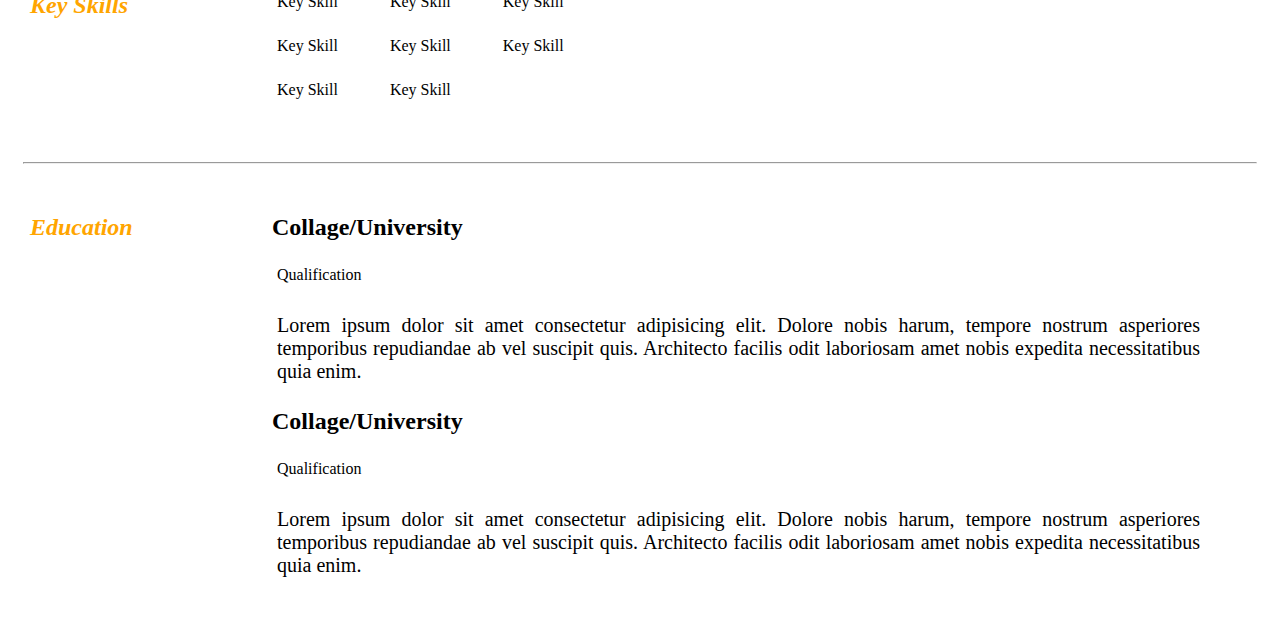
<file: task_two/cv.html>
<!DOCTYPE html>
<html lang="en">
<head>
    <meta charset="UTF-8">
    <meta name="viewport" content="width=device-width, initial-scale=1.0">
    <link rel="stylesheet" href="cv_style.css">
    <title>cv</title>
</head>
<body>
    <table>
        <tr>
            <td class="profile">
                <div class="img"></div>
            </td>
            <td width="79%">
                <div class="info">
                    <h2>Joe Bloggs</h2>
                    <p>Job Title</p>
                </div>
            </td>
            <td class="contact-info" >
                <span>e: joe@bloggs.com</span>
                <span>w: www.bloggs.com</span>
                <span>m: 01234567890</span>
            </td>
        </tr>
    </table>
    <hr color="orange">
    <table>
        <tr>
            <td>
                <div class="personal">
                    <h2>Personal Profile</h2>
                </div>
            </td>
            <td class="personal-info">Lorem ipsum dolor sit amet consectetur adipisicing elit. Minus, fugiat doloribus expedita non beatae dolor delectus tempora adipisci culpa perferendis aliquid placeat dolore fugit reprehenderit distinctio natus sit optio sequi?Lorem ipsum dolor sit amet consectetur adipisicing elit. Necessitatibus minima ea cupiditate velit reiciendis, atque quam amet impedit! Sint impedit, voluptates fugit nemo corrupti nulla provident ullam nam ipsam sequi! Lorem, ipsum dolor sit amet consectetur adipisicing elit. Sapiente ex provident esse unde sint labore consequatur eius totam, accusamus expedita doloremque soluta natus rerum cum odit nostrum amet? Iusto, recusandae. Lorem ipsum dolor sit amet consectetur adipisicing elit. Maxime culpa quis quas possimus fugit ratione aliquam eos. Eius iure fugit ad amet error impedit eum aliquam, numquam quia totam excepturi.</td>
        </tr>
    </table>
    <hr>
    <table>
        <tr>
            <td class="personal">
                <h2>Work Experience</h2>
            </td>
            <td >
                <h2>Job Title At Company</h2>
                <p>April 2011-present</p>
                <p class="personal-info">Lorem, ipsum dolor sit amet consectetur adipisicing elit. Recusandae fugiat accusamus consectetur numquam vitae, tempore nobis ea quis dolores eligendi! Quibusdam modi aliquam sint deleniti quam. Nulla voluptate nostrum ex. Lorem ipsum dolor sit amet consectetur adipisicing elit. Qui, commodi perspiciatis ducimus unde voluptate exercitationem debitis quaerat alias tenetur. Quam hic, eum eius ipsam labore totam nostrum quibusdam earum voluptate!. Lorem, ipsum dolor sit amet consectetur adipisicing elit. Doloremque ipsa est optio accusantium qui odio, aspernatur minus totam deleniti aperiam odit saepe eveniet nostrum quam, dolor nulla dolorum maxime tenetur. Lorem ipsum, dolor sit amet consectetur adipisicing elit. Cum eius velit incidunt aperiam laboriosam voluptate saepe minus voluptatem voluptas repellat. Cum laboriosam neque temporibus ut distinctio inventore omnis ipsum exercitationem.<br></p>
                <h2>Job Title At Company</h2>
                <p>Janury 2007-March 2001</p>
                <p class="personal-info">Lorem, ipsum dolor sit amet consectetur adipisicing elit. Recusandae fugiat accusamus consectetur numquam vitae, tempore nobis ea quis dolores eligendi! Quibusdam modi aliquam sint deleniti quam. Nulla voluptate nostrum ex. Lorem ipsum dolor sit amet consectetur adipisicing elit. Qui, commodi perspiciatis ducimus unde voluptate exercitationem debitis quaerat alias tenetur. Quam hic, eum eius ipsam labore totam nostrum quibusdam earum voluptate!. Lorem, ipsum dolor sit amet consectetur adipisicing elit. Doloremque ipsa est optio accusantium qui odio, aspernatur minus totam deleniti aperiam odit saepe eveniet nostrum quam, dolor nulla dolorum maxime tenetur. Lorem ipsum, dolor sit amet consectetur adipisicing elit. Cum eius velit incidunt aperiam laboriosam voluptate saepe minus voluptatem voluptas repellat. Cum laboriosam neque temporibus ut distinctio inventore omnis ipsum exercitationem.<br></p>
                <h2>Job Title At Company</h2>
                <p>October 2004-December 2006</p>
                <p class="personal-info">Lorem, ipsum dolor sit amet consectetur adipisicing elit. Recusandae fugiat accusamus consectetur numquam vitae, tempore nobis ea quis dolores eligendi! Quibusdam modi aliquam sint deleniti quam. Nulla voluptate nostrum ex. Lorem ipsum dolor sit amet consectetur adipisicing elit. Qui, commodi perspiciatis ducimus unde voluptate exercitationem debitis quaerat alias tenetur. Quam hic, eum eius ipsam labore totam nostrum quibusdam earum voluptate!. Lorem, ipsum dolor sit amet consectetur adipisicing elit. Doloremque ipsa est optio accusantium qui odio, aspernatur minus totam deleniti aperiam odit saepe eveniet nostrum quam, dolor nulla dolorum maxime tenetur. Lorem ipsum, dolor sit amet consectetur adipisicing elit. Cum eius velit incidunt aperiam laboriosam voluptate saepe minus voluptatem voluptas repellat. Cum laboriosam neque temporibus ut distinctio inventore omnis ipsum exercitationem.<br></p>
            </td>
        </tr>
    </table>
    <hr>
    <table>
        <tr>
            <td class="personal">
                <h2>Key Skills</h2>
            </td>
            <td>
                <p>Key Skill</p>
                <p>Key Skill</p>
                <p>Key Skill</p>

            </td>
            <td>
                <p>Key Skill</p>
                <p>Key Skill</p>
                <p>Key Skill</p>
            </td>
            <td>
                <p>Key Skill</p>
                <p>Key Skill</p>
                
            </td>
        </tr>
    </table>
    <hr>
    <table>
        <tr>
            <td class="personal">
            <h2>Education</h2>
            </td>
            <td>
                <h2>Collage/University</h2>
                <p>Qualification</p>
                <p class="personal-info">Lorem ipsum dolor sit amet consectetur adipisicing elit. Dolore nobis harum, tempore nostrum asperiores temporibus repudiandae ab vel suscipit quis. Architecto facilis odit laboriosam amet nobis expedita necessitatibus quia enim.<br></p>
                <h2>Collage/University</h2>
                <p>Qualification</p>
                <p class="personal-info">Lorem ipsum dolor sit amet consectetur adipisicing elit. Dolore nobis harum, tempore nostrum asperiores temporibus repudiandae ab vel suscipit quis. Architecto facilis odit laboriosam amet nobis expedita necessitatibus quia enim.<br></p>
            
            </td>
        </tr>
    </table>
</body>
</html>
</file>
<file: app/css/style.css>
*{
    padding: 0;
    margin: 0;
    box-sizing: border-box;
    font-family: "Nunito Sans", sans-serif;
    font-weight: 700;
}
.main-color{ color: #0F0049; }
.secondary-color{ color: #F63A61; }
.main-bg{ background-color: #0A85EA; }
.secondry-bg{background-color: #F63A61; }
.text-white{ color: white;}
.text-dark{ color:black;}
.text-right{ text-align: right;}
.text-center{ text-align: center;}
.text-end{ text-align: end;}
.valign-center{ vertical-align: middle;}
.inline-block, .nav-items, .nav-item, nav li{ 
    display: inline-block;
    vertical-align: middle;
}
a{ text-decoration: none;}
.rounded{ border-radius: 50% }
.container{ width: 90%; margin: 0 auto;}
.container-fluid{ width:100%}
.col-25{ width: calc(100% / 4 - 0.5%)}
.col-50{ width: calc(100% / 2 - 0.5%)}
.col-30{ width : calc(100% / 3 )}
.px-3{ padding-left:3%; padding-right: 3%;}
.nav-link{ font-size: 1.15rem;}
.py-3{ padding-top: 3%;padding-bottom: 3%;}
.btn-primary{ border-radius: 20px; padding: 10px 20px;}
.text-muted{ color: #111827;
    font-weight: 400;}
#hero-text h2{
    font-size: xx-large;
    width: 50%;
    margin-left: auto;
    margin: 0 auto;
    padding-bottom: 2%;
}
.no-border{ border: none;}
#hero-text form{
    margin: 3% auto;
    box-shadow: 0px 0px 10px #eee;
    width: 40%;
    border-radius: 25px;
    padding: 0.2% 0%
}
.dash-board{
    width:50%;
    margin: 30px auto ;
}
.dash-board img{
    width: 100%;
}
.info{
    width: 100%;
    padding: 3%;
}
.sites{
    display: inline-block;
    padding-top: 3%;
    padding-left: 10%;
}
body{
    height: 4000px;
}
.about-company {
    background-color: #007bff;
    color: #fff;
    padding: 60px;
    width: 100%;
    height:65rem;
}
.div1{
    display: inline-block;
    width: 30%;
    height: 30%;
    padding-top: 50px;
    font-size: 25px;
    vertical-align: top;
    margin:20px ;
    padding-bottom: 5%;
}
.div2{
    vertical-align: top;
    display: inline-block;
    width: 50%;
    padding-top: 50px;
    margin-top: 25px;
    margin-left: 10%;

}
.about-company .container {
    margin-top: 50px;
    width: 70%;
    margin-left: 15%;
    margin-right: 15%;
}
.about-company p {
    font-size: 13px;
    margin-bottom: 15px;
}
.learn-more{
    font-size: 15px;
    color: white;
}
.image{
    margin-top: 50px;
    width: 70%;
    margin-left: 15%;
    margin-right: 15%;
}
.about-company .team-image {
    width: fit-content;
}

.achievements {
    padding: 50px 0;
    background-color: #fff;
}

.achievements .container {
    max-width: 1200px;
}

.achievements h2 {
    margin-top: 15px;
    width: 100%;
    font-size: 40px;
    margin-bottom: 40px;
    text-align: center;
}
.stat {
    vertical-align: top;
    padding: 15px;
    background-color:#f9f9f9;
    border-radius: 10px;
    display: inline-block;
    width: 15rem;
    height: 15rem;
    margin: 20px;
}
.stats{
    margin-left: 4%;
}

.stat img {
    max-width: 50px;
    margin-bottom: 10px;
}

.stat h3 {
    font-size: 24px;
    padding: 5px;
}
.stat p {
    font-size: 12px
}
.started .container{
    background-color:  #007bff;
    color: white;
    height: 24rem;
    width: 70%;
    border-radius: 10px;
    text-align: center;
    padding: 25px;
    margin-top: 20px;
}
.description h2{
    margin-top: 5%;
   font-size: 50px;
   font-weight: 500px;
    
}
.description p{
    width: 50%;
    margin-left: 25%;
    margin-right: 25%;
    margin-bottom: 5%;
    font-size: 12px;
    font-weight: lighter;

}
.form{
    /* padding-right: 20px; */
    margin-left: 30%;
    width: 40%;
    background-color: white;
    border-radius: 25px;
    height: 50px;
    text-align: start;
    
}
.form .button{
    margin-top: 5px;
    margin-left: 22%;

}
</file>
<file: Rivo-site/style.css>
body{
    height: 6000px;
}
.main-color{
    color: #224F34
}
.secondary-color{
    color:#267D49;

}
.poppins-font{
    font-family: "Poppins", sans-serif;
}
.Roboto-Slab-font{
    font-family: "Roboto Slab", serif;
}
.home{
    background-color: #C2EFD4;
    width: 100%;
    height: 56em;
    position: relative;
}
.navbar-brand{
    font-family: "Abril Fatface", serif !important;
    font-size: 30px;
    font-weight: bold;
    margin-left: 8%;
}
.navbar>.container{justify-content: space-between;}
.navbar-nav{
    margin-right:8rem !important;
    font-size: 16px;
    font-weight: 500;
    --bs-nav-link-padding-y:0 !important;
    align-items: center;
}
.navbar-nav a{color: #224F34 !important;}
.navbar-collapse{
    flex-grow: 0;
}
.c1{margin-left: 20%;}
.login{
    text-decoration: none; 
    border: 2px solid #224F34 ;
    padding: 8px 30px;
}
.hero{
    width: 40%;
    margin: 4% 8%;
    font-family: "Rufina", serif;
    font-size: 80px;
    font-weight: 700;
}
.hero .p1{
    width: 70%;
    font-size: 20px;
    font-weight: 500;
    line-height: 2.1;
}
._a{
    text-decoration: none;
    color: white;
    background-color: #224F34;
    font-size: 18px;
    padding: 1.2rem 3.2rem;
    font-weight: 400;
    border-radius: 3px;
}
.img{
    position: absolute;
    background-color:#6BC785;
    height: 35.2rem;
    width: 28rem;
    top: 18%;
    right: 9%;
    border-radius: 25% 10% 25% 12% ;
}
.selling{
    margin-top: 8%;
    font-family: "Roboto Slab", serif;
    font-size: 54px;
    font-weight: 500;
}
.p2{
    font-size: 22px;
    font-weight: 500;
}
.card1{
    width: 370px;
    height: 600px;
    margin: 2%;
}
.card-img{
    width: 100%;
    height: 480px;
}
.card-img img{
    height: 100%;
}
.description{
    font-size: 18px;
    font-weight: 600;
}
.info{
    font-size: 20px;
    font-weight: 500;
}
.star{
    color: gold;
}
.button a{
    padding-top: 5rem;
    text-decoration: none;
    border: 2px solid #224F34;
    padding: 0.6% 3%;
    font-size: 22px;
    font-weight: 500;
    border-radius: 4px;
}
.card2{
    width: 270px;
    height: 310px;
    margin: 0 2%;
}
.card2 .card-img{
    width: 270px;
    height: 285px;
}
.second-nav a{
    text-decoration: none;
    margin: 0 3%;
    color:#454545;
    font-family: "Poppins", sans-serif;
    font-weight: 500;
}
.second-nav a:hover , a:active {
    text-decoration: underline;
    color: #224F34;
    text-underline-offset: 5px;
}
.price{
    font-size: 18px;
    font-weight: 500;
}
.rate{
    font-size: 18px;
    font-weight: 500;
}
.products{
    row-gap: 10rem;
}
.offer{
    margin-top: 17%;
    background-color:#C2EFD4;
    height: 33rem;
    margin-bottom: 8%;
}
.offer img{
    margin-left: 5rem;
    height: 33rem;
}
.offer-des{
    margin-top: 6%;
    margin-left:15% ;
    margin-right: 12%;
    line-height: 2;
}
.d1{
    font-size: 46px;
    font-family: "Roboto Slab", serif;
    font-weight: 700;
}
.date{
    width: 5rem;
    height: 5.4rem;
    background-color: white;
    border-radius: 4px;
    padding: 15px 0;
    margin-bottom: 6%;
}
.date h4{
    font-size: 30px;
    font-weight: 600;
    margin: 0;
}
.date p{
    font-size: 16px;
    font-weight: 500;
}
.designers h3{
    font-size: 45px;
    font-weight: 500;
    font-family: "Roboto Slab", serif;
}
.designer h4{
    font-size: 30px;
    font-weight: 600;
}
.designer-p{
    font-size: 18px;
    font-weight: 500;
}
.feed-backs{margin-top: 15%;}
.feed-backs h3{
    font-family: "Roboto Slab", serif;
    font-size: 50px;
    font-weight: 500;

}
.feed-backs-container{
    margin-bottom: 30px;
    gap: 20px;
}
.feedback-card {
    background-color: white;
    border-radius: 10px;
    box-shadow: 0 4px 8px rgba(0, 0, 0, 0.1);
    width: 26.5rem;
    padding: 20px;
    text-align: left;
}
.feedback-card .quote {
    font-family: "Abril Fatface";
    font-size: 60px;
    font-weight: 600;
}
.feedback-card h3 {
    font-family: "Roboto Serif", serif;
    font-size: 22px;
    font-weight: 600;
}
.feedback-card p {
    font-size: 16px;
    color:#6F6F6F;
    margin-top: 10px;
    font-weight: 500;
}
.feedback-card.active {
    background-color: #C2EFD4;
}
.feedback-card.active p {
    color: #224F34;
}
.feedback-navigation {
    margin-top: 7rem;
    display: flex;
    justify-content: center;
    gap: 20px;
    margin-bottom: 14%;
}

.feedback-navigation button {

    width: 38px;
    background-color: white;
    border: none;
    border-radius: 5px;
    box-shadow: 0 2px 3px rgba(0, 0, 0, 0.1);
    color: #224F34;
    font-size: 22px;
}

.feedback-navigation button:hover {
    background-color: #C2EFD4;
    color: #224F34;
}
footer{
    height: 35rem;
    background-color: #224F34;
}
footer section{
    vertical-align: top;
    width: 90%;
    margin-left: 5%;
    margin-right: 5%;
}
footer .brand{
    padding: 7%  7%;
    font-family: "Abril Fatface", serif
}

footer .brand h4{
    font-family: "Abril Fatface", serif;
    font-weight: 400;
    font-size: 50px;
}
footer a{
    text-decoration: none;
    color: #C2EFD4;
}
.shop{
    padding: 8.5% 7%;
    line-height: 2.5;
}
.a-size{font-size: 20; font-weight: 500;}
.category-size{font-size: 22px; font-weight: 500;}
.input{padding: 8.5% 5%;}
.btn{
    background-color:#A3F3BE!important;
    color: #224F34 !important;
    border-radius: 0 !important;
    font-weight: 500 !important;
}
.form-control{
    background-color: #224F34 !important;
    width: 17rem !important;
    height: 3rem !important;
    border-radius: 3px !important;
    border: 2px solid #A3F3BE!important;
}
.form-control::placeholder{
    color: white;
}
.line{
    width: 64rem;
    height: 2px;
    margin-left: 2%;
    background-color: #A3F3BE;
}
.footer-line {
    width: 90%;
    margin-left: 10%;
}
.footer-line .about{padding:0  20px;}
</file>
<file: task4/style.css>
*{
    margin: 0;
    padding: 0;
}
.home{
    width: 100%;
    height: 100vh;
    background-image: url(https://kellymcphail.com/wp-content/uploads/2023/03/KMCPHAIL35179-Edit-2.jpg);
    position: relative;
    background-repeat: no-repeat;
    background-size: cover;
}
.color{
    width: 100%;
    height: 100%;
    background-color: black;
    opacity: 0.5;
}
.container{
    position: absolute;
    width: 100%;
    top: 4%;
    color: white;
    display: flex;
    list-style: none;
    text-align: center;
    vertical-align: top;
}
.items{
    list-style: none;
    display: flex;
    width: 40%;
    text-align: center;
    margin-left: 9%;
}
.logo{
    margin-left: 13%;
}
.item{
    padding: 0 5%;
}
.nav-buttons{
    background-color: rgb(0, 157, 255);
    border-radius: 5px;
    padding: 5%;
}
a{
    color: white;
    text-decoration: none;
}
.buttons{
    width: 20%;
    margin: 0 2%;
}
.item2{
    margin: 0 10%;
}

span {
  content: "\2192";
}
.text{
    width: 40%;
    font-size: 35px;
    margin-left: 28%;
    margin-top: 15%;
}
p{
    width: 70%;
    margin-top: 2%;
    font-size: 16px;
    margin-left: 17%;
    text-align: center;
}
.B1{
    background-color: rgb(0, 157, 255);
    padding: 2% 4%;
    border-radius: 20px;
    border: none;
    color: white;
}
.B2{
    opacity: 0.5;
    background-color: rgb(0, 0, 0);
    padding: 2% 4%;
    border-radius: 20px;
    color: white;
    border-color: white;
}
.boxs{
    display: flex;
    gap: 20px;
    position: absolute;
    top: 90%;
    margin: 0 20%;
}

.card {
    background-color: white;
    border-radius: 4px;
    box-shadow: 0 4px 8px rgba(0, 0, 0, 0.1);
    padding: 25px;
    width: 250px;
   
}
.boxs p{
    text-align: start;
    margin-left: 0;
    font-size: 16px;
    color: gray;
}
.boxs h3{
    font-size: 20px;
    font-weight: bolder;
}
.card3 {
    background-color: rgb(0, 157, 255);
    border-radius: 4px;
    box-shadow: 0 4px 8px rgba(0, 0, 0, 0.1);
    padding: 25px;
    width: 250px;
    color: white;
}
.card3 p{
    color: white;
}
</file>
<file: style.css>
h2{
    margin-left: 40%;
    margin-right: 40%;
    margin-top: 60px;
    color: white;
    font-weight: bold;
    font-size: 35px;
}
body{
    background-color:#00c3c6;
}
.contact-form{
    margin-top: 40px;
    padding: 20px;
    width: 40%;
    display: inline-block;
    width: 50%;
}
.contact-form input{
    margin: 10px;
    width: 340px;
    height: 30px;
    border-radius: 5px;
    padding: 3px;
    border-color: white;
}
#company{
    width: 150px;        
    border-radius: 8px; 

}
#phone{
    width: 150px;
}
#message{
    margin: 10px;
    height: 60px;
    width: 340px;
}
.contact-form button{
    margin-left: 200px;
    margin-top: 5px;
    background-color: rgb(240, 240, 6);
    width: 150px;
    height: 40px;
    padding: 5px;
    border-radius: 5px;
    border-color:rgb(240, 240, 6);
}
.info{
    display: inline-block;
    width: 40%;
    position: relative;
    bottom: 80px;
}
.info h3 {
    color: white;
    font-size: 20PX;
}
.info p {
    margin-bottom: 10px;
    font-size: 16px;
    line-height: 1.6;
    color: white;
}
.info ul{
    color: white;
}
</file>
<file: task_two/cv_style.css>
.img {
    width: 100px;
    height: 100px;
    border-radius: 50%;
    background-color: #ddd;
}
.info h2,p{
    padding: 5px;
}

.personal-info{
    text-align: justify;
    padding-right: 50px;
    font-size: 20px;

}
.personal{
    padding-right: 20px;
    color: orange;
    width: 200px;
    font-style: italic;
}
hr{
    margin-left: 15px;
    margin-right: 15px;
    margin-top: 20px;
}
td{
    vertical-align: top;
    padding: 20px;
}
</file>
<file: final-project/style.css>
:root {--primary-color:  #2657dd;--animate-duration: 1200ms;}
.divider {border-left: 1.5px solid #ffffff;  height: 100%;  margin: 0 10px; }
.arrow {border: solid black;border-width: 0 2px 2px 0;display: inline-block;padding: 3px;}
.down {transform: rotate(45deg);}
.nav-link {color: black; font-size: 15px !important;}
.nav-link:hover {color:var(--primary-color)}
.font-jose{font-family: "Josefin Sans", sans-serif;}
.font-open{font-family: "Open Sans", sans-serif;}
a{text-decoration: none;}
.carousel-item {
  height: 90vh;
  background-size: cover;
}
.carousel-indicators {
  position: absolute;
  top: 39%;
  left: 81%;
  display: flex;
  flex-direction: column;
}
.carousel-indicators button{
  width: 8px !important;
  height: 8px!important;
  background-color: rgba(255, 255, 255) !important;
  margin: 5px 0;
  opacity: 1 !important;
}
.carousel-indicators button:hover {
  width: 10px !important;
  height: 10px !important;
  border: 1px solid white !important;
  background-color: rgba(0, 0, 0, 0.5) !important; 
}
.carousel-indicators .active {
  width: 10px !important;
  height: 10px !important;
  border: 1px solid white !important;
  background-color: rgba(0, 0, 0, 0.5) !important;
}
.overlay {
  width: 100%;
  height: 100%;
  background-color: rgba(0, 0, 0, 0.8);
}
.slide-content h2{font-size: 60px !important; max-width: 100%;}
.slide-content  p{max-width: 600px; font-size: 18px;font-weight: 500; line-height: 24px;}
.btn-custom {
  position: relative;
  overflow: hidden;
  border: 2px solid #fff;
  margin: 10px;
  font-size: 20px;
  color: #fff;
  text-transform: capitalize;
  font-weight: 600;
  padding: 13px 13px;
  min-width: 195px;
  border-radius: 30px;
  font-weight: 500;
}
.btn-custom::before {
  content: '';
  position: absolute;
  width: 70%;
  height: 50%;
  background-color: rgba(255, 255, 255, 0.3);
  border-radius: 10%;
  left: -70%;
  transform: skewY(-30deg);
}
.btn-custom:hover::before {
  animation: slide 1.5s;
}
.btn-custom:hover,
.btn-custom.active {
  background-color: #0c65ed;
  border-color: #0c65ed;
  color: #fff;
}
@keyframes slide {
  0% {
    left: -70%;
  }
  50% {
    left: 100%;
  }
  100% {
    left: 100%;
    right: 0;
  }
}
.abt-p{
  line-height: 25px;
  font-size: 14px;
  font-weight: 500;
  padding-left: 12rem;
}
.about-details{
  height: 27.3rem;
  width: 22rem;
  position: absolute;
  top: 17rem;
  left: 3rem;
  border-radius: none !important;
}
.icon{
  border: none;
  padding:12px 12px;
  border-right: 2px solid gray;
  color: gray;
}
.counter{margin-top: 5%; height: 15rem; padding-top: 5rem;}
.counters{padding: 10px 18px; border-radius: 5px; font-size: 35px; }
.services{background-image: url(images/service-bg.jpg); height: 56rem;}
 .div1 {
  width: 380px;
  height: 250px;
  overflow: hidden; 
}
.div2 {
  top: 100%; 
  left: 0;
  width: 100%;
  height: 100%;
  padding: 20px;
  background-color: rgba(255, 255, 255, 1); 
  transition: transform 0.5s ease; 
  transform: translateY(0);}
.div1:hover .div2 {
  transform: translateY(-100%); 
}
.card-item{width: 22rem; height: 24rem;}
.card-item:hover{box-shadow: 0 4px 8px 0 rgba(0, 0, 0, 0.2), 0 6px 20px 0 rgba(0, 0, 0, 0.19);}
.overlay-img {
    width: 95%;
    height: 70px;
    background-color: rgba(0, 123, 255, 0.9);
    opacity: 0;
    transition: opacity 0.2s ease-in-out;
    top: 88%;
    left:49.5%;
    transform: translate(-50%, -50%);
}
.card-item:hover .overlay-img {
  opacity: 0.8;
}
.overlay-content h4{font-size: 12px;}
.team-member {
  width: 21rem;
  height: 25rem;
}
.team-info {
  left: 0;
  right: 0;
  top: 80%; 
  padding: 25px;
  transition: top 0.3s ease;
}
.team-member:hover .team-info {
  top: 50%;}
.team-info h5 {  font-size: 1.2em;}
.team-info p {
  font-size: 0.9em;
  color: #777;
}
.social-icons a {
  color: white;
  margin: 0 10px;
  padding: 3px;
  display: inline-block;
}
.social-icons a:hover {
  background-color: #0d6efd;
}
.p-card{
  padding: 1.5rem 0;
  width: 22rem;
  height: 43rem;
}
.subscribe{height: 15rem;}
.testimonial-card {
  border:1px solid #e0e0e0;
  padding: 20px;
}
.carousel-control-prev-icon,
.carousel-control-next-icon {
  border-radius: 20%;
}
.card{width: 20rem;height: 30rem;overflow: hidden;}
.con{width: 200px;height: 2px;margin:5px auto;overflow: hidden;}
.bottom-div {width: 100%;height: 100%;z-index: 1;}
.top-div {top: 0;left: -200px; height: 100%;width: 120%;transition: transform 0.3s ease; z-index: 2;}
.card:hover .top-div {transform: translateX(200px)}
.card img {transition: transform 0.5s ease;}
.card:hover img{transform: scale(1.1);}
.card:hover img{transform: scale(1.1);}
.card:hover .social{
  background-color: #0c65ed !important;
  color: white;}
.c-img{width: 15rem;}
.talk-us{height: 8rem; background-color: var(--primary-color);}
.footer{height: 20rem;}
.input-icons {width: 100%;}
.input-icons i {top: 1.5rem;position: absolute;}
.icon {min-width: 40px;}
.input-field {border: none;border-bottom: 1.5px solid rgb(146, 140, 140);}
.input-field:focus{outline: none;}
</file>
